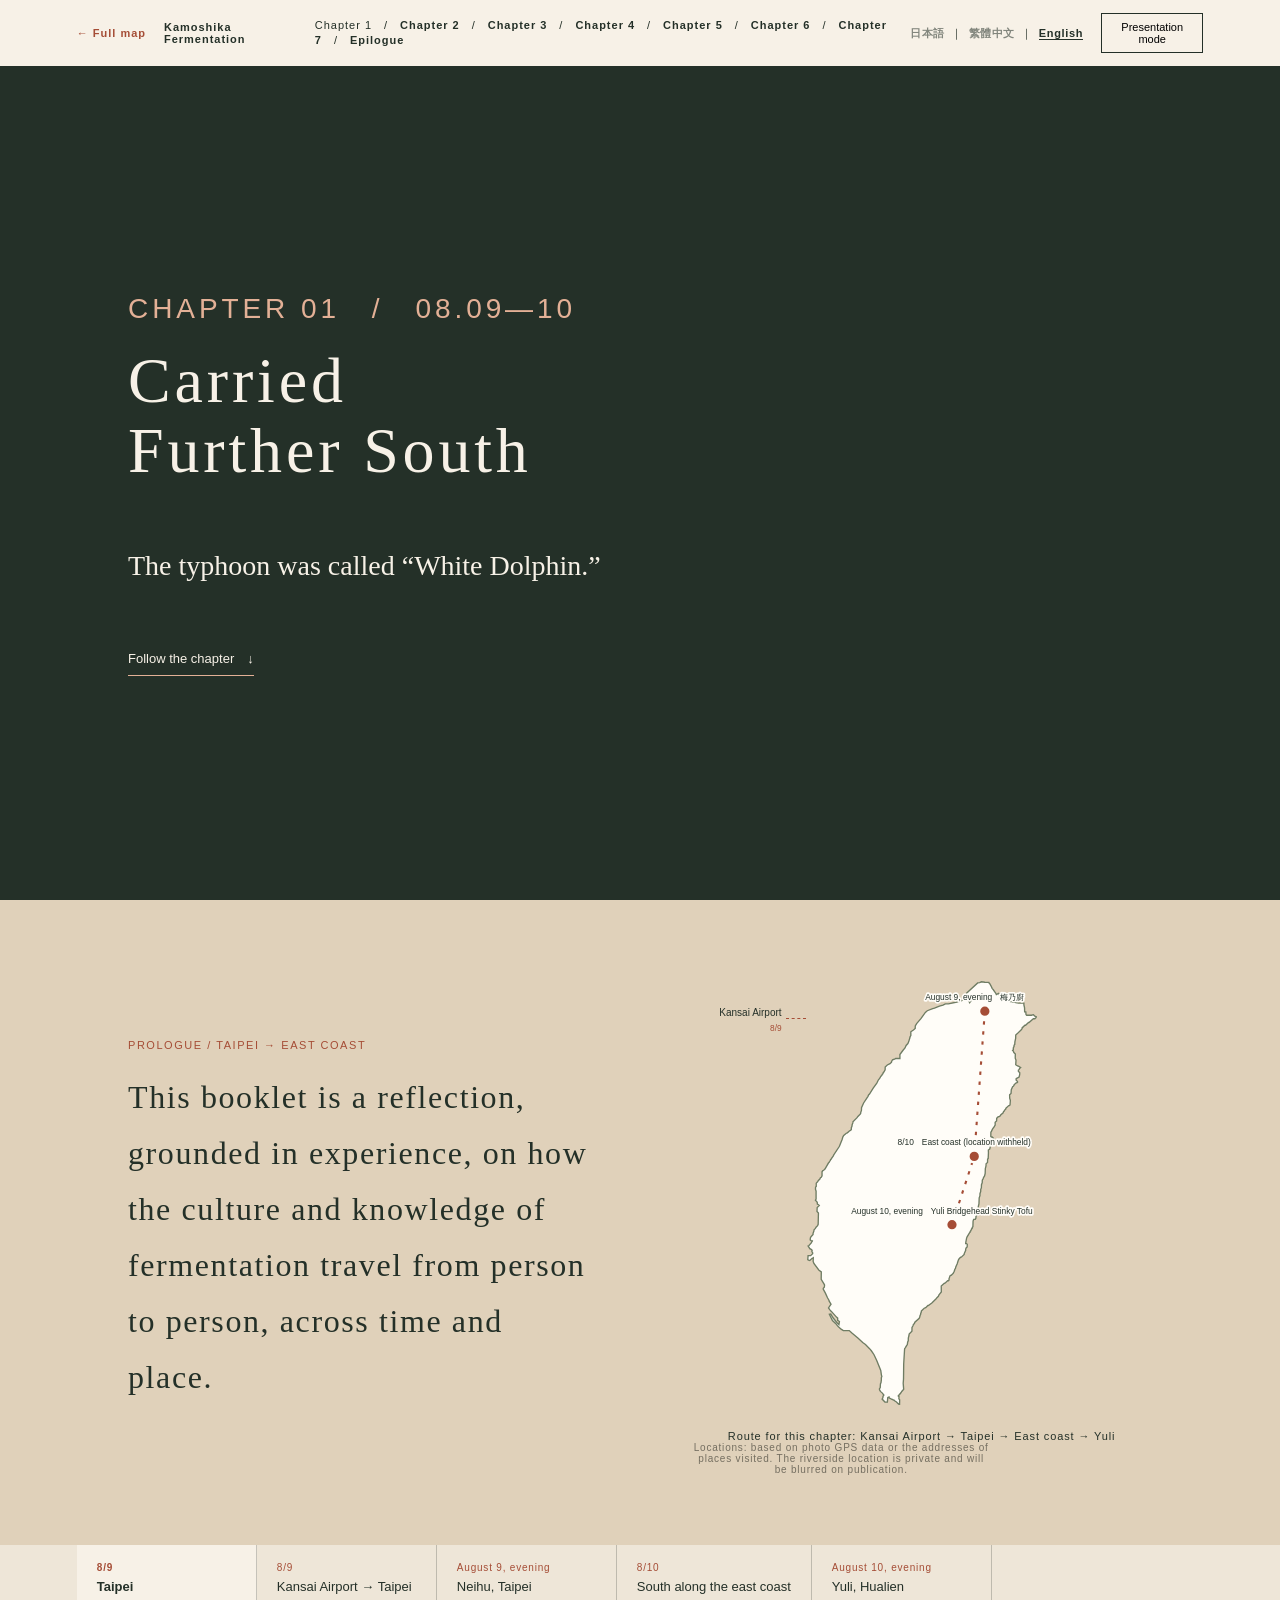
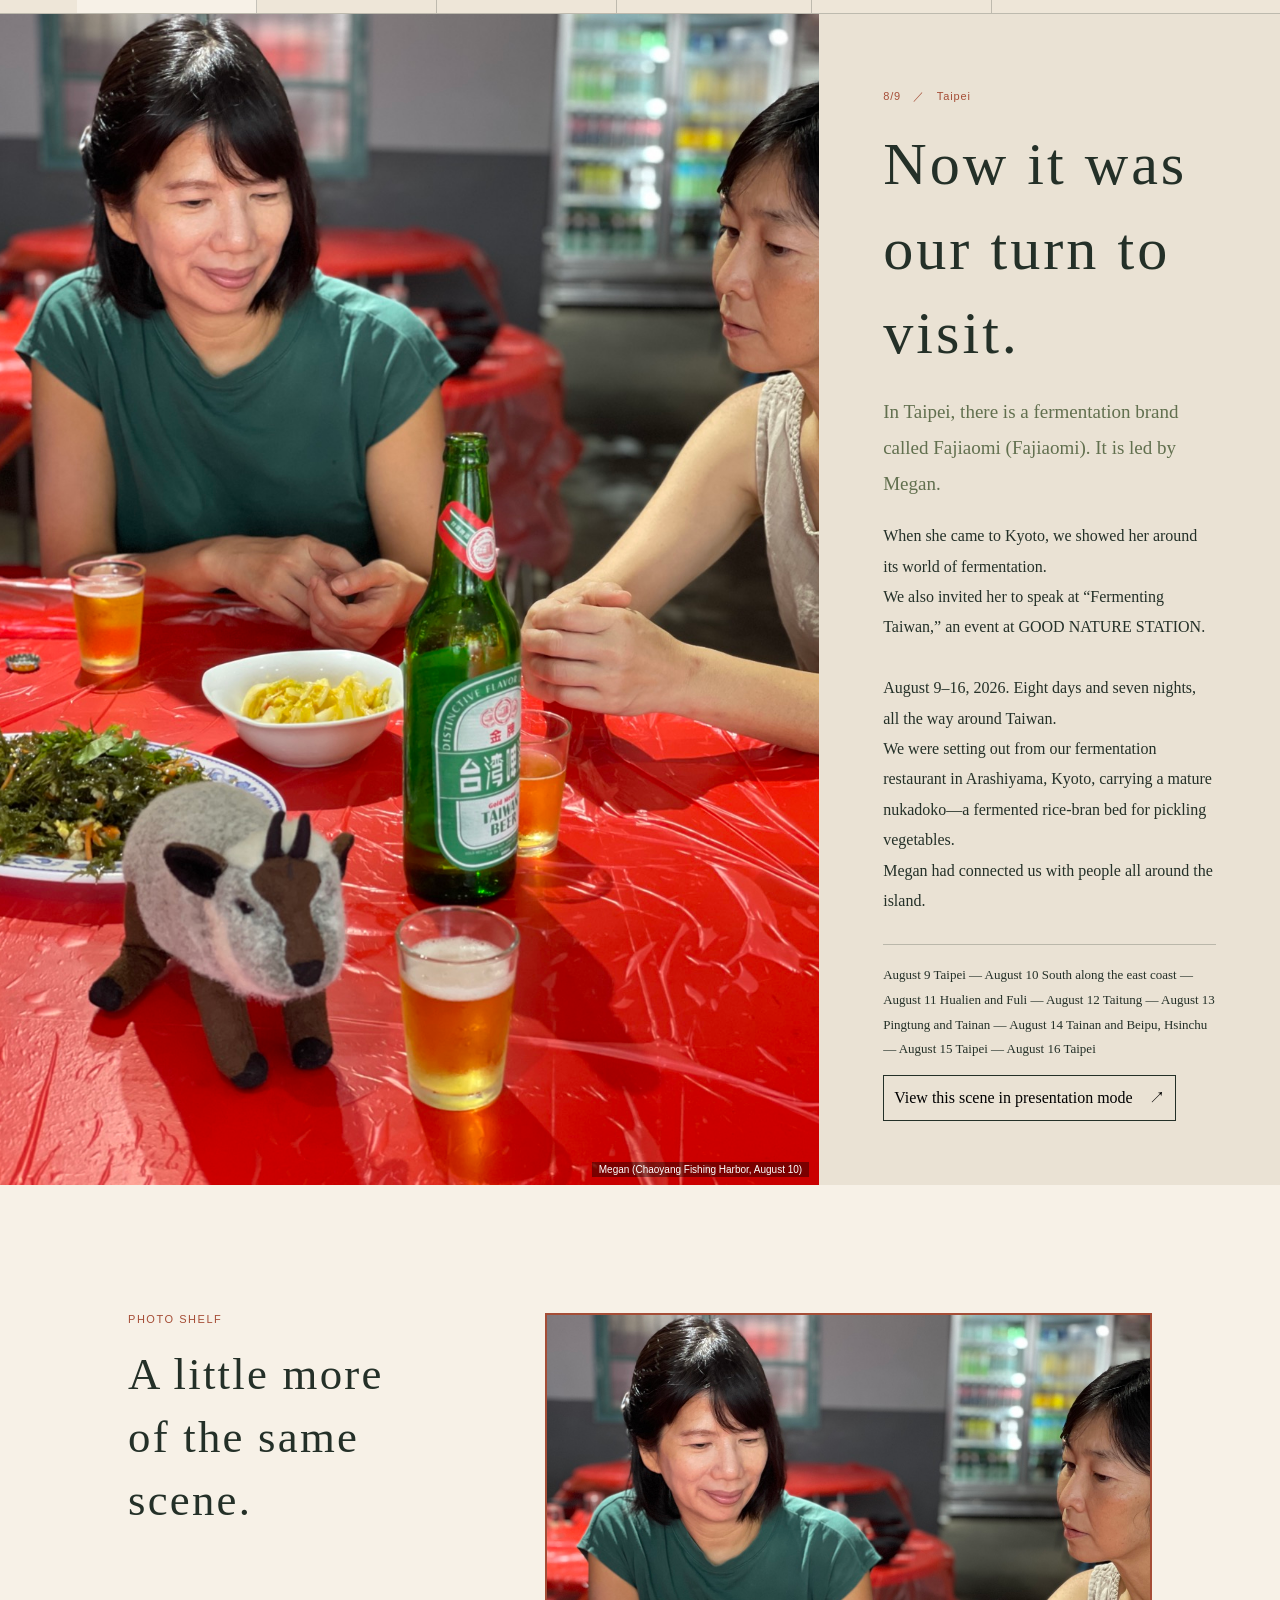
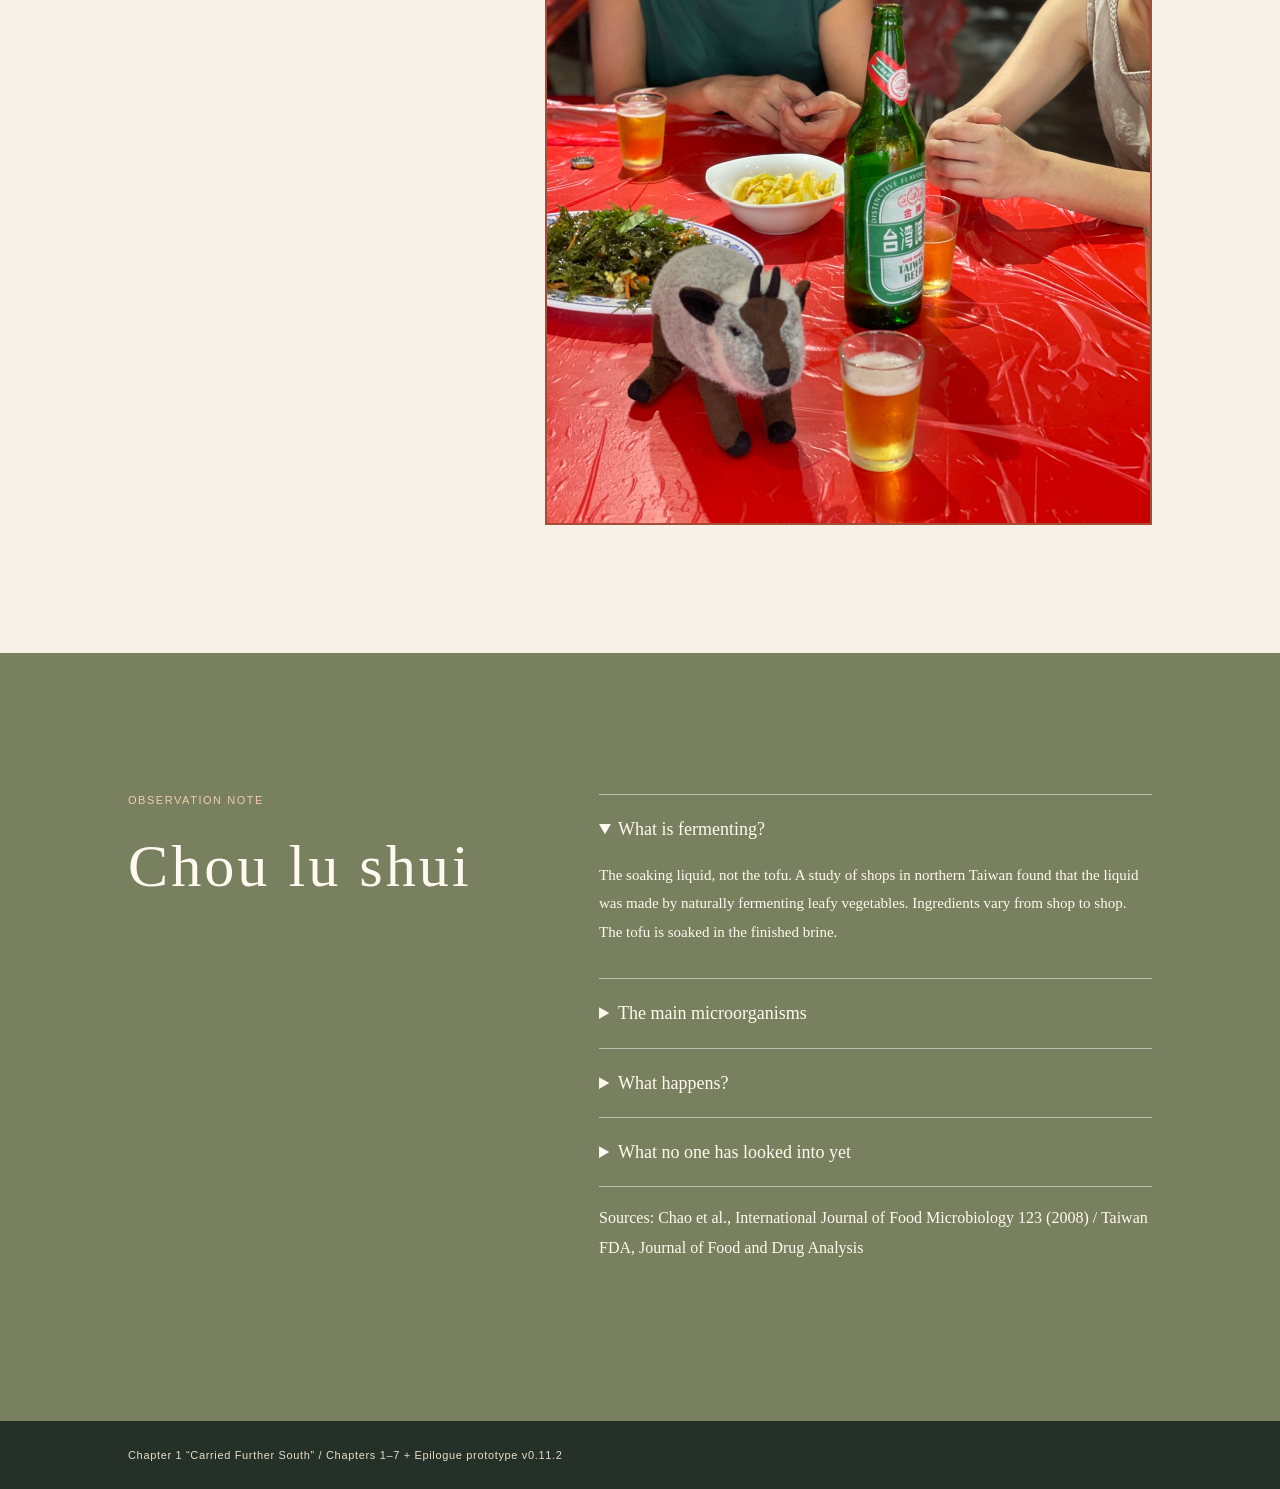
<file: index.html>
<!doctype html>
<html lang="ja">
<head>
  <meta charset="utf-8"><meta name="viewport" content="width=device-width,initial-scale=1">
  <title>第1章 南へ南へ運ばれていった｜台湾一周・発酵の旅</title>
  <link rel="stylesheet" href="styles.css"><style>.research-link[hidden]{display:none}.research-link{display:inline-block;margin-top:18px;padding-bottom:5px;border-bottom:1px solid #a54d36;color:#a54d36;font:12px "Hiragino Kaku Gothic ProN","Yu Gothic",sans-serif;letter-spacing:.05em;text-decoration:none}.note-anchor{display:block;position:relative;top:-20px}.route-map{min-height:365px}.map-canvas{position:relative;width:min(100%,252px);margin:0 auto}.map-canvas>img{display:block;width:100%;height:auto}.map-canvas>#route-overlay{position:absolute;inset:0;width:100%;height:100%;overflow:visible}.route-map .route-line{fill:none;stroke:#a54d36;stroke-width:2.5;stroke-dasharray:4 8}.route-map #route-points g{cursor:pointer}.route-map #route-points circle{fill:#a54d36;stroke:#fffdf8;stroke-width:3;transition:r .15s ease}.route-map #route-points g.active circle,.route-map #route-points g:focus circle{fill:#243028;r:10}.route-map #route-points text{fill:#243028;font:10px "Hiragino Kaku Gothic ProN","Yu Gothic",sans-serif;paint-order:stroke;stroke:#fffdf8;stroke-width:4;stroke-linejoin:round}.outside-start{position:absolute;top:8%;right:calc(100% + 14px);width:64px;color:#243028;font:10px/1.45 "Hiragino Kaku Gothic ProN","Yu Gothic",sans-serif;text-align:right}.outside-start:after{content:"";position:absolute;top:12px;left:calc(100% + 4px);width:20px;border-top:1px dashed #a54d36}.outside-start small{color:#a54d36}.route-map .route-caption{margin:14px 0 0;font-size:11px;letter-spacing:.08em;text-align:center}.route-source{margin:8px auto 0;max-width:300px;color:#756f61;font-size:10px;line-height:1.6;text-align:center}</style>
</head>
<body>
  <header class="header"><a href="journey-index.html">発酵食堂カモシカ</a><span>第1章　/　<a href="chapter-02.html">第2章</a>　/　<a href="chapter-03.html">第3章</a>　/　<a href="chapter-04.html">第4章</a>　/　<a href="chapter-05.html">第5章</a>　/　<a href="chapter-06.html">第6章</a>　/　<a href="chapter-07.html">第7章</a>　/　<a href="epilogue.html">終章</a></span><button id="present">発表モード</button></header>
  <main id="top">
    <section class="opening"><p class="eyebrow">CHAPTER 01　/　08.09—10</p><h1>南へ南へ<br>運ばれていった</h1><p>台風の名前は「白海豚」だった。</p><a href="#chapter">章をたどる　↓</a></section>
    <section class="chapter-intro" id="chapter"><div><p class="eyebrow">PROLOGUE / TAIPEI → EAST COAST</p><h2>この冊子は、発酵文化や知恵が、人から人へ、時間と場所を超えて渡っていく仕組みについての、体感的考察である。</h2></div><div class="route route-map" aria-label="第1章の旅程地図"><div class="map-canvas"><img src="images/taiwan-white-map.svg" alt="台湾本島の白地図"><svg id="route-overlay" viewBox="0 0 300 530" aria-hidden="true"><path class="route-line" id="route-line"></path><g id="route-points"></g></svg><span class="outside-start">関西空港<br><small>8/9</small></span></div><p class="route-caption">この章の旅程　関西空港 → 台北 → 東海岸 → 玉里</p><p class="route-source">地点：写真GPSまたは施設所在地に基づく。川辺は私的な位置情報として公開時にぼかす。</p></div></section>
    <nav class="moment-nav" id="moment-nav" aria-label="第1章の場面を選ぶ"></nav>
    <section class="moment" id="moment" aria-live="polite"><figure id="hero-photo"></figure><div class="moment-text"><p class="meta" id="meta"></p><h2 id="title"></h2><p class="lead" id="lead"></p><p id="text"></p><a class="research-link" id="research-link" href="#observation-note" hidden>臭豆腐の観察ノートをひらく　↓</a><p class="caption-note" id="caption-note"></p><button id="moment-present">この場面を発表モードで見る　↗</button></div></section>
    <section class="photo-shelf"><div><p class="eyebrow">PHOTO SHELF</p><h2>同じ場面を、<br>もう少し見る。</h2></div><div class="thumbnails" id="thumbnails" aria-label="写真を選ぶ"></div></section>
    <section class="note-section"><div class="note-heading"><p class="eyebrow">OBSERVATION NOTE</p><h2>臭滷水<br>発酵した漬け汁のこと</h2><p>旅の本文とは別に、事実と未解明なことを分けて残す。</p></div><div class="note-body"><details open><summary>何が発酵しているか</summary><p>臭豆腐用の「臭滷水」そのもの。研究には、葉野菜を自然発酵させた滷水や、複数の食材を含むモデル滷水がある。豆腐はこの発酵済み滷水に浸漬される。</p></details><details><summary>何が起きているか</summary><p>臭滷水には乳酸発酵だけでなく、タンパク質・含窒素化合物の分解が関わる。製法や微生物相は、原料・地域・製造所ごとに異なる。</p></details><details><summary>今回、わかっていないこと</summary><p>花蓮・玉里で食べた臭滷水そのものの微生物組成は測定していない。別地域の研究結果を、その店の菌としては扱わない。</p></details><details><summary>出典をひらく</summary><p>Chao et al., “Diversity of lactic acid bacteria in fermented brines used to make stinky tofu.” <em>International Journal of Food Microbiology</em> 123 (2008)。</p></details></div></section>
    <span id="observation-note" class="note-anchor" aria-hidden="true"></span>
  </main>
  <div class="presentation" id="presentation" hidden><button id="close-presentation">×　通常表示へ</button><button id="previous">←</button><figure id="presentation-photo"></figure><div><p id="presentation-meta"></p><h2 id="presentation-title"></h2><p id="presentation-text"></p></div><button id="next">→</button></div>
  <footer>第1章「南へ南へ運ばれていった」 / 第1—7章＋終章プロトタイプ v0.11.2</footer>
  <script src="chapter-data.js"></script><script src="gallery-extras.js"></script><script src="i18n/lang.js"></script><script src="script.js"></script><script src="v06-copy.js"></script>
</body>
</html>
</file>
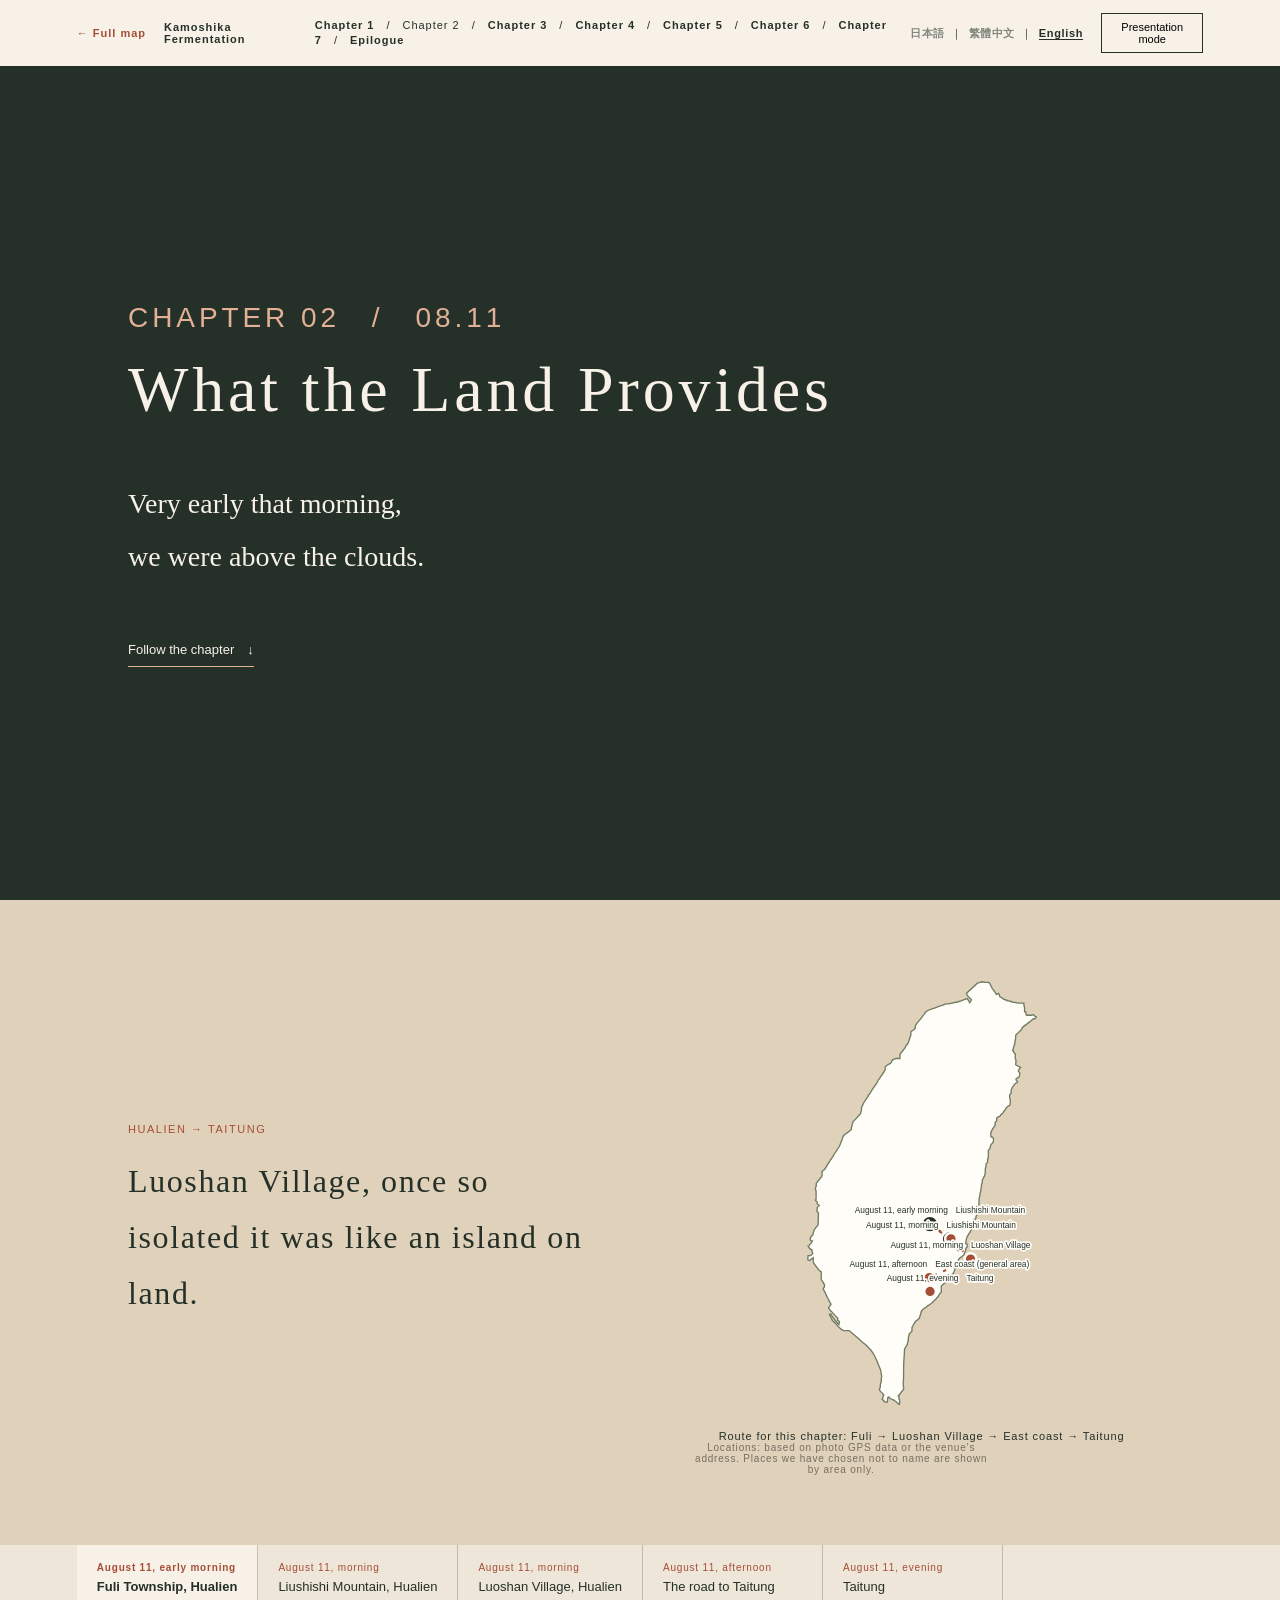
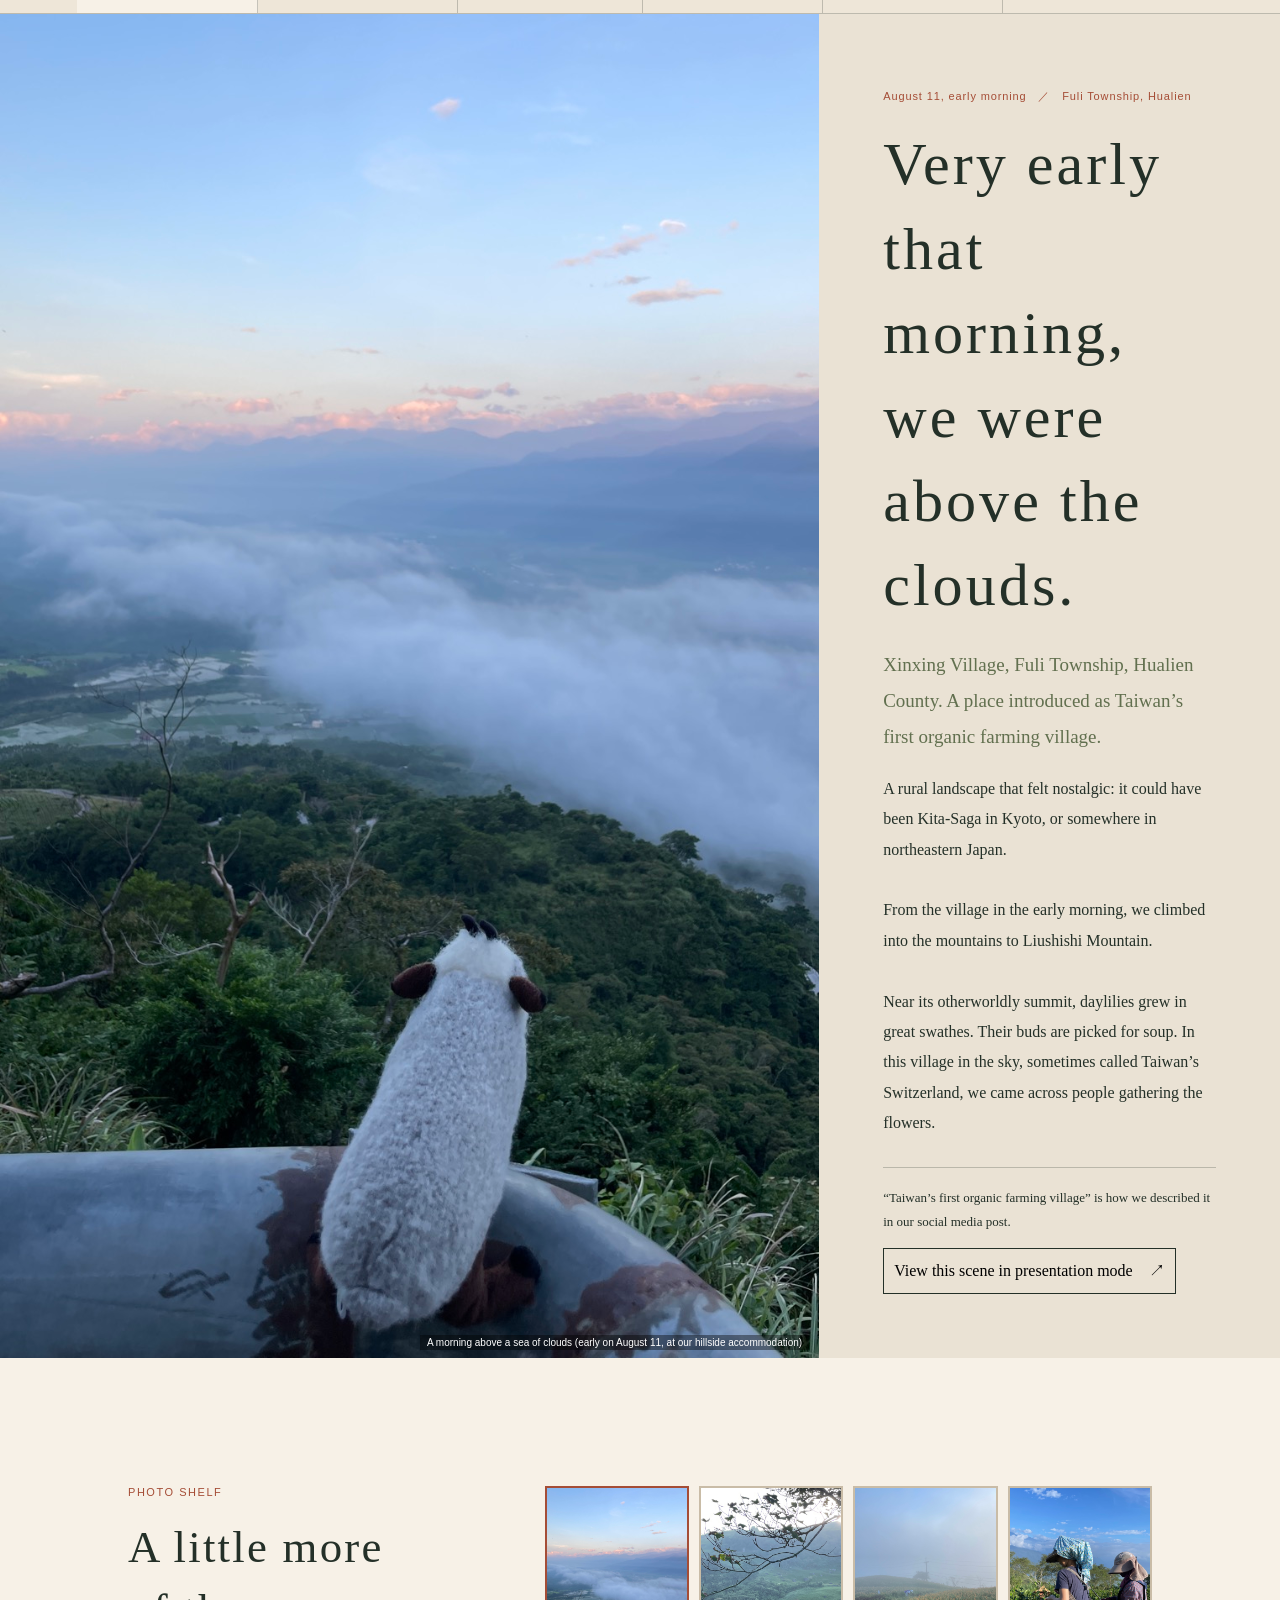
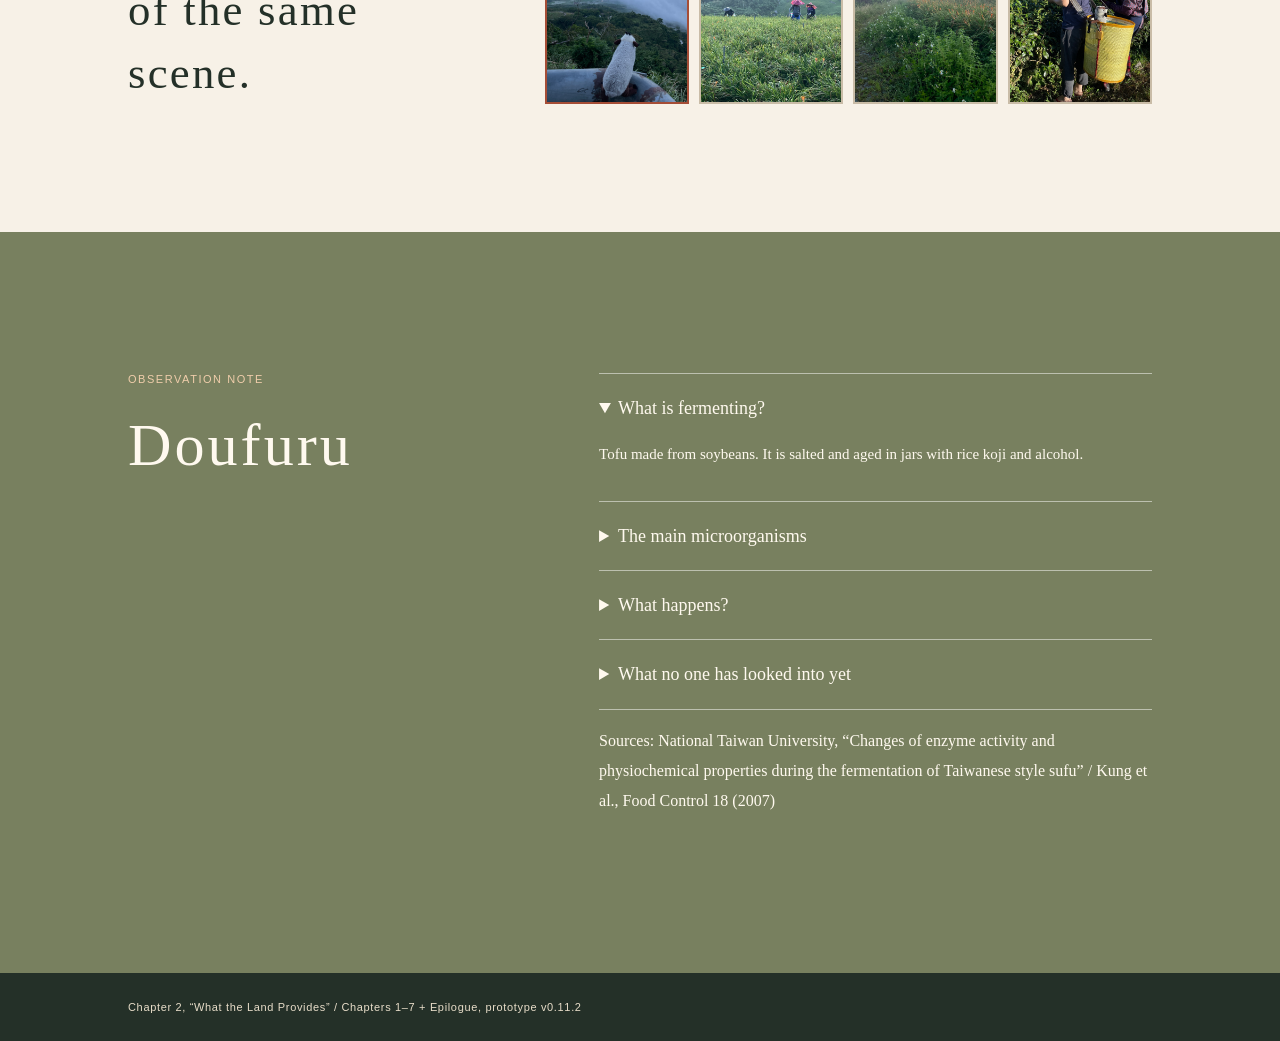
<file: chapter-02.html>
<!doctype html>
<html lang="ja">
<head>
  <meta charset="utf-8"><meta name="viewport" content="width=device-width,initial-scale=1">
  <title>第2章 土地にあるもので｜台湾一周・発酵の旅</title>
  <link rel="stylesheet" href="styles.css"><style>.research-link[hidden]{display:none}.research-link{display:inline-block;margin-top:18px;padding-bottom:5px;border-bottom:1px solid #a54d36;color:#a54d36;font:12px "Hiragino Kaku Gothic ProN","Yu Gothic",sans-serif;letter-spacing:.05em;text-decoration:none}.note-anchor{display:block;position:relative;top:-20px}.route-map{min-height:365px}.map-canvas{position:relative;width:min(100%,252px);margin:0 auto}.map-canvas>img{display:block;width:100%;height:auto}.map-canvas>#route-overlay{position:absolute;inset:0;width:100%;height:100%;overflow:visible}.route-map .route-line{fill:none;stroke:#a54d36;stroke-width:2.5;stroke-dasharray:4 8}.route-map #route-points g{cursor:pointer}.route-map #route-points circle{fill:#a54d36;stroke:#fffdf8;stroke-width:3;transition:r .15s ease}.route-map #route-points g.active circle,.route-map #route-points g:focus circle{fill:#243028;r:10}.route-map #route-points text{fill:#243028;font:10px "Hiragino Kaku Gothic ProN","Yu Gothic",sans-serif;paint-order:stroke;stroke:#fffdf8;stroke-width:4;stroke-linejoin:round}.outside-start{position:absolute;top:8%;right:calc(100% + 14px);width:64px;color:#243028;font:10px/1.45 "Hiragino Kaku Gothic ProN","Yu Gothic",sans-serif;text-align:right}.outside-start:after{content:"";position:absolute;top:12px;left:calc(100% + 4px);width:20px;border-top:1px dashed #a54d36}.outside-start small{color:#a54d36}.route-map .route-caption{margin:14px 0 0;font-size:11px;letter-spacing:.08em;text-align:center}.route-source{margin:8px auto 0;max-width:300px;color:#756f61;font-size:10px;line-height:1.6;text-align:center}</style>
</head>
<body>
  <header class="header"><a href="journey-index.html">発酵食堂カモシカ</a><span><a href="index.html">第1章</a>　/　第2章　/　<a href="chapter-03.html">第3章</a>　/　<a href="chapter-04.html">第4章</a>　/　<a href="chapter-05.html">第5章</a>　/　<a href="chapter-06.html">第6章</a>　/　<a href="chapter-07.html">第7章</a>　/　<a href="epilogue.html">終章</a></span><button id="present">発表モード</button></header>
  <main id="top">
    <section class="opening"><p class="eyebrow">CHAPTER 02　/　08.11</p><h1>土地にあるもので</h1><p>結構な早朝、<br>私たちは雲の上にいた。</p><a href="#chapter">章をたどる　↓</a></section>
    <section class="chapter-intro" id="chapter"><div><p class="eyebrow">HUALIEN → TAITUNG</p><h2>昔は陸の孤島だったという羅山村。</h2></div><div class="route route-map" aria-label="第2章の旅程地図"><div class="map-canvas"><img src="images/taiwan-white-map.svg" alt="台湾本島の白地図"><svg id="route-overlay" viewBox="0 0 300 530" aria-hidden="true"><path class="route-line" id="route-line"></path><g id="route-points"></g></svg></div><p class="route-caption">この章の旅程　富里 → 羅山村 → 東海岸 → 台東</p><p class="route-source">地点：写真GPSまたは施設所在地に基づく。非公開の訪問先は地域表示に留める。</p></div></section>
    <nav class="moment-nav" id="moment-nav" aria-label="第2章の場面を選ぶ"></nav>
    <section class="moment" id="moment" aria-live="polite"><figure id="hero-photo"></figure><div class="moment-text"><p class="meta" id="meta"></p><h2 id="title"></h2><p class="lead" id="lead"></p><p id="text"></p><a class="research-link" id="research-link" href="#observation-note" hidden>豆腐乳の観察ノートをひらく　↓</a><p class="caption-note" id="caption-note"></p><button id="moment-present">この場面を発表モードで見る　↗</button></div></section>
    <section class="photo-shelf"><div><p class="eyebrow">PHOTO SHELF</p><h2>同じ場面を、<br>もう少し見る。</h2></div><div class="thumbnails" id="thumbnails" aria-label="写真を選ぶ"></div></section>
    <section class="note-section"><div class="note-heading"><p class="eyebrow">OBSERVATION NOTE</p><h2>豆腐乳<br>豆腐が保存食になるまで</h2><p>旅の本文とは別に、事実と未解明なことを分けて残す。</p></div><div class="note-body"><details open><summary>何が発酵しているか</summary><p>大豆から作った豆腐。塩漬けにし、米麹や酒と一緒に瓶で熟成させる。今回の現地例は、泥火山の水で固めた豆腐から始まる。</p></details><details><summary>何が起きているか</summary><p>麹の酵素が、豆腐のたんぱく質・脂肪・でんぷんをほどいていく。研究では遊離アミノ酸が増え、熟成とともにアルコールやエステルの香りも増える。</p></details><details><summary>今回、わかっていないこと</summary><p>泥火山由来の凝固剤を使った豆腐乳が、通常の豆腐乳と微生物や代謝でどう異なるかは、今回確認できていない。</p></details><details><summary>出典をひらく</summary><p>National Taiwan University, “Changes of enzyme activity and physiochemical properties during the fermentation of Taiwanese style sufu”／Kung et al., <em>Food Control</em> 18 (2007)。</p></details></div></section>
    <span id="observation-note" class="note-anchor" aria-hidden="true"></span>
  </main>
  <div class="presentation" id="presentation" hidden><button id="close-presentation">×　通常表示へ</button><button id="previous">←</button><figure id="presentation-photo"></figure><div><p id="presentation-meta"></p><h2 id="presentation-title"></h2><p id="presentation-text"></p></div><button id="next">→</button></div>
  <footer>第2章「土地にあるもので」 / 第1—7章＋終章プロトタイプ v0.11.2</footer>
  <script src="chapter-02-data.js"></script><script src="gallery-extras.js"></script><script src="i18n/lang.js"></script><script src="script.js"></script><script src="v06-copy.js"></script>
</body>
</html>
</file>
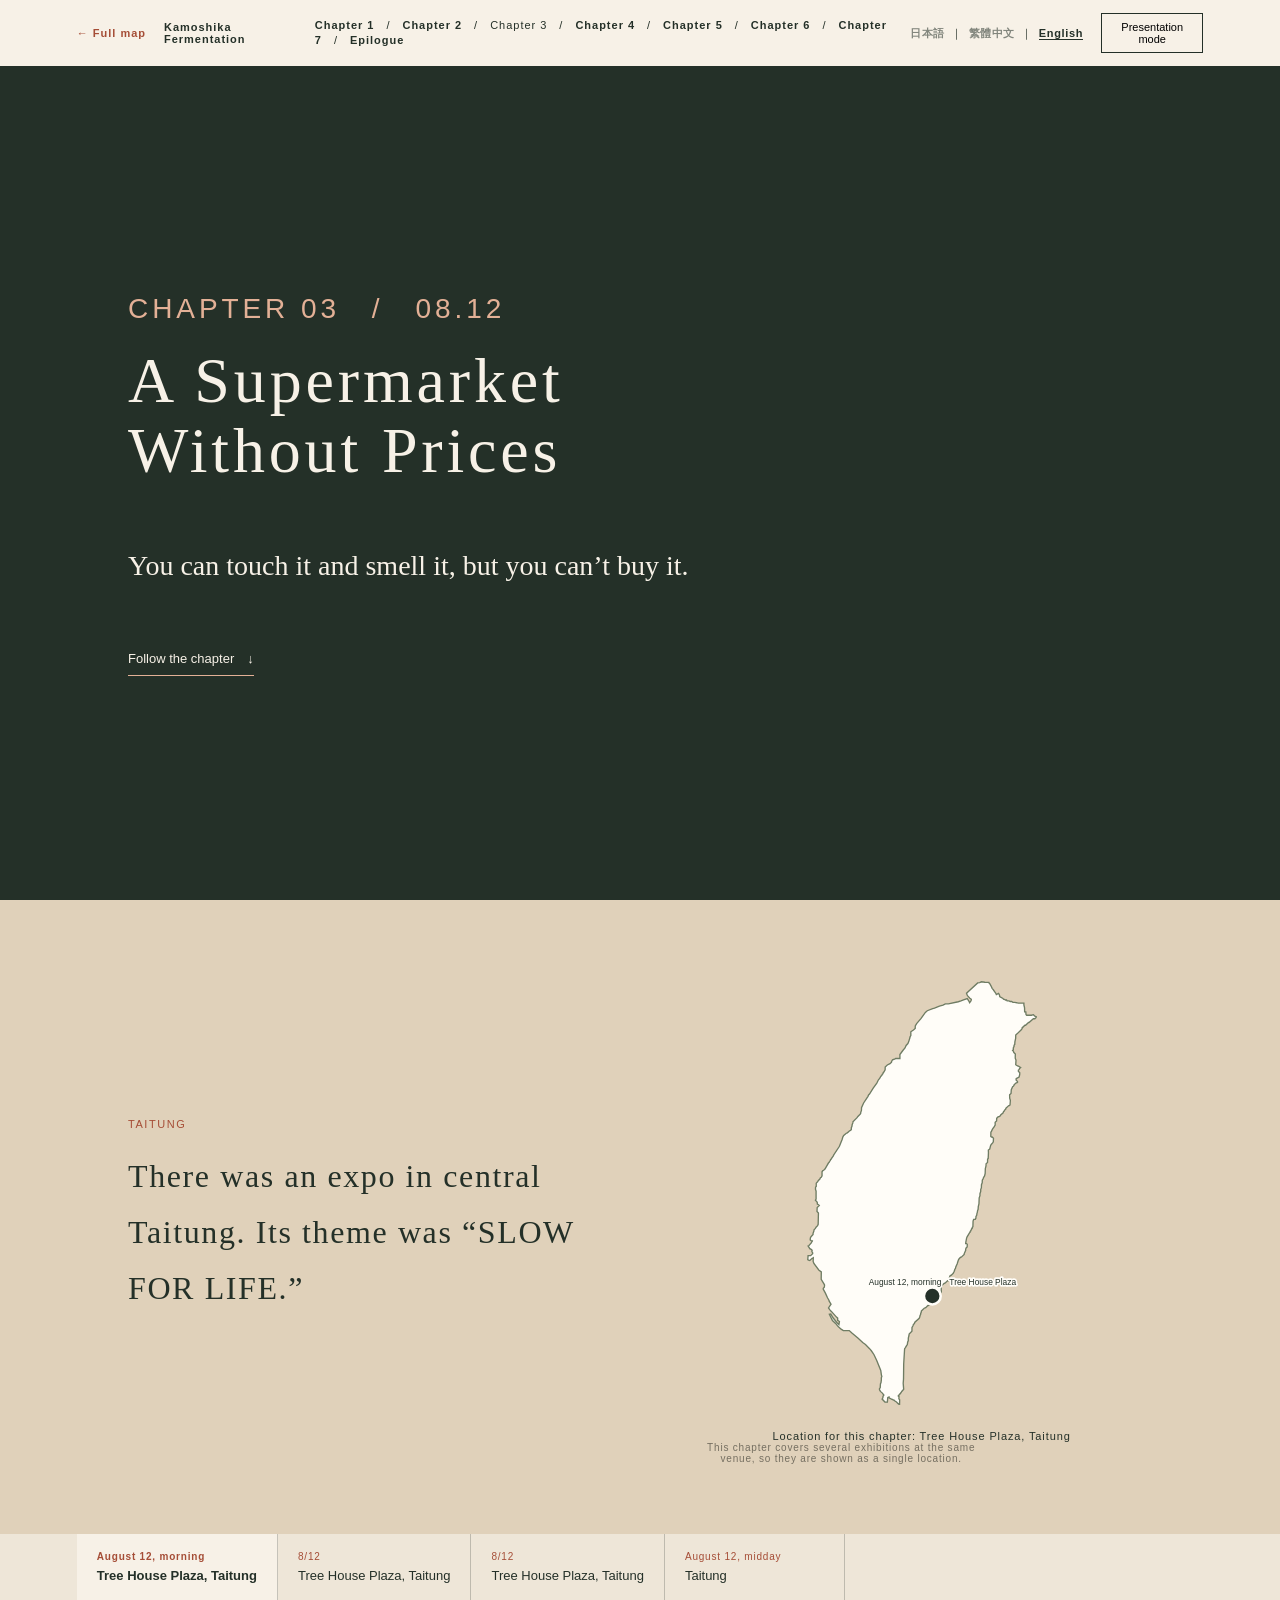
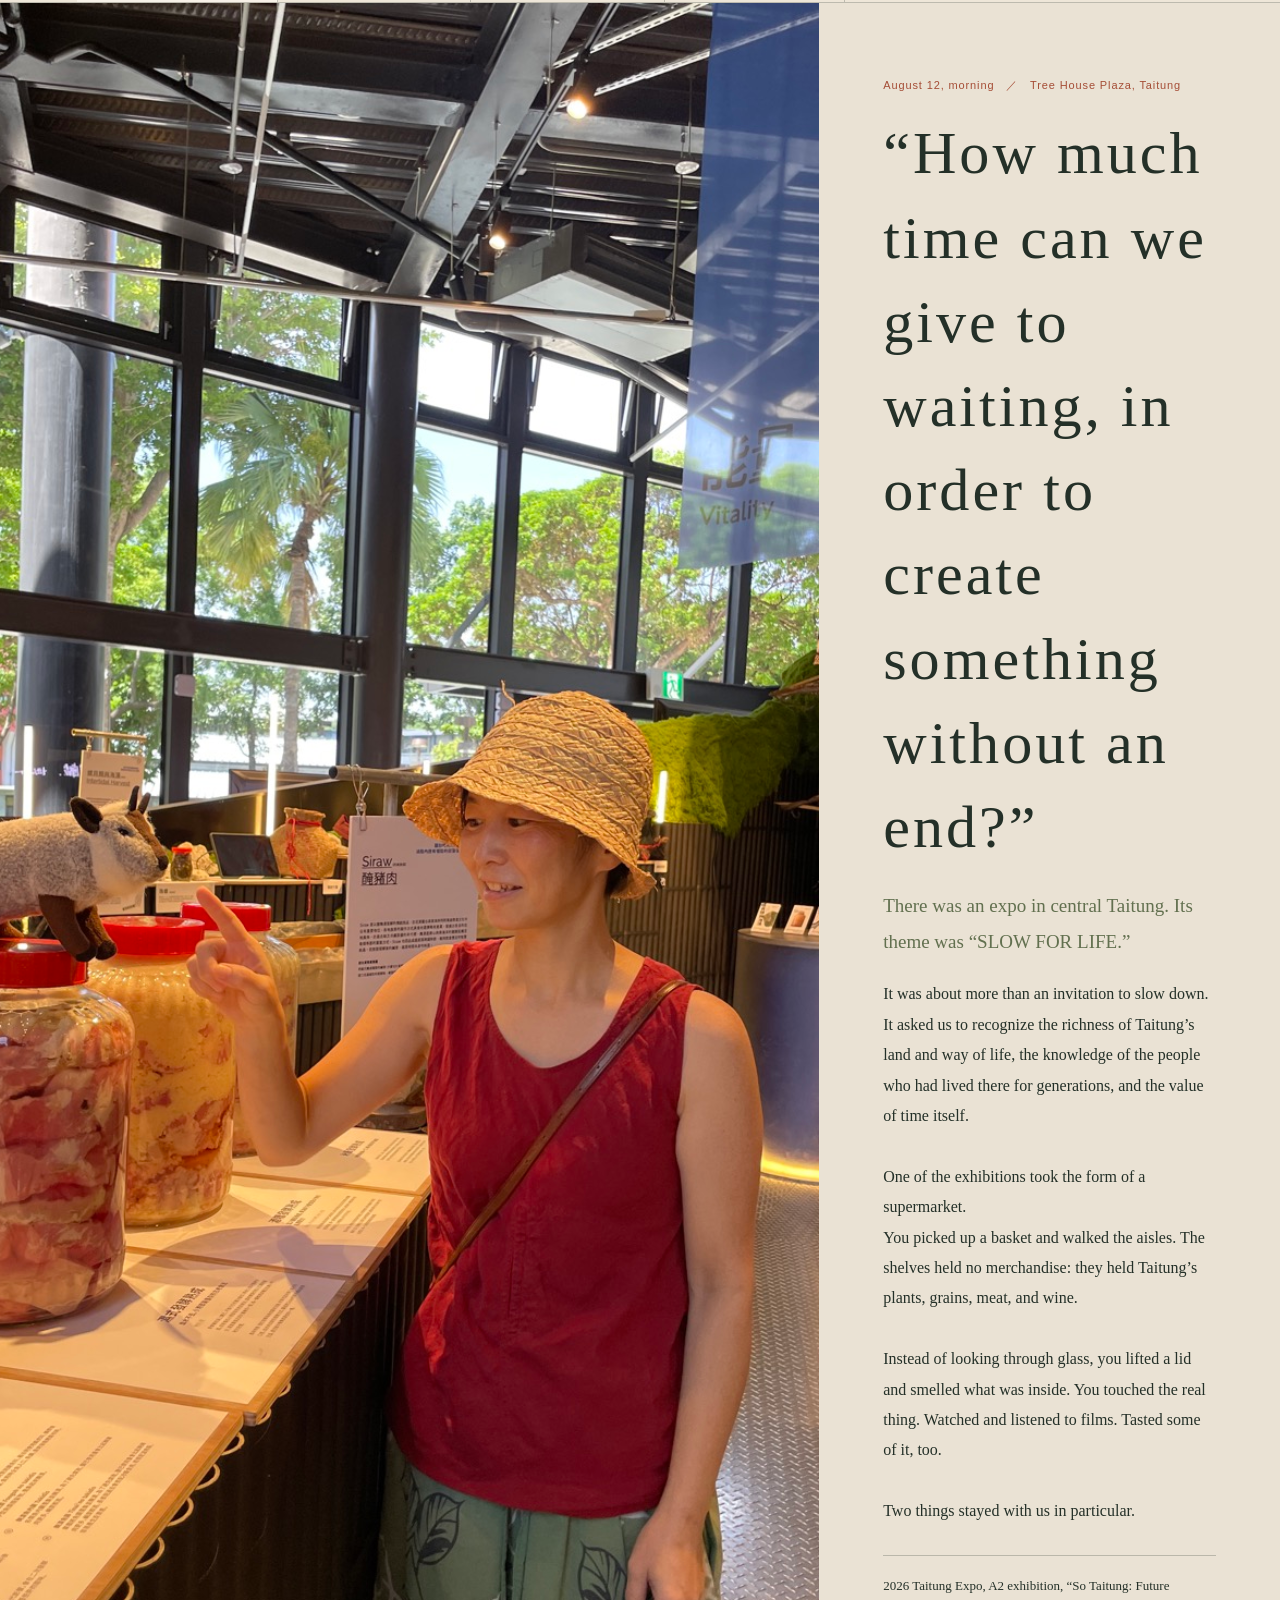
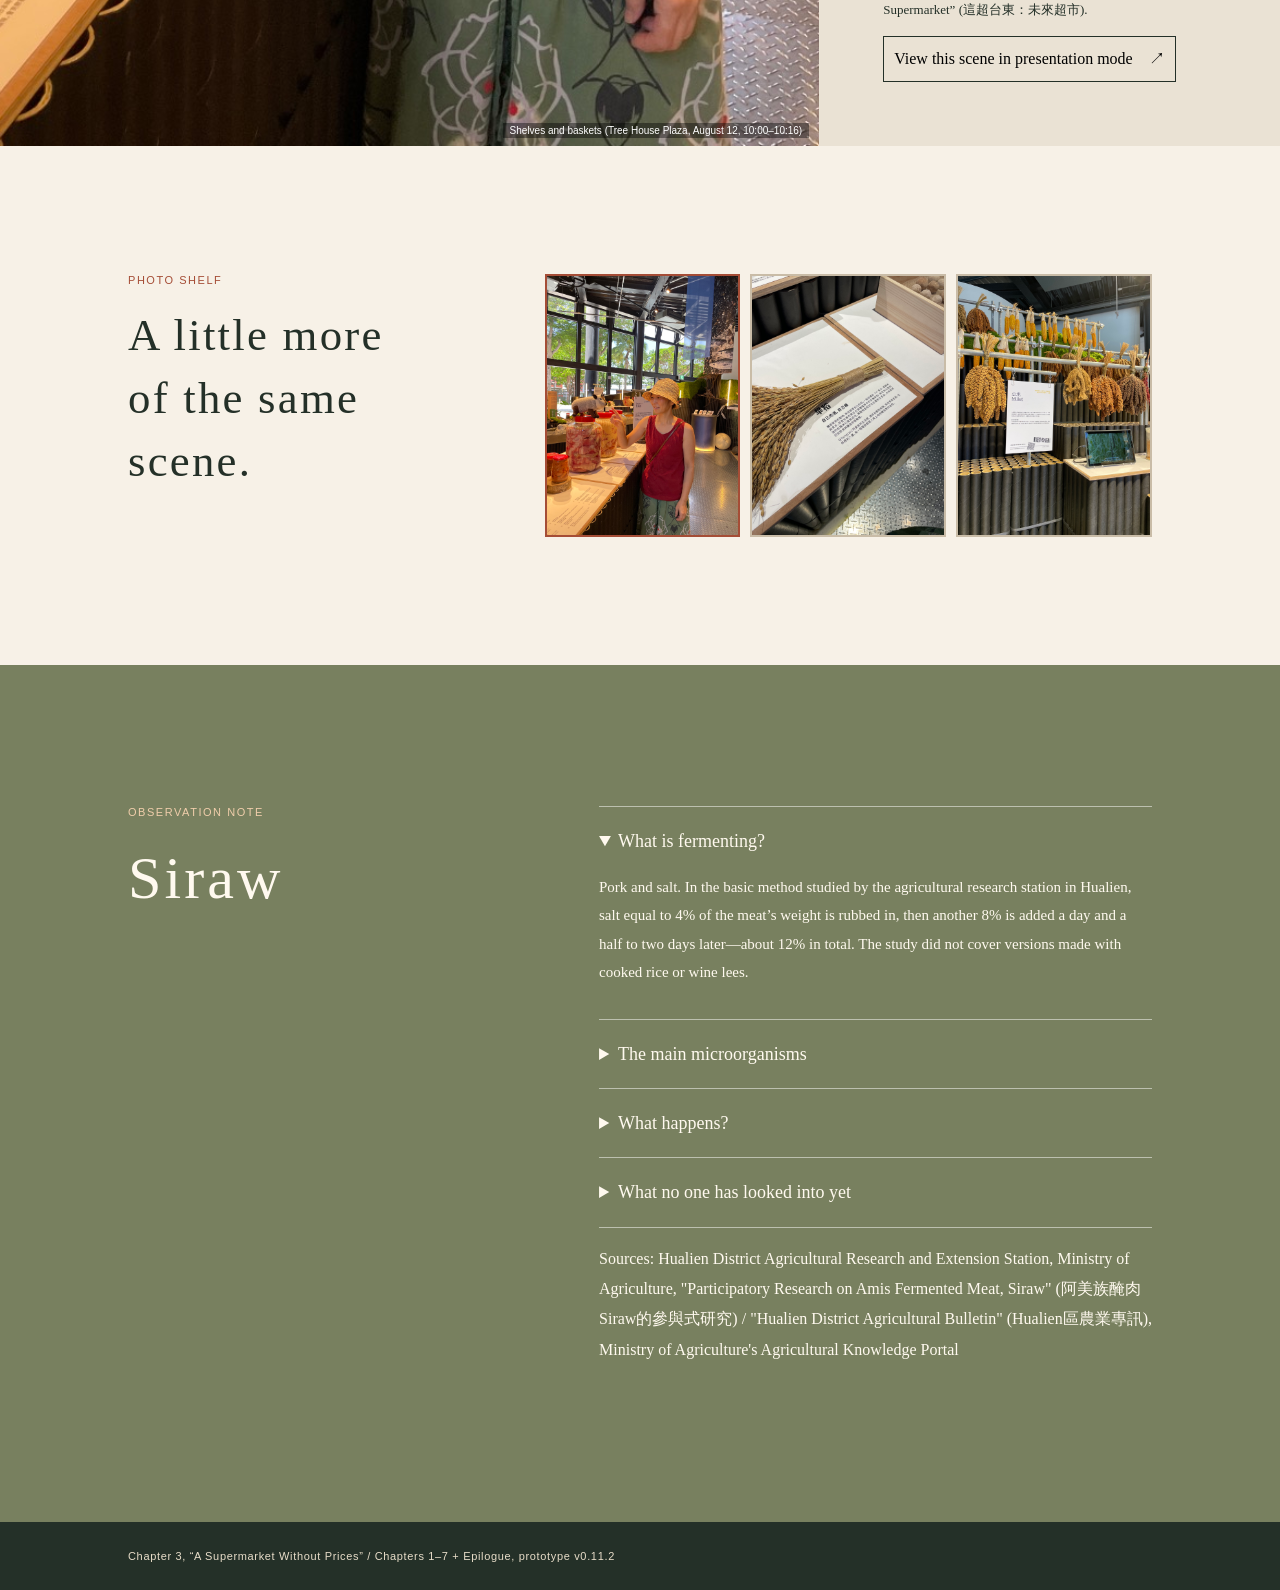
<file: chapter-03.html>
<!doctype html>
<html lang="ja">
<head>
  <meta charset="utf-8"><meta name="viewport" content="width=device-width,initial-scale=1">
  <title>第3章 値段のないスーパー｜台湾一周・発酵の旅</title>
  <link rel="stylesheet" href="styles.css"><style>.research-link[hidden]{display:none}.research-link{display:inline-block;margin-top:18px;padding-bottom:5px;border-bottom:1px solid #a54d36;color:#a54d36;font:12px "Hiragino Kaku Gothic ProN","Yu Gothic",sans-serif;letter-spacing:.05em;text-decoration:none}.note-anchor{display:block;position:relative;top:-20px}.route-map{min-height:365px}.map-canvas{position:relative;width:min(100%,252px);margin:0 auto}.map-canvas>img{display:block;width:100%;height:auto}.map-canvas>#route-overlay{position:absolute;inset:0;width:100%;height:100%;overflow:visible}.route-map .route-line{fill:none;stroke:#a54d36;stroke-width:2.5;stroke-dasharray:4 8}.route-map #route-points g{cursor:pointer}.route-map #route-points circle{fill:#a54d36;stroke:#fffdf8;stroke-width:3;transition:r .15s ease}.route-map #route-points g.active circle,.route-map #route-points g:focus circle{fill:#243028;r:10}.route-map #route-points text{fill:#243028;font:10px "Hiragino Kaku Gothic ProN","Yu Gothic",sans-serif;paint-order:stroke;stroke:#fffdf8;stroke-width:4;stroke-linejoin:round}.outside-start{position:absolute;top:8%;right:calc(100% + 14px);width:64px;color:#243028;font:10px/1.45 "Hiragino Kaku Gothic ProN","Yu Gothic",sans-serif;text-align:right}.outside-start:after{content:"";position:absolute;top:12px;left:calc(100% + 4px);width:20px;border-top:1px dashed #a54d36}.outside-start small{color:#a54d36}.route-map .route-caption{margin:14px 0 0;font-size:11px;letter-spacing:.08em;text-align:center}.route-source{margin:8px auto 0;max-width:300px;color:#756f61;font-size:10px;line-height:1.6;text-align:center}</style>
</head>
<body>
  <header class="header"><a href="journey-index.html">発酵食堂カモシカ</a><span><a href="index.html">第1章</a>　/　<a href="chapter-02.html">第2章</a>　/　第3章　/　<a href="chapter-04.html">第4章</a>　/　<a href="chapter-05.html">第5章</a>　/　<a href="chapter-06.html">第6章</a>　/　<a href="chapter-07.html">第7章</a>　/　<a href="epilogue.html">終章</a></span><button id="present">発表モード</button></header>
  <main id="top">
    <section class="opening"><p class="eyebrow">CHAPTER 03　/　08.12</p><h1>値段のない<br>スーパー</h1><p>触れて嗅げるけど、買えない。</p><a href="#chapter">章をたどる　↓</a></section>
    <section class="chapter-intro" id="chapter"><div><p class="eyebrow">TAITUNG</p><h2>台東の街中で、博覧会をやっていた。コンセプトは「SLOW FOR LIFE」。</h2></div><div class="route route-map" aria-label="第3章の旅程地図"><div class="map-canvas"><img src="images/taiwan-white-map.svg" alt="台湾本島の白地図"><svg id="route-overlay" viewBox="0 0 300 530" aria-hidden="true"><path class="route-line" id="route-line"></path><g id="route-points"></g></svg></div><p class="route-caption">この章の場所　台東・樹屋廣場</p><p class="route-source">同じ会場の複数の展示を訪ねた章のため、地点は一つにまとめて表示。</p></div></section>
    <nav class="moment-nav" id="moment-nav" aria-label="第3章の場面を選ぶ"></nav>
    <section class="moment" id="moment" aria-live="polite"><figure id="hero-photo"></figure><div class="moment-text"><p class="meta" id="meta"></p><h2 id="title"></h2><p class="lead" id="lead"></p><p id="text"></p><a class="research-link" id="research-link" href="#observation-note" hidden>Sirawの観察ノートをひらく　↓</a><p class="caption-note" id="caption-note"></p><button id="moment-present">この場面を発表モードで見る　↗</button></div></section>
    <section class="photo-shelf"><div><p class="eyebrow">PHOTO SHELF</p><h2>同じ場面を、<br>もう少し見る。</h2></div><div class="thumbnails" id="thumbnails" aria-label="写真を選ぶ"></div></section>
    <section class="note-section"><div class="note-heading"><p class="eyebrow">OBSERVATION NOTE</p><h2>Siraw<br>塩と時間でつくる肉の保存食</h2><p>旅の本文とは別に、事実と未解明なことを分けて残す。</p></div><div class="note-body"><details open><summary>何が発酵しているか</summary><p>豚肉と塩。花蓮の農業改良場が調べた基本型では、肉の重さの4%の塩をまぶし、一日半から二日後にさらに8%。米飯や酒粕を加える型は、この研究では扱われていない。</p></details><details><summary>主な微生物と、起きていること</summary><p>乳酸菌。農業改良場はSirawそのものを測り、乳酸菌の発酵であることを確かめている。塩が適量だと乳酸菌が増え、酸ができて、ほかの菌が抑えられる。ただし、公開資料から属名までは確認できない。</p></details><details><summary>まだ誰も見に行っていないこと</summary><p>塩だけ、肉汁を残す、ご飯を加える、酒粕を加える。四つの作り分けで、菌や味がどう変わるのか。比較した研究は、今回確認できていない。</p></details><details><summary>出典をひらく</summary><p>農業部花蓮區農業改良場「阿美族醃肉Siraw的參與式研究」／農業部・農業知識入口網「花蓮區農業專訊」。</p></details></div></section>
    <span id="observation-note" class="note-anchor" aria-hidden="true"></span>
  </main>
  <div class="presentation" id="presentation" hidden><button id="close-presentation">×　通常表示へ</button><button id="previous">←</button><figure id="presentation-photo"></figure><div><p id="presentation-meta"></p><h2 id="presentation-title"></h2><p id="presentation-text"></p></div><button id="next">→</button></div>
  <footer>第3章「値段のないスーパー」 / 第1—7章＋終章プロトタイプ v0.11.2</footer>
  <script src="chapter-03-data.js"></script><script src="gallery-extras.js"></script><script src="i18n/lang.js"></script><script src="script.js"></script><script src="v06-copy.js"></script>
</body>
</html>
</file>
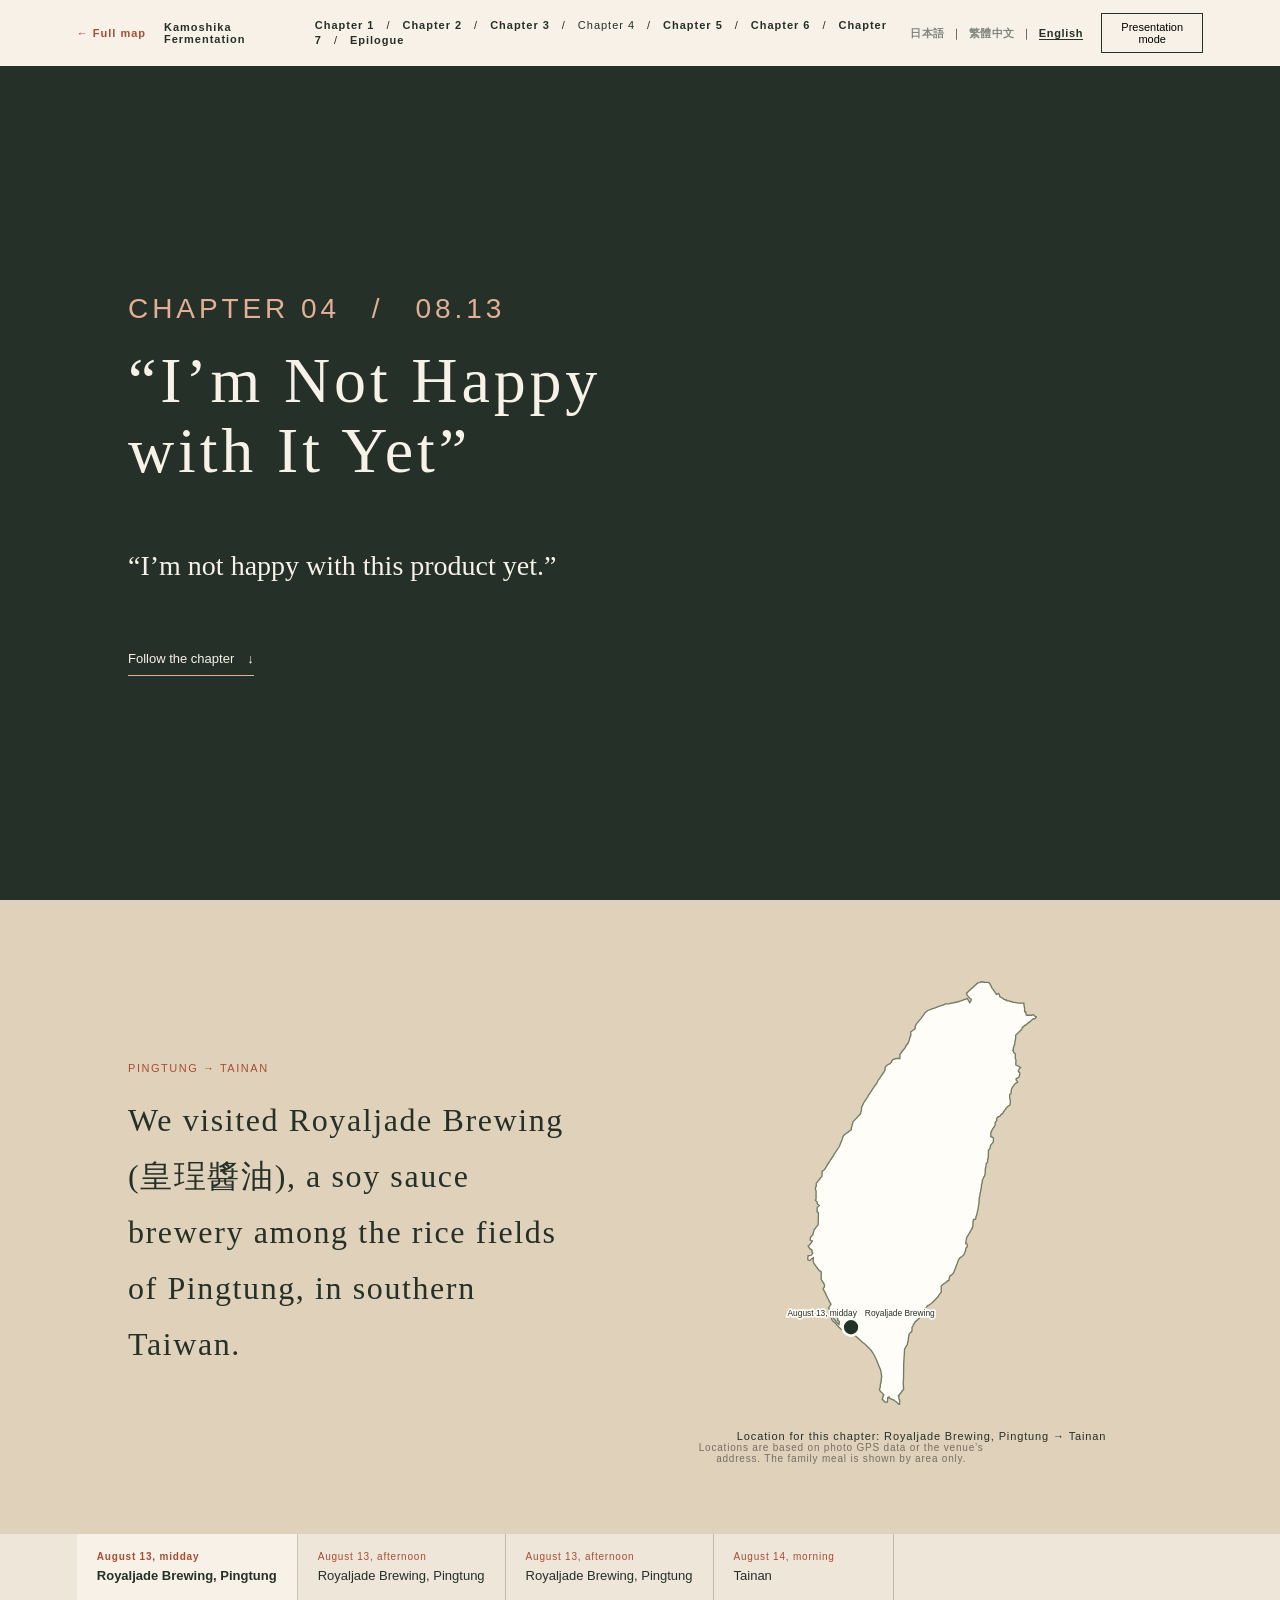
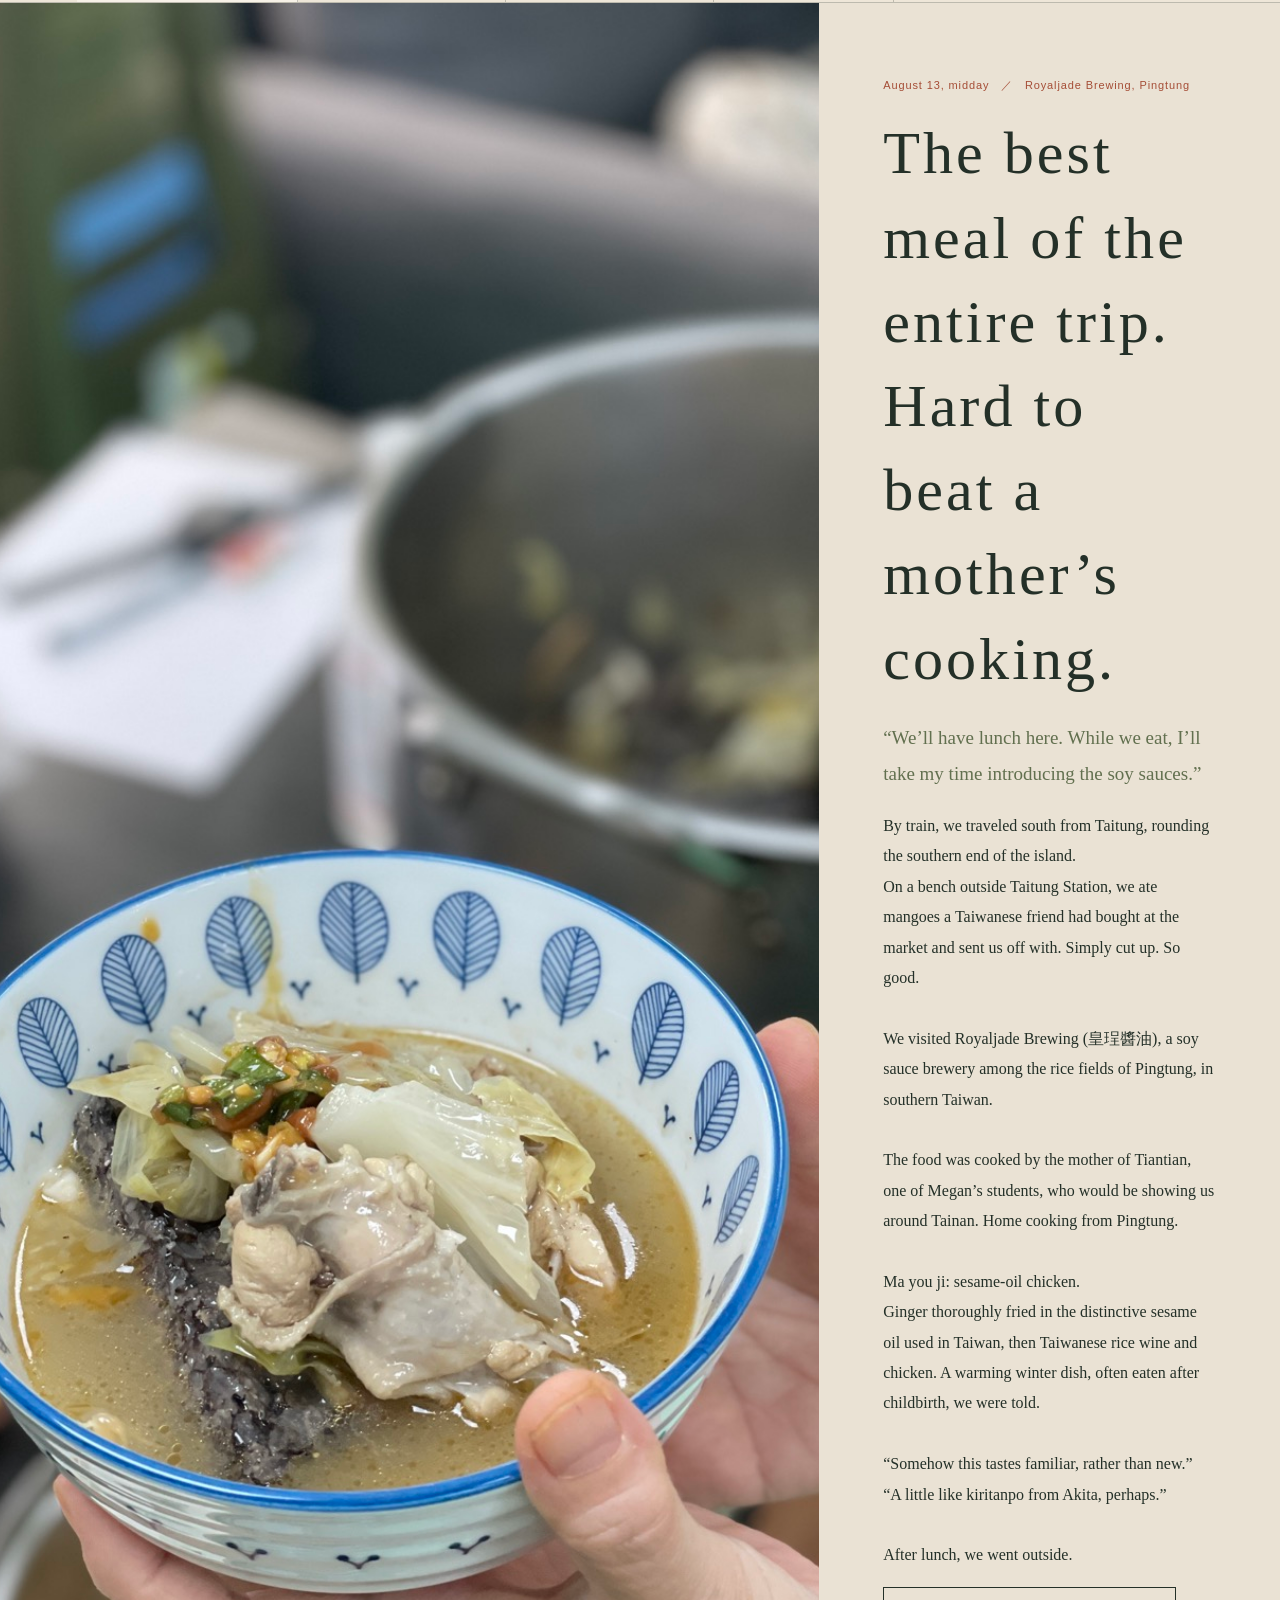
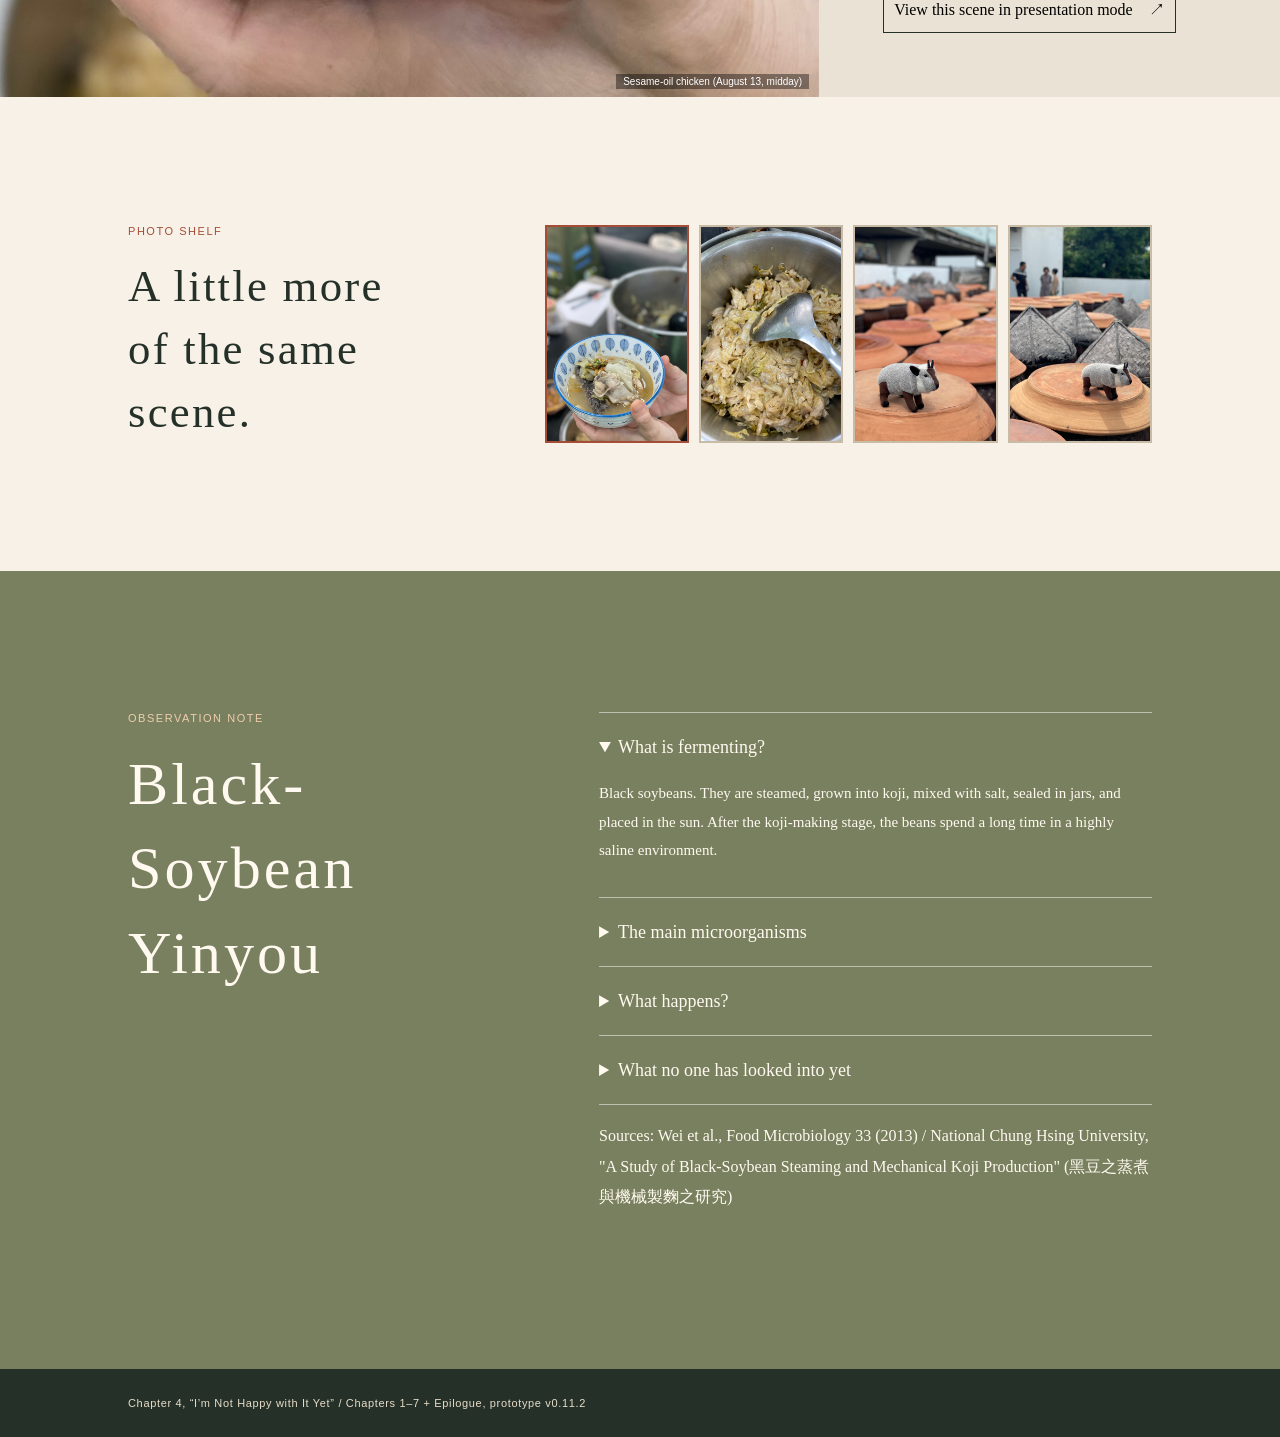
<file: chapter-04.html>
<!doctype html>
<html lang="ja">
<head>
  <meta charset="utf-8"><meta name="viewport" content="width=device-width,initial-scale=1">
  <title>第4章 まだ気に入っていません｜台湾一周・発酵の旅</title>
  <link rel="stylesheet" href="styles.css"><style>.research-link[hidden]{display:none}.research-link{display:inline-block;margin-top:18px;padding-bottom:5px;border-bottom:1px solid #a54d36;color:#a54d36;font:12px "Hiragino Kaku Gothic ProN","Yu Gothic",sans-serif;letter-spacing:.05em;text-decoration:none}.note-anchor{display:block;position:relative;top:-20px}.route-map{min-height:365px}.map-canvas{position:relative;width:min(100%,252px);margin:0 auto}.map-canvas>img{display:block;width:100%;height:auto}.map-canvas>#route-overlay{position:absolute;inset:0;width:100%;height:100%;overflow:visible}.route-map .route-line{fill:none;stroke:#a54d36;stroke-width:2.5;stroke-dasharray:4 8}.route-map #route-points g{cursor:pointer}.route-map #route-points circle{fill:#a54d36;stroke:#fffdf8;stroke-width:3;transition:r .15s ease}.route-map #route-points g.active circle,.route-map #route-points g:focus circle{fill:#243028;r:10}.route-map #route-points text{fill:#243028;font:10px "Hiragino Kaku Gothic ProN","Yu Gothic",sans-serif;paint-order:stroke;stroke:#fffdf8;stroke-width:4;stroke-linejoin:round}.outside-start{position:absolute;top:8%;right:calc(100% + 14px);width:64px;color:#243028;font:10px/1.45 "Hiragino Kaku Gothic ProN","Yu Gothic",sans-serif;text-align:right}.outside-start:after{content:"";position:absolute;top:12px;left:calc(100% + 4px);width:20px;border-top:1px dashed #a54d36}.outside-start small{color:#a54d36}.route-map .route-caption{margin:14px 0 0;font-size:11px;letter-spacing:.08em;text-align:center}.route-source{margin:8px auto 0;max-width:300px;color:#756f61;font-size:10px;line-height:1.6;text-align:center}</style>
</head>
<body>
  <header class="header"><a href="journey-index.html">発酵食堂カモシカ</a><span><a href="index.html">第1章</a>　/　<a href="chapter-02.html">第2章</a>　/　<a href="chapter-03.html">第3章</a>　/　第4章　/　<a href="chapter-05.html">第5章</a>　/　<a href="chapter-06.html">第6章</a>　/　<a href="chapter-07.html">第7章</a>　/　<a href="epilogue.html">終章</a></span><button id="present">発表モード</button></header>
  <main id="top">
    <section class="opening"><p class="eyebrow">CHAPTER 04　/　08.13</p><h1>まだ気に<br>入っていません</h1><p>「この製品は、まだ私は気に入っていません」</p><a href="#chapter">章をたどる　↓</a></section>
    <section class="chapter-intro" id="chapter"><div><p class="eyebrow">PINGTUNG → TAINAN</p><h2>台湾の南、屏東の田んぼのなかにある醤油蔵、皇珵醬油を訪ねました。</h2></div><div class="route route-map" aria-label="第4章の旅程地図"><div class="map-canvas"><img src="images/taiwan-white-map.svg" alt="台湾本島の白地図"><svg id="route-overlay" viewBox="0 0 300 530" aria-hidden="true"><path class="route-line" id="route-line"></path><g id="route-points"></g></svg></div><p class="route-caption">この章の場所　屏東・皇珵醬油 → 台南</p><p class="route-source">地点は写真GPSまたは施設所在地に基づく。家庭の食卓は地域表示に留める。</p></div></section>
    <nav class="moment-nav" id="moment-nav" aria-label="第4章の場面を選ぶ"></nav>
    <section class="moment" id="moment" aria-live="polite"><figure id="hero-photo"></figure><div class="moment-text"><p class="meta" id="meta"></p><h2 id="title"></h2><p class="lead" id="lead"></p><p id="text"></p><a class="research-link" id="research-link" href="#observation-note" hidden>黒豆蔭油の観察ノートをひらく　↓</a><p class="caption-note" id="caption-note"></p><button id="moment-present">この場面を発表モードで見る　↗</button></div></section>
    <section class="photo-shelf"><div><p class="eyebrow">PHOTO SHELF</p><h2>同じ場面を、<br>もう少し見る。</h2></div><div class="thumbnails" id="thumbnails" aria-label="写真を選ぶ"></div></section>
    <section class="note-section"><div class="note-heading"><p class="eyebrow">OBSERVATION NOTE</p><h2>Siraw<br>塩と時間でつくる肉の保存食</h2><p>旅の本文とは別に、事実と未解明なことを分けて残す。</p></div><div class="note-body"><details open><summary>何が発酵しているか</summary><p>豚肉と塩。花蓮の農業改良場が調べた基本型では、肉の重さの4%の塩をまぶし、一日半から二日後にさらに8%。米飯や酒粕を加える型は、この研究では扱われていない。</p></details><details><summary>主な微生物と、起きていること</summary><p>乳酸菌。農業改良場はSirawそのものを測り、乳酸菌の発酵であることを確かめている。塩が適量だと乳酸菌が増え、酸ができて、ほかの菌が抑えられる。ただし、公開資料から属名までは確認できない。</p></details><details><summary>まだ誰も見に行っていないこと</summary><p>塩だけ、肉汁を残す、ご飯を加える、酒粕を加える。四つの作り分けで、菌や味がどう変わるのか。比較した研究は、今回確認できていない。</p></details><details><summary>出典をひらく</summary><p>農業部花蓮區農業改良場「阿美族醃肉Siraw的參與式研究」／農業部・農業知識入口網「花蓮區農業專訊」。</p></details></div></section>
    <span id="observation-note" class="note-anchor" aria-hidden="true"></span>
  </main>
  <div class="presentation" id="presentation" hidden><button id="close-presentation">×　通常表示へ</button><button id="previous">←</button><figure id="presentation-photo"></figure><div><p id="presentation-meta"></p><h2 id="presentation-title"></h2><p id="presentation-text"></p></div><button id="next">→</button></div>
  <footer>第4章「まだ気に入っていません」 / 第1—7章＋終章プロトタイプ v0.11.2</footer>
  <script src="chapter-04-data.js"></script><script src="gallery-extras.js"></script><script src="i18n/lang.js"></script><script src="script.js"></script><script src="v06-copy.js"></script>
</body>
</html>
</file>
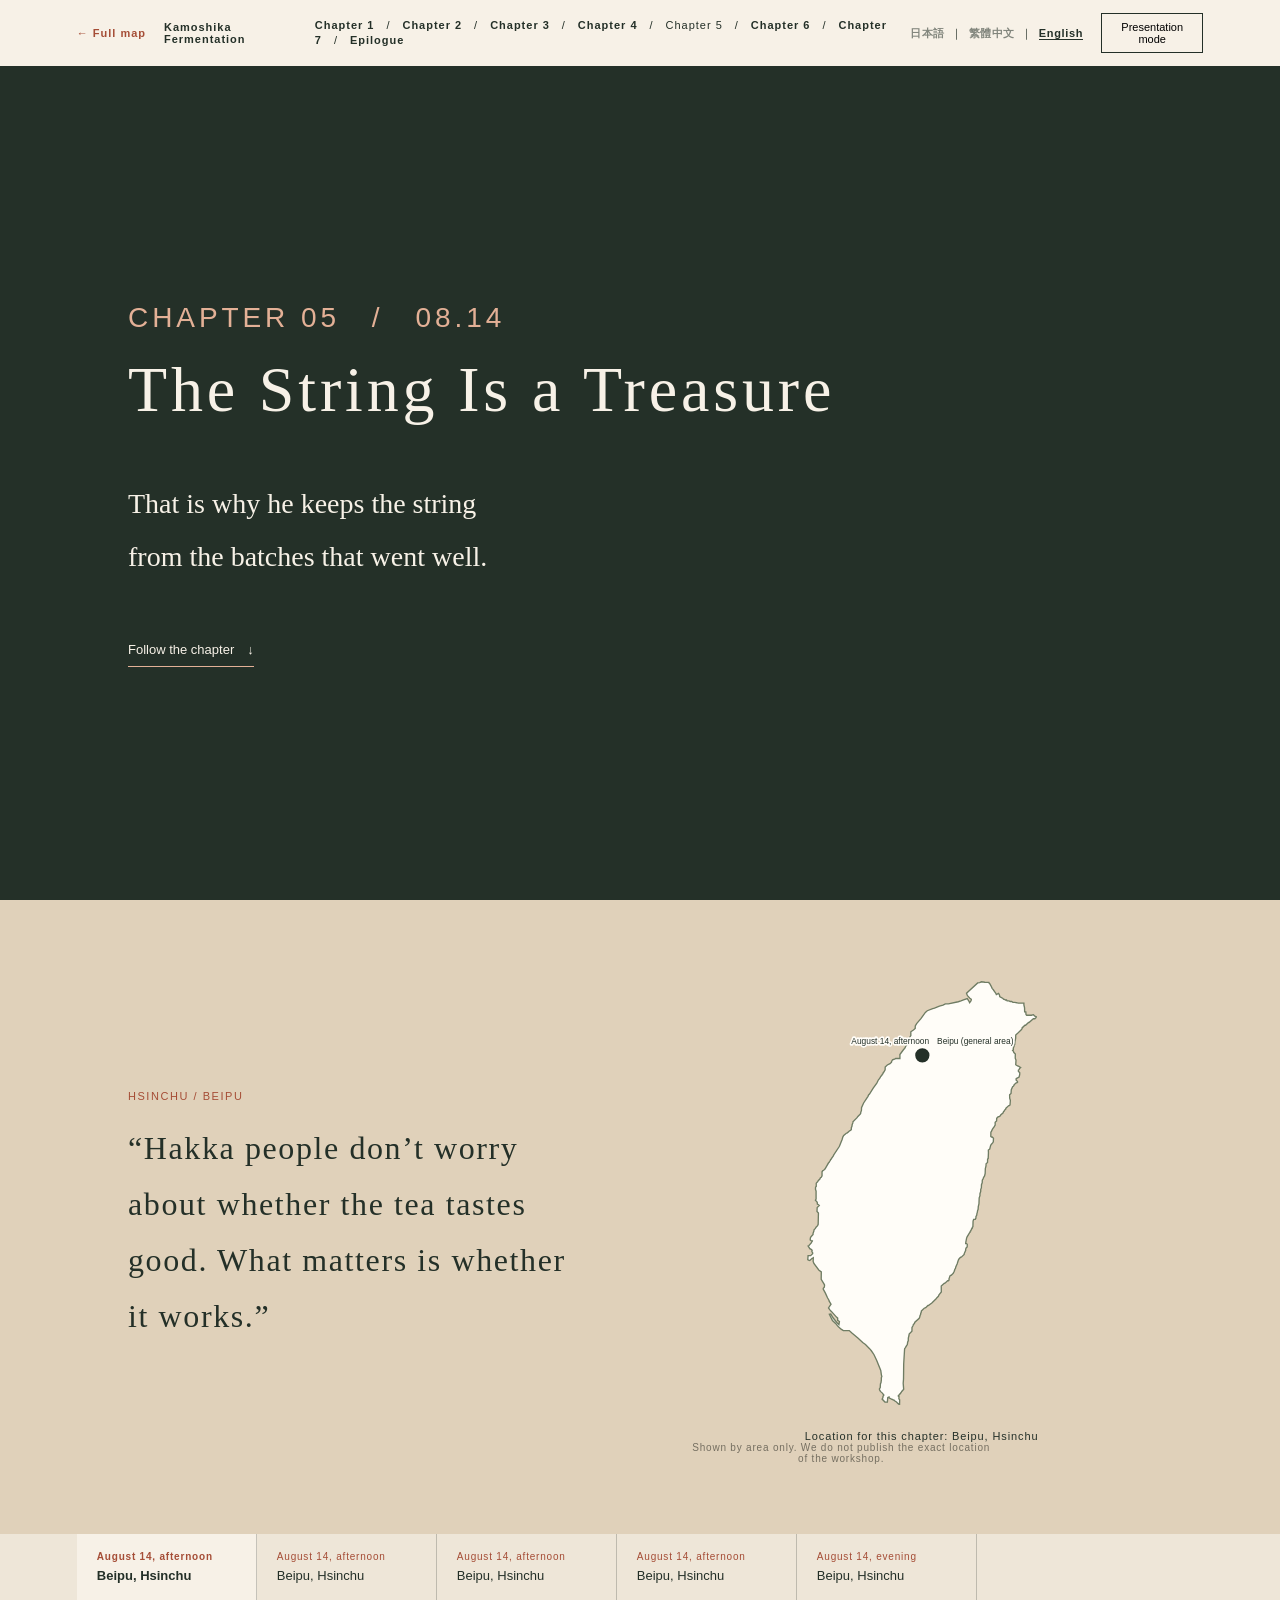
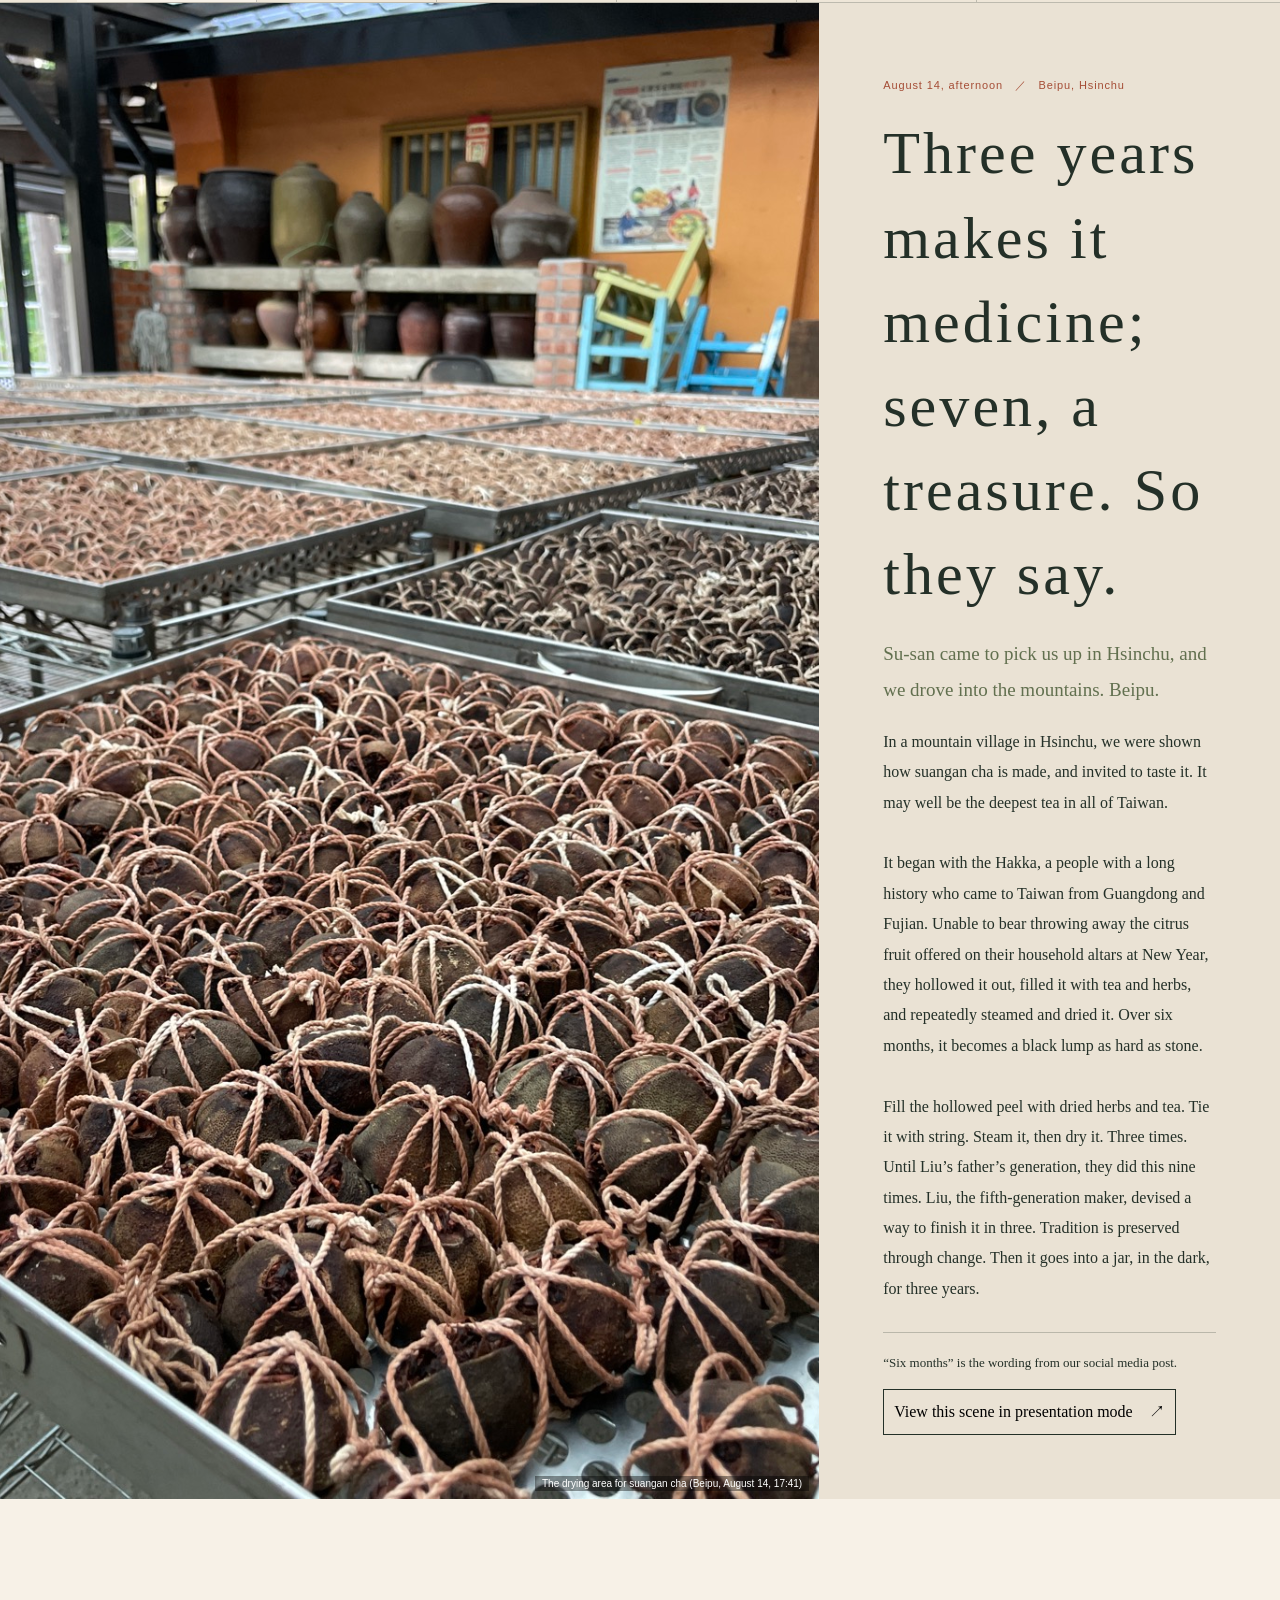
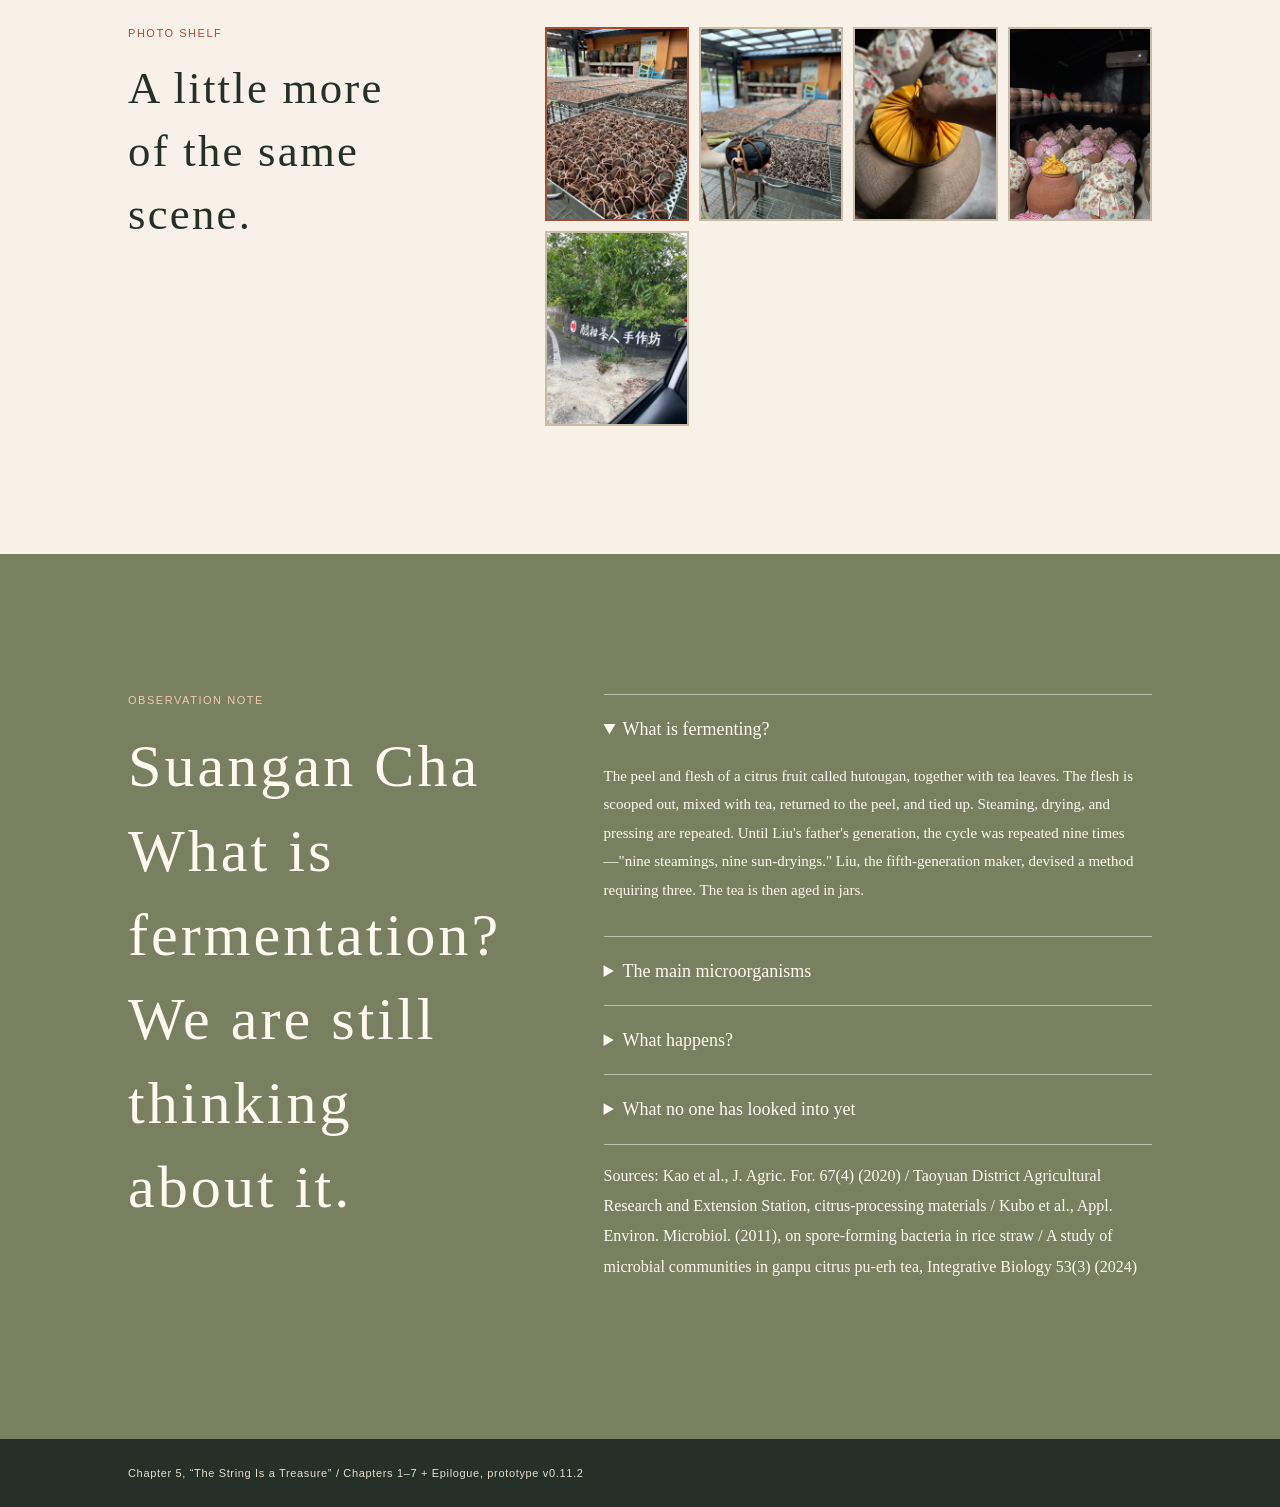
<file: chapter-05.html>
<!doctype html>
<html lang="ja">
<head>
  <meta charset="utf-8"><meta name="viewport" content="width=device-width,initial-scale=1">
  <title>第5章 紐は宝物｜台湾一周・発酵の旅</title>
  <link rel="stylesheet" href="styles.css"><style>.research-link[hidden]{display:none}.research-link{display:inline-block;margin-top:18px;padding-bottom:5px;border-bottom:1px solid #a54d36;color:#a54d36;font:12px "Hiragino Kaku Gothic ProN","Yu Gothic",sans-serif;letter-spacing:.05em;text-decoration:none}.note-anchor{display:block;position:relative;top:-20px}.route-map{min-height:365px}.map-canvas{position:relative;width:min(100%,252px);margin:0 auto}.map-canvas>img{display:block;width:100%;height:auto}.map-canvas>#route-overlay{position:absolute;inset:0;width:100%;height:100%;overflow:visible}.route-map .route-line{fill:none;stroke:#a54d36;stroke-width:2.5;stroke-dasharray:4 8}.route-map #route-points g{cursor:pointer}.route-map #route-points circle{fill:#a54d36;stroke:#fffdf8;stroke-width:3;transition:r .15s ease}.route-map #route-points g.active circle,.route-map #route-points g:focus circle{fill:#243028;r:10}.route-map #route-points text{fill:#243028;font:10px "Hiragino Kaku Gothic ProN","Yu Gothic",sans-serif;paint-order:stroke;stroke:#fffdf8;stroke-width:4;stroke-linejoin:round}.outside-start{position:absolute;top:8%;right:calc(100% + 14px);width:64px;color:#243028;font:10px/1.45 "Hiragino Kaku Gothic ProN","Yu Gothic",sans-serif;text-align:right}.outside-start:after{content:"";position:absolute;top:12px;left:calc(100% + 4px);width:20px;border-top:1px dashed #a54d36}.outside-start small{color:#a54d36}.route-map .route-caption{margin:14px 0 0;font-size:11px;letter-spacing:.08em;text-align:center}.route-source{margin:8px auto 0;max-width:300px;color:#756f61;font-size:10px;line-height:1.6;text-align:center}</style>
</head>
<body>
  <header class="header"><a href="journey-index.html">発酵食堂カモシカ</a><span><a href="index.html">第1章</a>　/　<a href="chapter-02.html">第2章</a>　/　<a href="chapter-03.html">第3章</a>　/　<a href="chapter-04.html">第4章</a>　/　第5章　/　<a href="chapter-06.html">第6章</a>　/　<a href="chapter-07.html">第7章</a>　/　<a href="epilogue.html">終章</a></span><button id="present">発表モード</button></header>
  <main id="top">
    <section class="opening"><p class="eyebrow">CHAPTER 05　/　08.14</p><h1>紐は宝物</h1><p>だから、うまくいっていた時の紐を、<br>捨てない。</p><a href="#chapter">章をたどる　↓</a></section>
    <section class="chapter-intro" id="chapter"><div><p class="eyebrow">HSINCHU / BEIPU</p><h2>「客家の人は、茶が美味しいかどうかを気にしない。効くかどうかが問題なんです」</h2></div><div class="route route-map" aria-label="第5章の旅程地図"><div class="map-canvas"><img src="images/taiwan-white-map.svg" alt="台湾本島の白地図"><svg id="route-overlay" viewBox="0 0 300 530" aria-hidden="true"><path class="route-line" id="route-line"></path><g id="route-points"></g></svg></div><p class="route-caption">この章の場所　新竹・北埔</p><p class="route-source">地点は地域表示に留める。作業場の正確な位置は公開しない。</p></div></section>
    <nav class="moment-nav" id="moment-nav" aria-label="第5章の場面を選ぶ"></nav>
    <section class="moment" id="moment" aria-live="polite"><figure id="hero-photo"></figure><div class="moment-text"><p class="meta" id="meta"></p><h2 id="title"></h2><p class="lead" id="lead"></p><p id="text"></p><a class="research-link" id="research-link" href="#observation-note" hidden>酸柑茶の観察ノートをひらく　↓</a><p class="caption-note" id="caption-note"></p><button id="moment-present">この場面を発表モードで見る　↗</button></div></section>
    <section class="photo-shelf"><div><p class="eyebrow">PHOTO SHELF</p><h2>同じ場面を、<br>もう少し見る。</h2></div><div class="thumbnails" id="thumbnails" aria-label="写真を選ぶ"></div></section>
    <section class="note-section"><div class="note-heading"><p class="eyebrow">OBSERVATION NOTE</p><h2>Siraw<br>塩と時間でつくる肉の保存食</h2><p>旅の本文とは別に、事実と未解明なことを分けて残す。</p></div><div class="note-body"><details open><summary>何が発酵しているか</summary><p>豚肉と塩。花蓮の農業改良場が調べた基本型では、肉の重さの4%の塩をまぶし、一日半から二日後にさらに8%。米飯や酒粕を加える型は、この研究では扱われていない。</p></details><details><summary>主な微生物と、起きていること</summary><p>乳酸菌。農業改良場はSirawそのものを測り、乳酸菌の発酵であることを確かめている。塩が適量だと乳酸菌が増え、酸ができて、ほかの菌が抑えられる。ただし、公開資料から属名までは確認できない。</p></details><details><summary>まだ誰も見に行っていないこと</summary><p>塩だけ、肉汁を残す、ご飯を加える、酒粕を加える。四つの作り分けで、菌や味がどう変わるのか。比較した研究は、今回確認できていない。</p></details><details><summary>出典をひらく</summary><p>農業部花蓮區農業改良場「阿美族醃肉Siraw的參與式研究」／農業部・農業知識入口網「花蓮區農業專訊」。</p></details></div></section>
    <span id="observation-note" class="note-anchor" aria-hidden="true"></span>
  </main>
  <div class="presentation" id="presentation" hidden><button id="close-presentation">×　通常表示へ</button><button id="previous">←</button><figure id="presentation-photo"></figure><div><p id="presentation-meta"></p><h2 id="presentation-title"></h2><p id="presentation-text"></p></div><button id="next">→</button></div>
  <footer>第5章「紐は宝物」 / 第1—7章＋終章プロトタイプ v0.11.2</footer>
  <script src="chapter-05-data.js"></script><script src="gallery-extras.js"></script><script src="i18n/lang.js"></script><script src="script.js"></script><script src="v06-copy.js"></script>
</body>
</html>
</file>
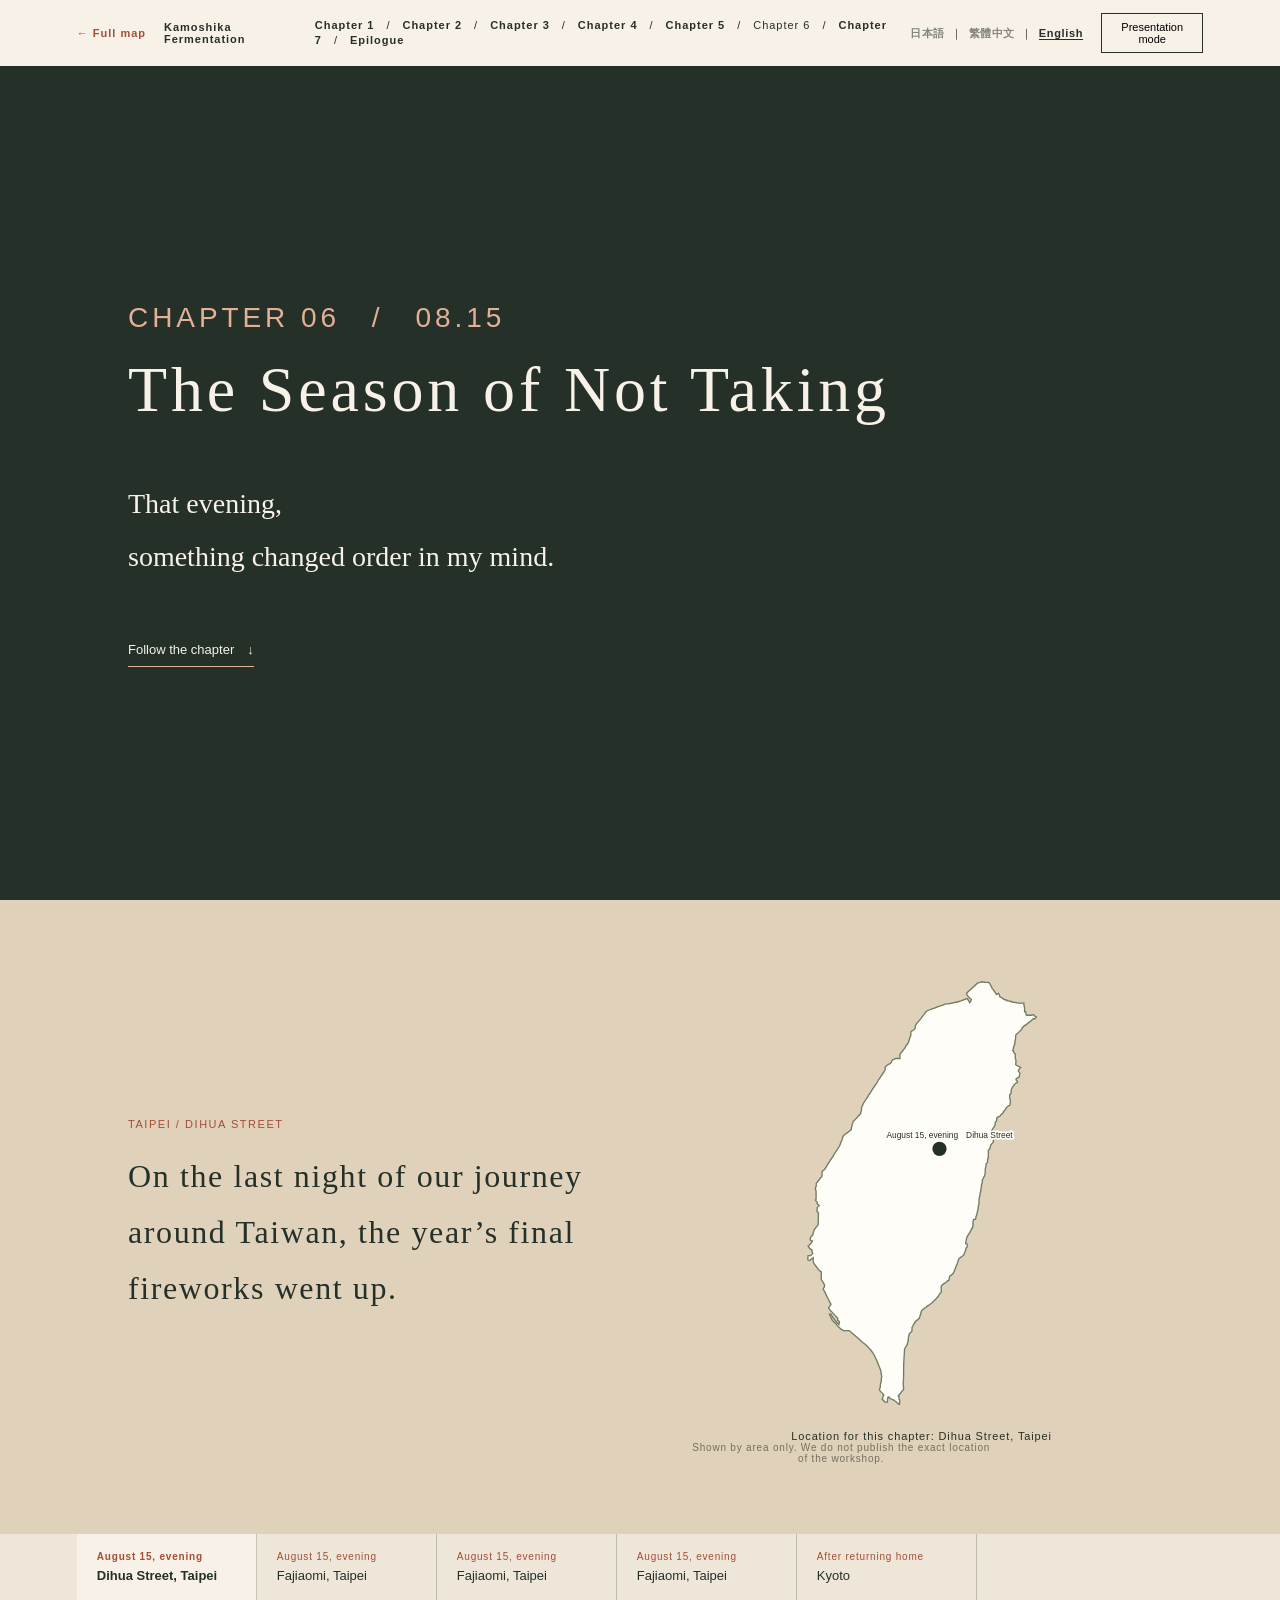
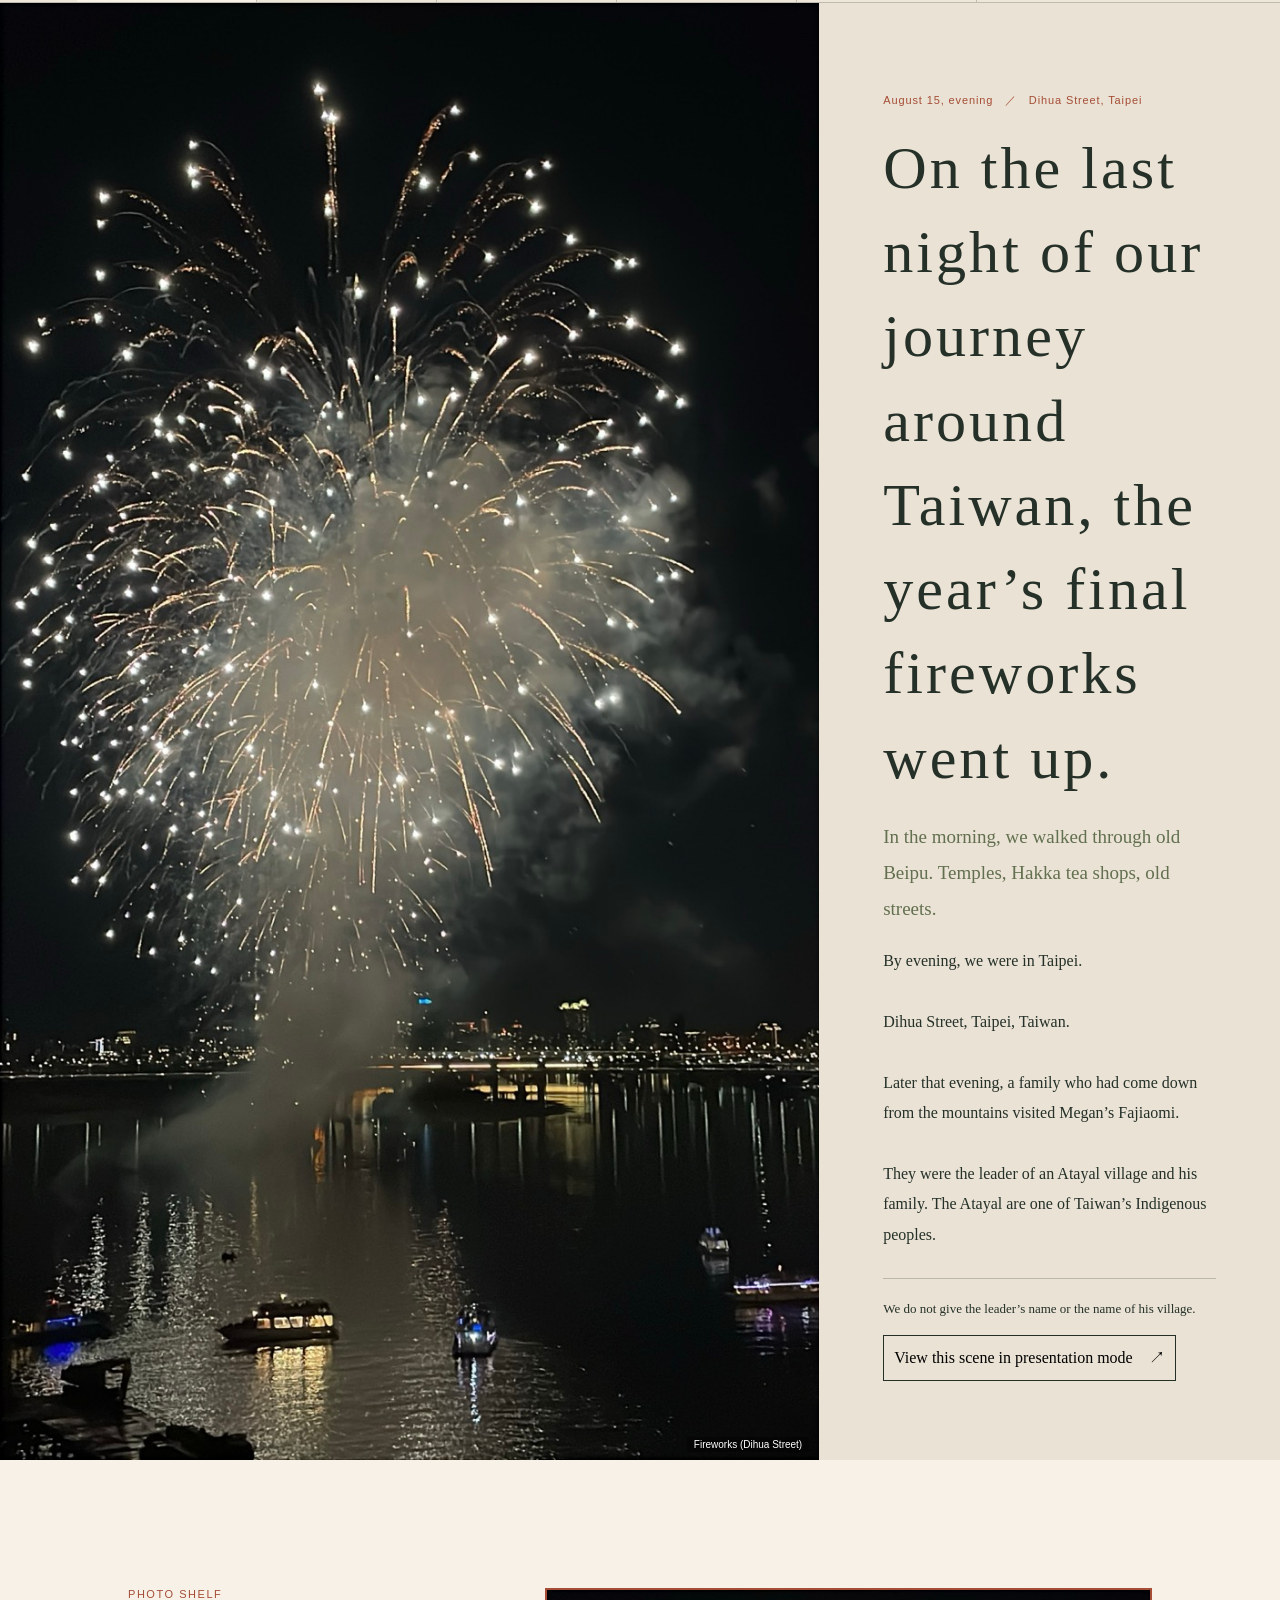
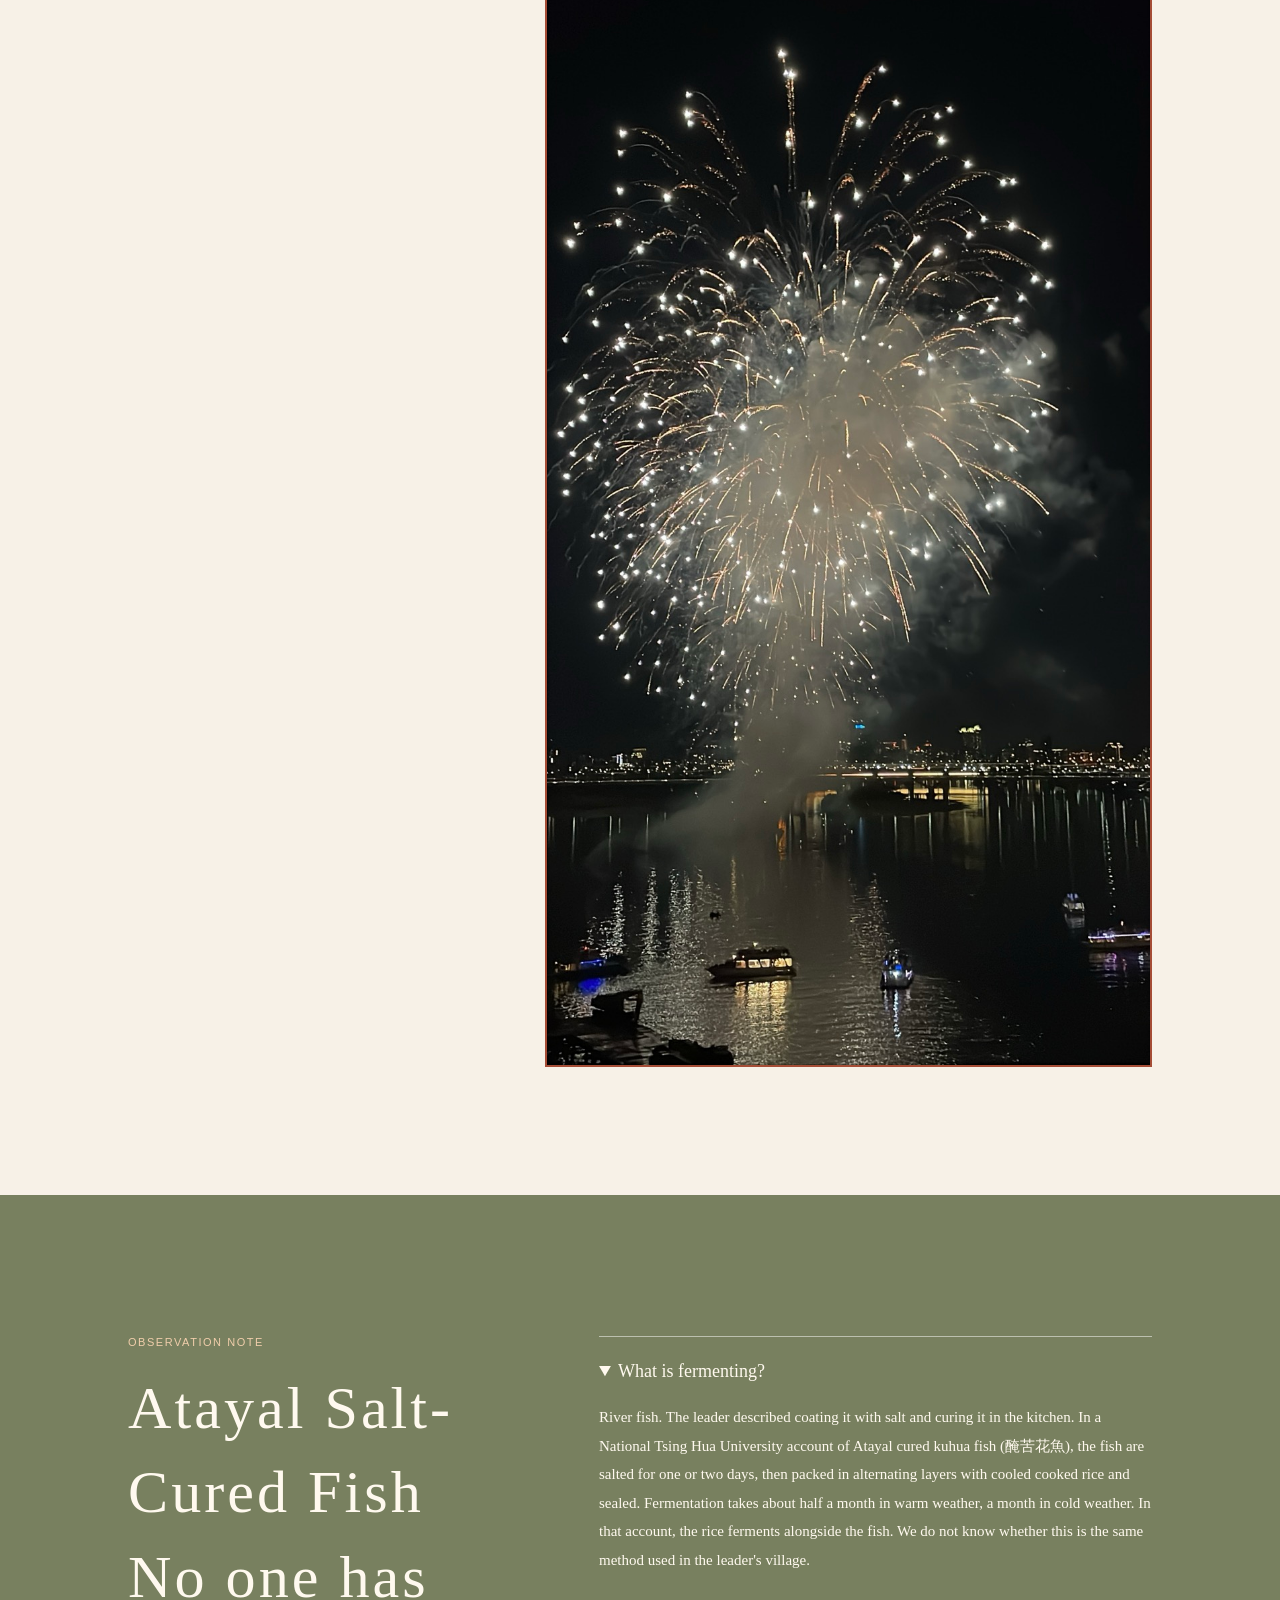
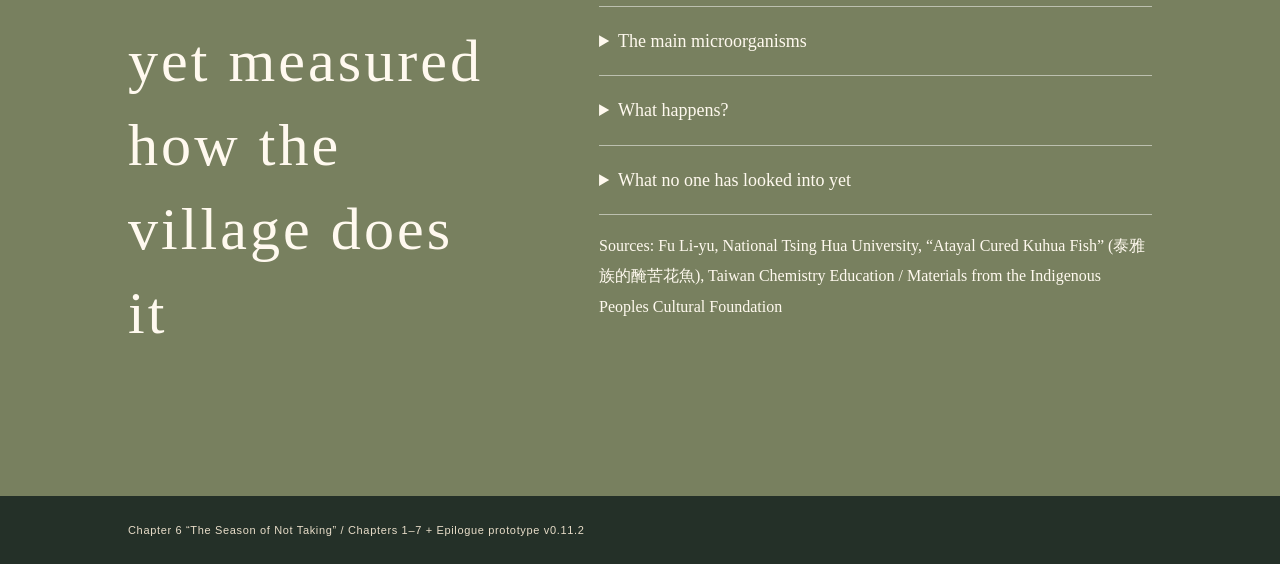
<file: chapter-06.html>
<!doctype html>
<html lang="ja">
<head>
  <meta charset="utf-8"><meta name="viewport" content="width=device-width,initial-scale=1">
  <title>第6章 獲らない季節｜台湾一周・発酵の旅</title>
  <link rel="stylesheet" href="styles.css"><style>.research-link[hidden]{display:none}.research-link{display:inline-block;margin-top:18px;padding-bottom:5px;border-bottom:1px solid #a54d36;color:#a54d36;font:12px "Hiragino Kaku Gothic ProN","Yu Gothic",sans-serif;letter-spacing:.05em;text-decoration:none}.note-anchor{display:block;position:relative;top:-20px}.route-map{min-height:365px}.map-canvas{position:relative;width:min(100%,252px);margin:0 auto}.map-canvas>img{display:block;width:100%;height:auto}.map-canvas>#route-overlay{position:absolute;inset:0;width:100%;height:100%;overflow:visible}.route-map .route-line{fill:none;stroke:#a54d36;stroke-width:2.5;stroke-dasharray:4 8}.route-map #route-points g{cursor:pointer}.route-map #route-points circle{fill:#a54d36;stroke:#fffdf8;stroke-width:3;transition:r .15s ease}.route-map #route-points g.active circle,.route-map #route-points g:focus circle{fill:#243028;r:10}.route-map #route-points text{fill:#243028;font:10px "Hiragino Kaku Gothic ProN","Yu Gothic",sans-serif;paint-order:stroke;stroke:#fffdf8;stroke-width:4;stroke-linejoin:round}.outside-start{position:absolute;top:8%;right:calc(100% + 14px);width:64px;color:#243028;font:10px/1.45 "Hiragino Kaku Gothic ProN","Yu Gothic",sans-serif;text-align:right}.outside-start:after{content:"";position:absolute;top:12px;left:calc(100% + 4px);width:20px;border-top:1px dashed #a54d36}.outside-start small{color:#a54d36}.route-map .route-caption{margin:14px 0 0;font-size:11px;letter-spacing:.08em;text-align:center}.route-source{margin:8px auto 0;max-width:300px;color:#756f61;font-size:10px;line-height:1.6;text-align:center}</style>
</head>
<body>
  <header class="header"><a href="journey-index.html">発酵食堂カモシカ</a><span><a href="index.html">第1章</a>　/　<a href="chapter-02.html">第2章</a>　/　<a href="chapter-03.html">第3章</a>　/　<a href="chapter-04.html">第4章</a>　/　<a href="chapter-05.html">第5章</a>　/　第6章　/　<a href="chapter-07.html">第7章</a>　/　<a href="epilogue.html">終章</a></span><button id="present">発表モード</button></header>
  <main id="top">
    <section class="opening"><p class="eyebrow">CHAPTER 06　/　08.15</p><h1>獲らない季節</h1><p>あの晩、<br>順番がひとつ入れ替わりました。</p><a href="#chapter">章をたどる　↓</a></section>
    <section class="chapter-intro" id="chapter"><div><p class="eyebrow">TAIPEI / DIHUA STREET</p><h2>台湾一周の最後の夜に、今年最後の花火が上がりました。</h2></div><div class="route route-map" aria-label="第6章の旅程地図"><div class="map-canvas"><img src="images/taiwan-white-map.svg" alt="台湾本島の白地図"><svg id="route-overlay" viewBox="0 0 300 530" aria-hidden="true"><path class="route-line" id="route-line"></path><g id="route-points"></g></svg></div><p class="route-caption">この章の場所　台北・迪化街</p><p class="route-source">地点は地域表示に留める。作業場の正確な位置は公開しない。</p></div></section>
    <nav class="moment-nav" id="moment-nav" aria-label="第6章の場面を選ぶ"></nav>
    <section class="moment" id="moment" aria-live="polite"><figure id="hero-photo"></figure><div class="moment-text"><p class="meta" id="meta"></p><h2 id="title"></h2><p class="lead" id="lead"></p><p id="text"></p><a class="research-link" id="research-link" href="#observation-note" hidden>魚の塩漬けの観察ノートをひらく　↓</a><p class="caption-note" id="caption-note"></p><button id="moment-present">この場面を発表モードで見る　↗</button></div></section>
    <section class="photo-shelf"><div><p class="eyebrow">PHOTO SHELF</p></div><div class="thumbnails" id="thumbnails" aria-label="写真を選ぶ"></div></section>
    <section class="note-section"></section><span id="observation-note" class="note-anchor" aria-hidden="true"></span>
  </main>
  <div class="presentation" id="presentation" hidden><button id="close-presentation">×　通常表示へ</button><button id="previous">←</button><figure id="presentation-photo"></figure><div><p id="presentation-meta"></p><h2 id="presentation-title"></h2><p id="presentation-text"></p></div><button id="next">→</button></div>
  <footer>第6章「獲らない季節」 / 第1—7章＋終章プロトタイプ v0.11.2</footer>
  <script src="chapter-06-data.js"></script><script src="gallery-extras.js"></script><script src="i18n/lang.js"></script><script src="script.js"></script><script src="v07-copy.js"></script>
</body>
</html>
</file>
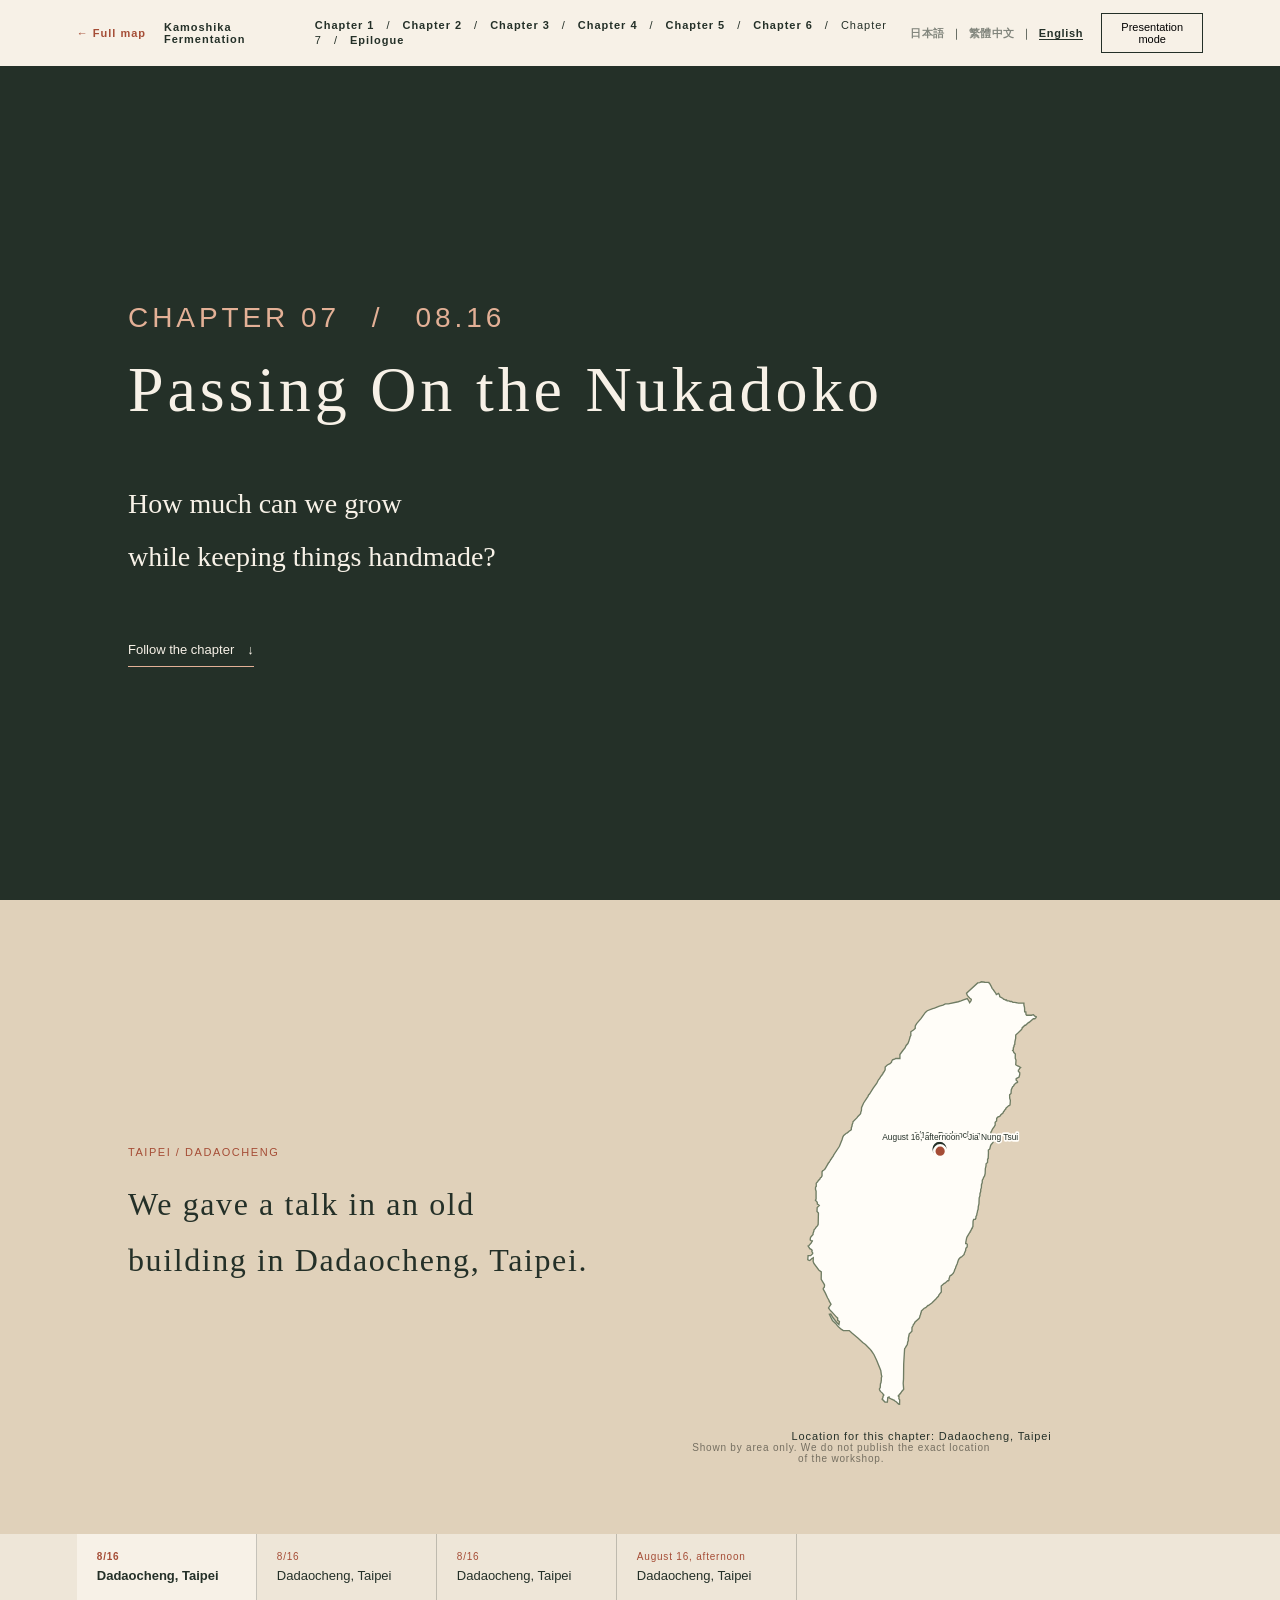
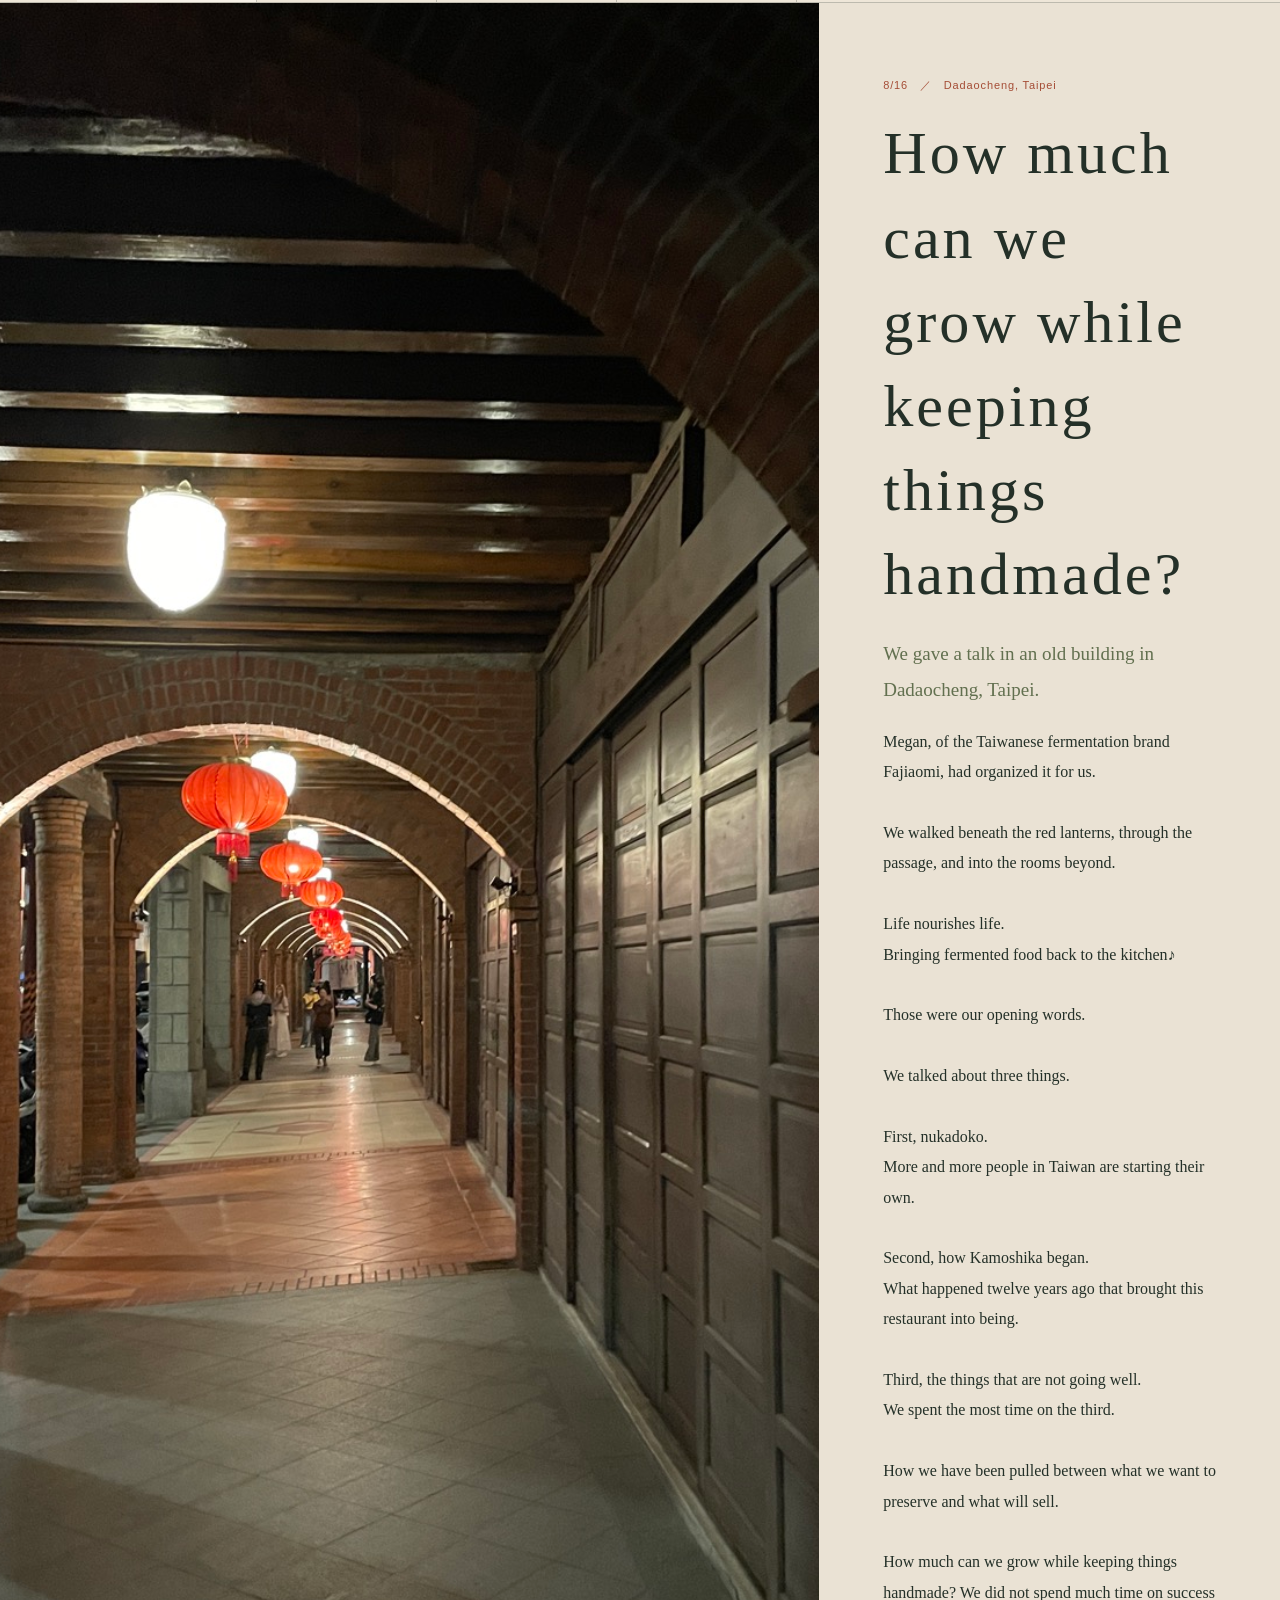
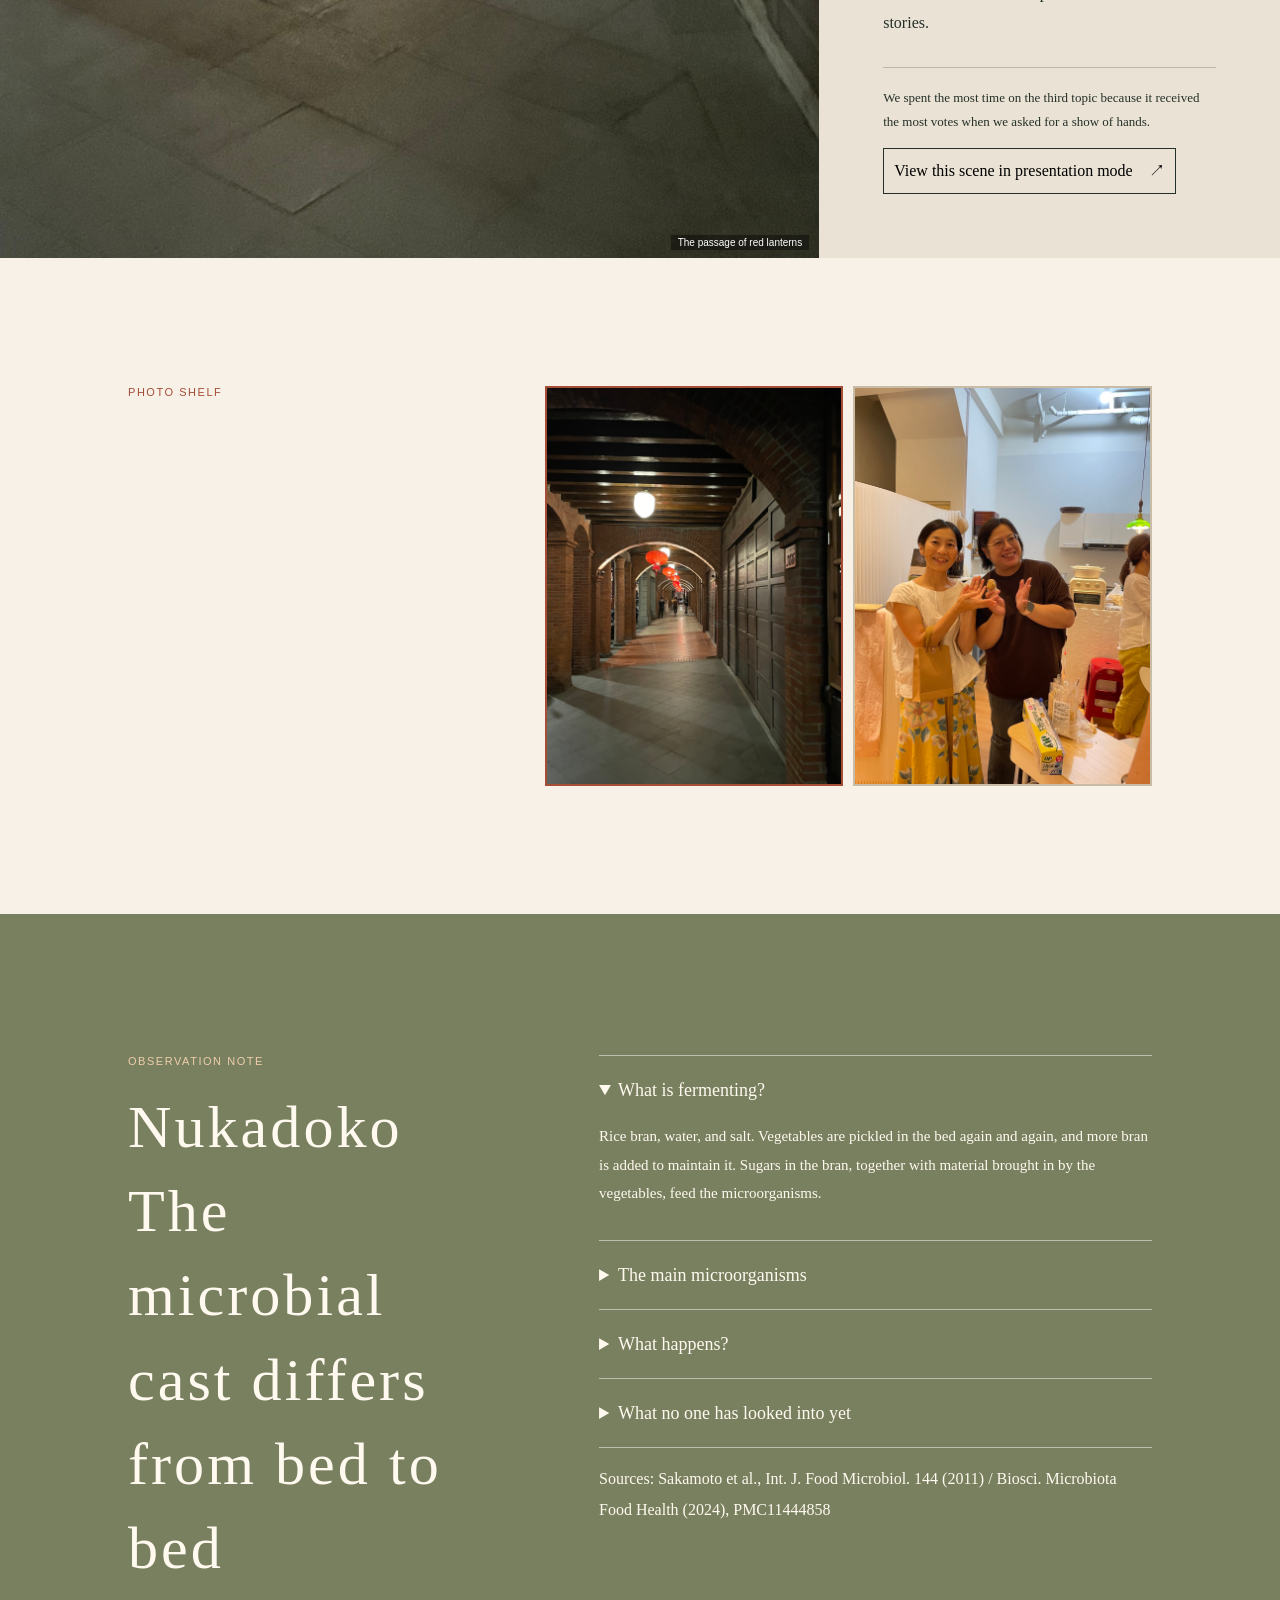
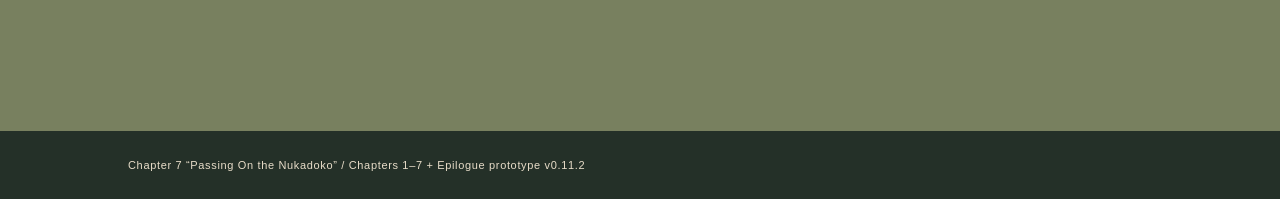
<file: chapter-07.html>
<!doctype html>
<html lang="ja">
<head>
  <meta charset="utf-8"><meta name="viewport" content="width=device-width,initial-scale=1">
  <title>第7章 ぬか床を渡す｜台湾一周・発酵の旅</title>
  <link rel="stylesheet" href="styles.css"><style>.research-link[hidden]{display:none}.research-link{display:inline-block;margin-top:18px;padding-bottom:5px;border-bottom:1px solid #a54d36;color:#a54d36;font:12px "Hiragino Kaku Gothic ProN","Yu Gothic",sans-serif;letter-spacing:.05em;text-decoration:none}.note-anchor{display:block;position:relative;top:-20px}.route-map{min-height:365px}.map-canvas{position:relative;width:min(100%,252px);margin:0 auto}.map-canvas>img{display:block;width:100%;height:auto}.map-canvas>#route-overlay{position:absolute;inset:0;width:100%;height:100%;overflow:visible}.route-map .route-line{fill:none;stroke:#a54d36;stroke-width:2.5;stroke-dasharray:4 8}.route-map #route-points g{cursor:pointer}.route-map #route-points circle{fill:#a54d36;stroke:#fffdf8;stroke-width:3;transition:r .15s ease}.route-map #route-points g.active circle,.route-map #route-points g:focus circle{fill:#243028;r:10}.route-map #route-points text{fill:#243028;font:10px "Hiragino Kaku Gothic ProN","Yu Gothic",sans-serif;paint-order:stroke;stroke:#fffdf8;stroke-width:4;stroke-linejoin:round}.outside-start{position:absolute;top:8%;right:calc(100% + 14px);width:64px;color:#243028;font:10px/1.45 "Hiragino Kaku Gothic ProN","Yu Gothic",sans-serif;text-align:right}.outside-start:after{content:"";position:absolute;top:12px;left:calc(100% + 4px);width:20px;border-top:1px dashed #a54d36}.outside-start small{color:#a54d36}.route-map .route-caption{margin:14px 0 0;font-size:11px;letter-spacing:.08em;text-align:center}.route-source{margin:8px auto 0;max-width:300px;color:#756f61;font-size:10px;line-height:1.6;text-align:center}</style>
</head>
<body>
  <header class="header"><a href="journey-index.html">発酵食堂カモシカ</a><span><a href="index.html">第1章</a>　/　<a href="chapter-02.html">第2章</a>　/　<a href="chapter-03.html">第3章</a>　/　<a href="chapter-04.html">第4章</a>　/　<a href="chapter-05.html">第5章</a>　/　<a href="chapter-06.html">第6章</a>　/　第7章　/　<a href="epilogue.html">終章</a></span><button id="present">発表モード</button></header>
  <main id="top">
    <section class="opening"><p class="eyebrow">CHAPTER 07　/　08.16</p><h1>ぬか床を渡す</h1><p>手作りを手放さないまま、<br>どこまで大きくできるのか。</p><a href="#chapter">章をたどる　↓</a></section>
    <section class="chapter-intro" id="chapter"><div><p class="eyebrow">TAIPEI / DADAOCHENG</p><h2>台北・大稻埕の古い建物で講演をしました。</h2></div><div class="route route-map" aria-label="第7章の旅程地図"><div class="map-canvas"><img src="images/taiwan-white-map.svg" alt="台湾本島の白地図"><svg id="route-overlay" viewBox="0 0 300 530" aria-hidden="true"><path class="route-line" id="route-line"></path><g id="route-points"></g></svg></div><p class="route-caption">この章の場所　台北・大稻埕</p><p class="route-source">地点は地域表示に留める。作業場の正確な位置は公開しない。</p></div></section>
    <nav class="moment-nav" id="moment-nav" aria-label="第7章の場面を選ぶ"></nav>
    <section class="moment" id="moment" aria-live="polite"><figure id="hero-photo"></figure><div class="moment-text"><p class="meta" id="meta"></p><h2 id="title"></h2><p class="lead" id="lead"></p><p id="text"></p><a class="research-link" id="research-link" href="#observation-note" hidden>ぬか床の観察ノートをひらく　↓</a><p class="caption-note" id="caption-note"></p><button id="moment-present">この場面を発表モードで見る　↗</button></div></section>
    <section class="photo-shelf"><div><p class="eyebrow">PHOTO SHELF</p></div><div class="thumbnails" id="thumbnails" aria-label="写真を選ぶ"></div></section>
    <section class="note-section"></section><span id="observation-note" class="note-anchor" aria-hidden="true"></span>
  </main>
  <div class="presentation" id="presentation" hidden><button id="close-presentation">×　通常表示へ</button><button id="previous">←</button><figure id="presentation-photo"></figure><div><p id="presentation-meta"></p><h2 id="presentation-title"></h2><p id="presentation-text"></p></div><button id="next">→</button></div>
  <footer>第7章「ぬか床を渡す」 / 第1—7章＋終章プロトタイプ v0.11.2</footer>
  <script src="chapter-07-data.js"></script><script src="gallery-extras.js"></script><script src="i18n/lang.js"></script><script src="script.js"></script><script src="v07-copy.js"></script>
</body>
</html>
</file>
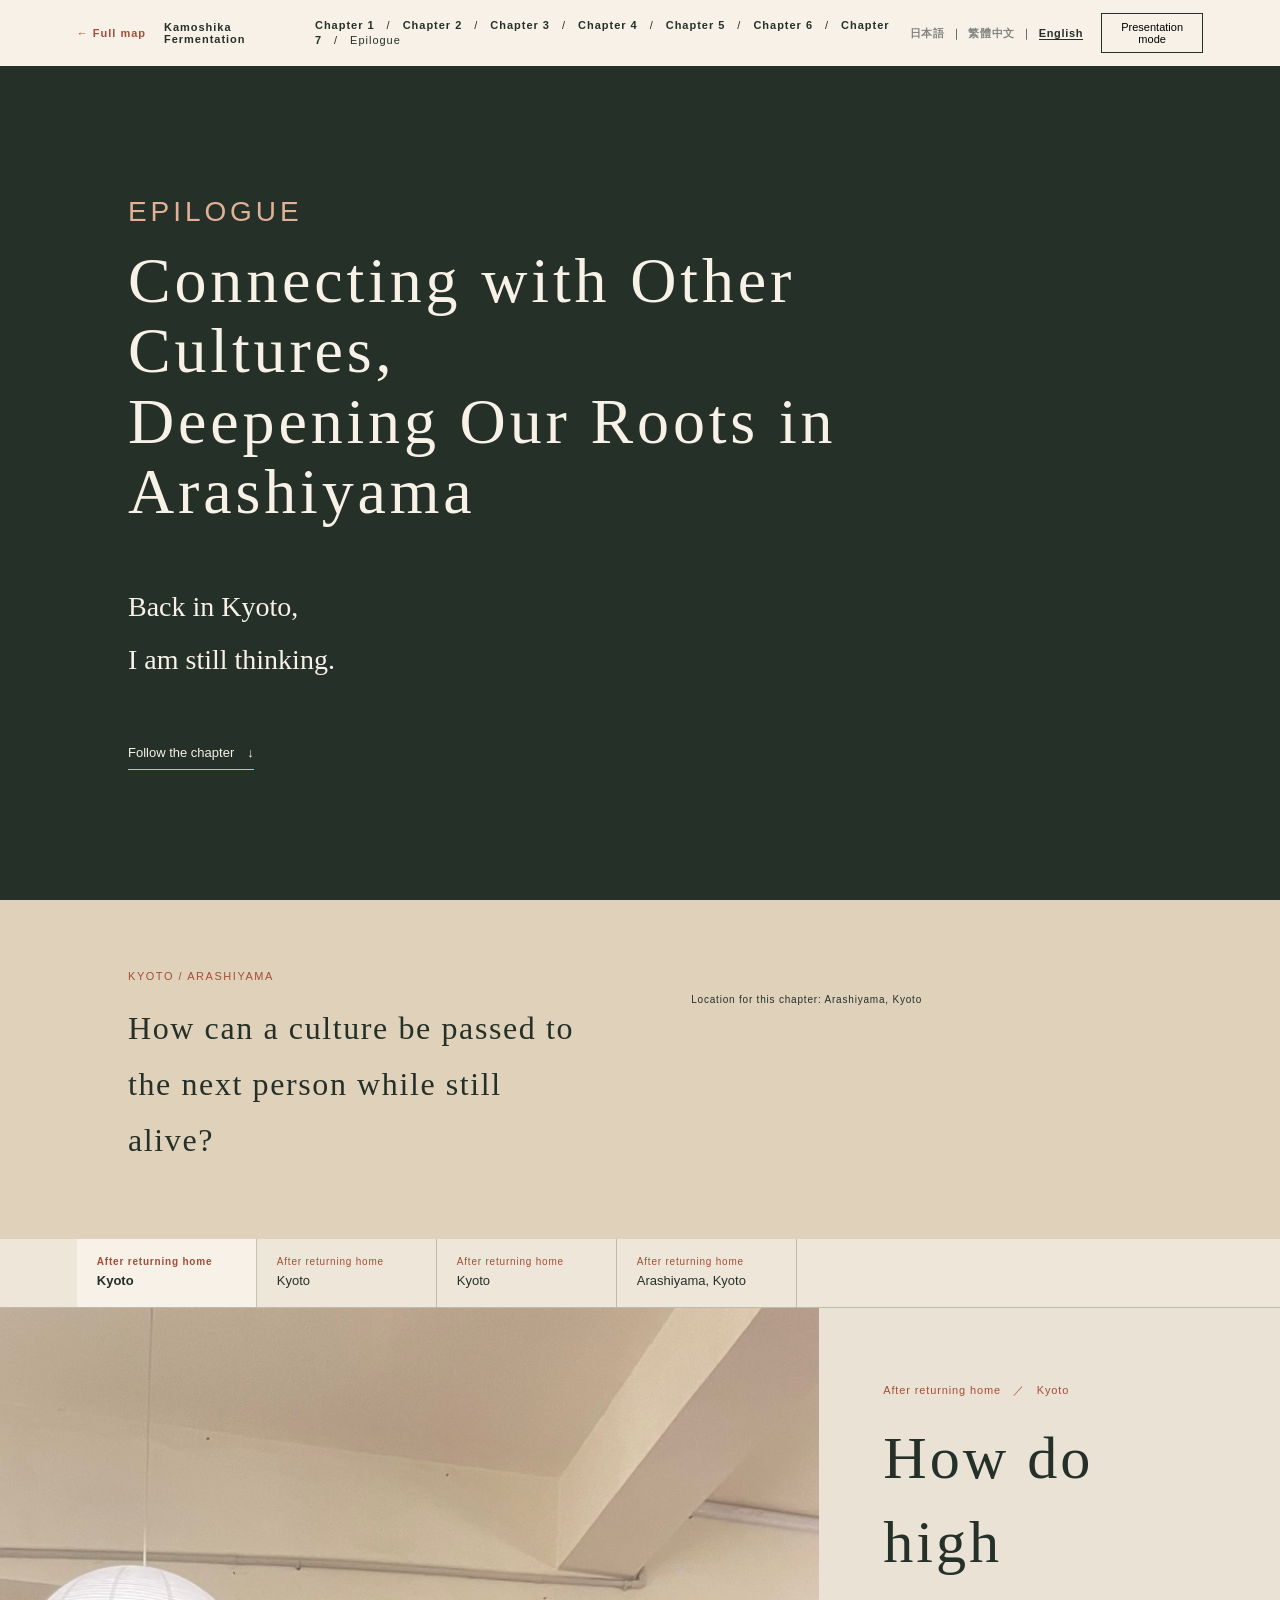
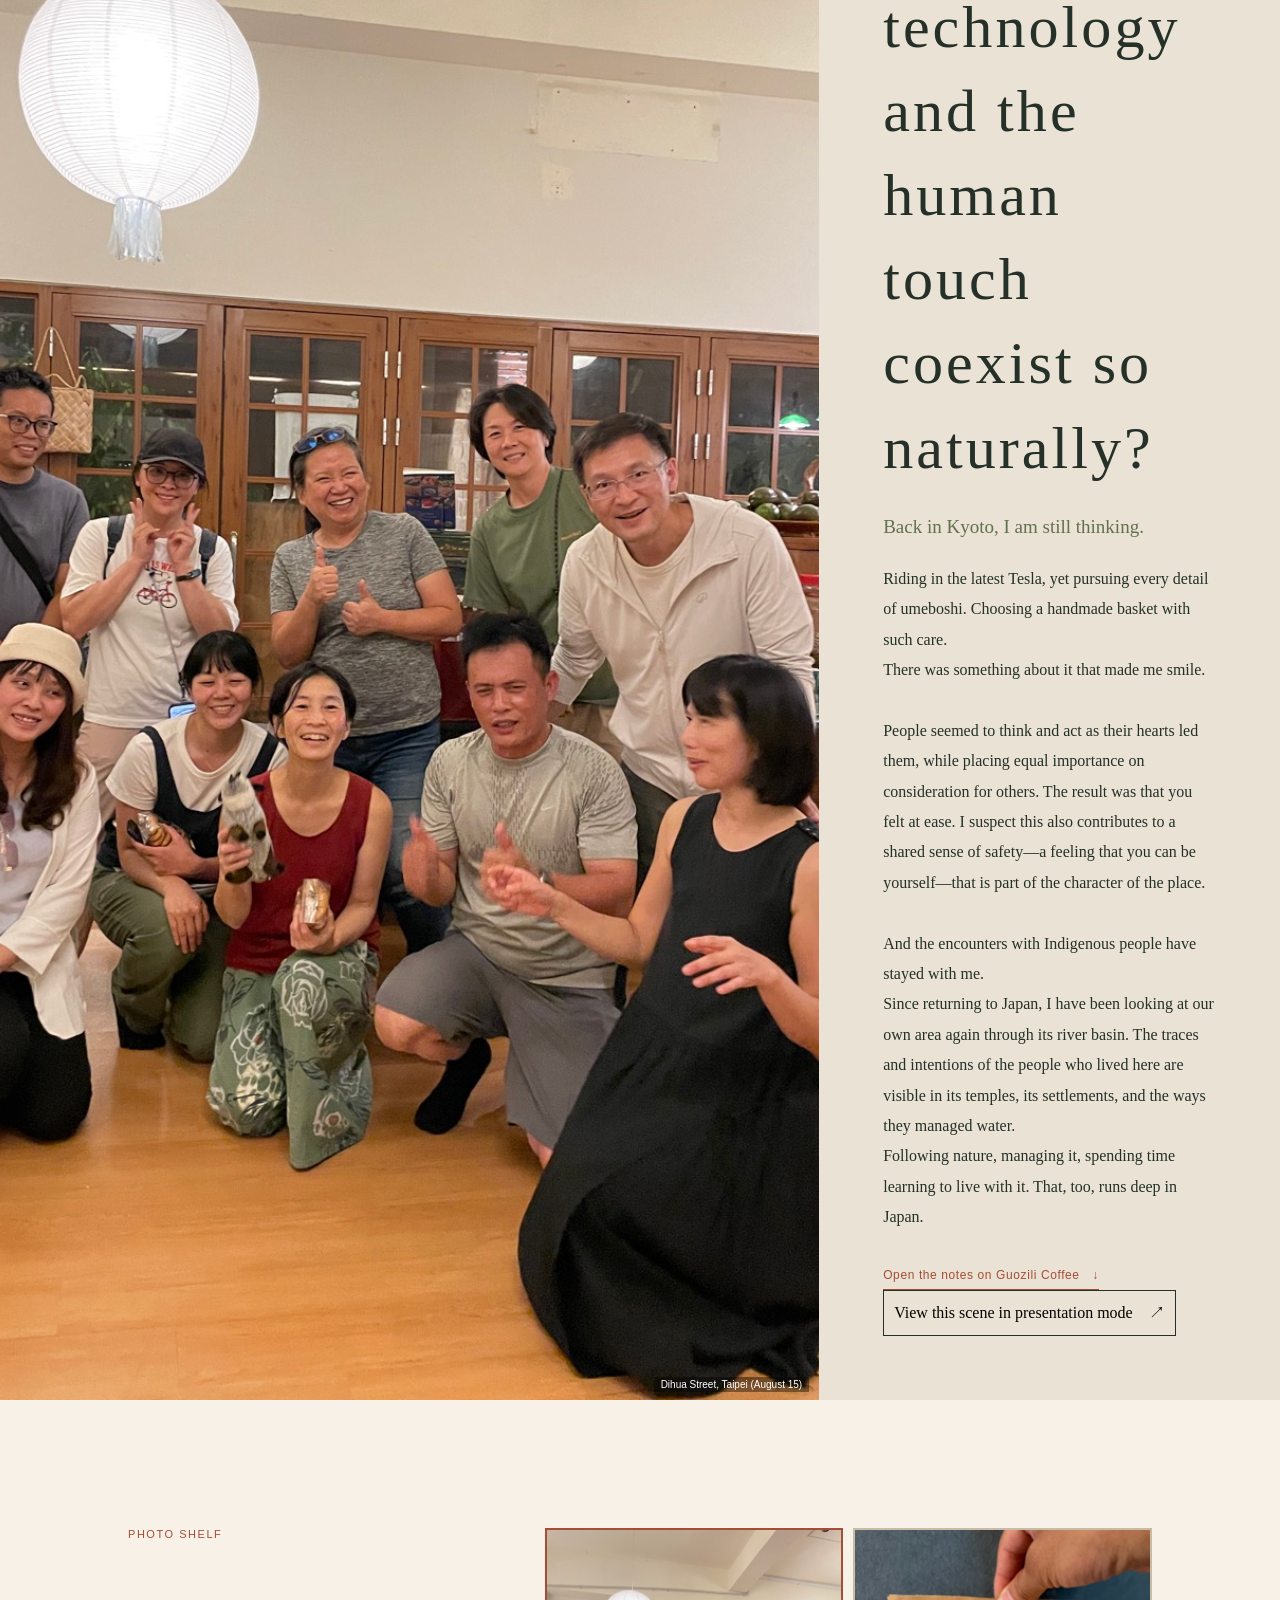
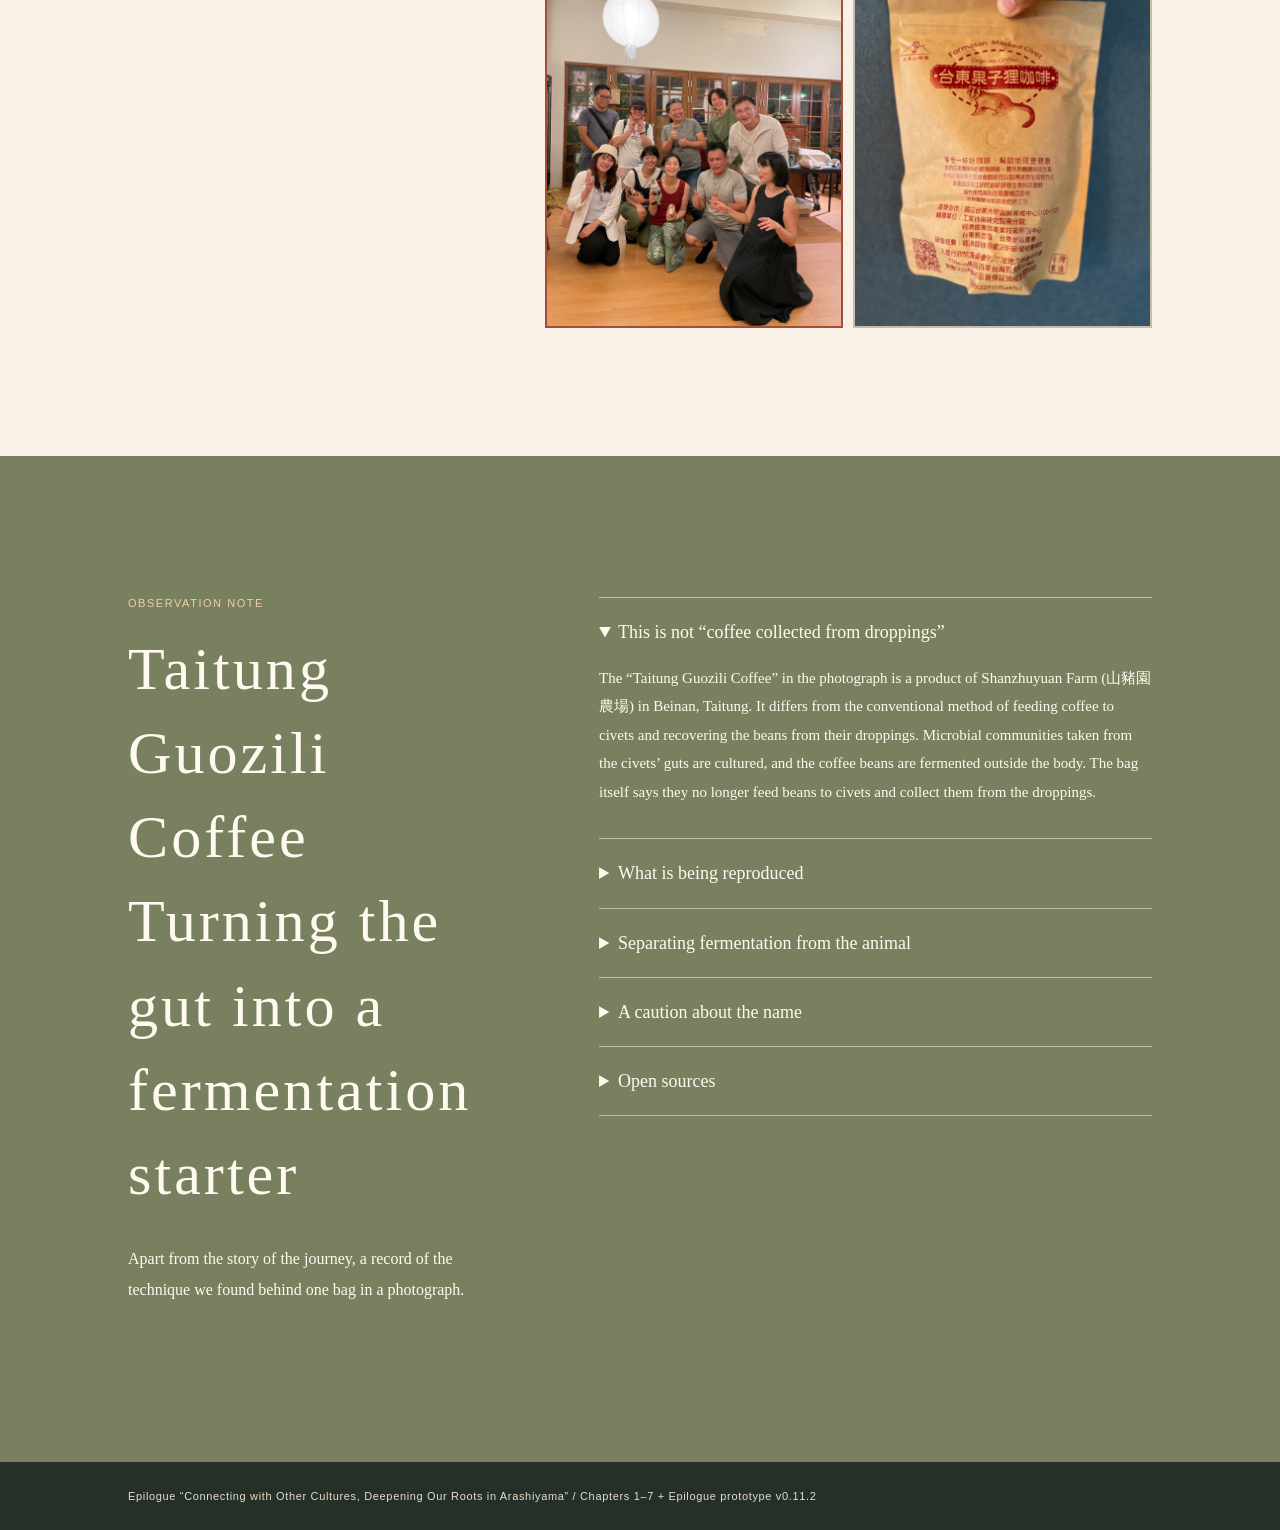
<file: epilogue.html>
<!doctype html>
<html lang="ja">
<head>
  <meta charset="utf-8"><meta name="viewport" content="width=device-width,initial-scale=1">
  <title>終章 異文化と繋がるほど、嵐山が深くなる｜台湾一周・発酵の旅</title>
  <link rel="stylesheet" href="styles.css"><style>.research-link[hidden]{display:none}.research-link{display:inline-block;margin-top:18px;padding-bottom:5px;border-bottom:1px solid #a54d36;color:#a54d36;font:12px "Hiragino Kaku Gothic ProN","Yu Gothic",sans-serif;letter-spacing:.05em;text-decoration:none}.note-anchor{display:block;position:relative;top:-20px}.route-map{min-height:365px}.map-canvas{position:relative;width:min(100%,252px);margin:0 auto}.map-canvas>img{display:block;width:100%;height:auto}.map-canvas>#route-overlay{position:absolute;inset:0;width:100%;height:100%;overflow:visible}.route-map .route-line{fill:none;stroke:#a54d36;stroke-width:2.5;stroke-dasharray:4 8}.route-map #route-points g{cursor:pointer}.route-map #route-points circle{fill:#a54d36;stroke:#fffdf8;stroke-width:3;transition:r .15s ease}.route-map #route-points g.active circle,.route-map #route-points g:focus circle{fill:#243028;r:10}.route-map #route-points text{fill:#243028;font:10px "Hiragino Kaku Gothic ProN","Yu Gothic",sans-serif;paint-order:stroke;stroke:#fffdf8;stroke-width:4;stroke-linejoin:round}.outside-start{position:absolute;top:8%;right:calc(100% + 14px);width:64px;color:#243028;font:10px/1.45 "Hiragino Kaku Gothic ProN","Yu Gothic",sans-serif;text-align:right}.outside-start:after{content:"";position:absolute;top:12px;left:calc(100% + 4px);width:20px;border-top:1px dashed #a54d36}.outside-start small{color:#a54d36}.route-map .route-caption{margin:14px 0 0;font-size:11px;letter-spacing:.08em;text-align:center}.route-source{margin:8px auto 0;max-width:300px;color:#756f61;font-size:10px;line-height:1.6;text-align:center}</style>
</head>
<body>
  <header class="header"><a href="journey-index.html">発酵食堂カモシカ</a><span><a href="index.html">第1章</a>　/　<a href="chapter-02.html">第2章</a>　/　<a href="chapter-03.html">第3章</a>　/　<a href="chapter-04.html">第4章</a>　/　<a href="chapter-05.html">第5章</a>　/　<a href="chapter-06.html">第6章</a>　/　<a href="chapter-07.html">第7章</a>　/　終章</span><button id="present">発表モード</button></header>
  <main id="top">
    <section class="opening"><p class="eyebrow">EPILOGUE</p><h1>異文化と繋がるほど、<br>嵐山が深くなる</h1><p>京都に帰ってきてから、<br>まだ考えている。</p><a href="#chapter">章をたどる　↓</a></section>
    <section class="chapter-intro" id="chapter"><div><p class="eyebrow">KYOTO / ARASHIYAMA</p><h2>文化は、どうすれば生きたまま次の人へ渡るのか。</h2></div><div class="route" aria-label="終章の場所"><p class="route-caption">この章の場所　京都・嵐山</p></div></section>
    <nav class="moment-nav" id="moment-nav" aria-label="終章の場面を選ぶ"></nav>
    <section class="moment" id="moment" aria-live="polite"><figure id="hero-photo"></figure><div class="moment-text"><p class="meta" id="meta"></p><h2 id="title"></h2><p class="lead" id="lead"></p><p id="text"></p><a class="research-link" id="research-link" href="#civet-coffee-note" hidden>果子狸コーヒーの観察ノートをひらく　↓</a><p class="caption-note" id="caption-note"></p><button id="moment-present">この場面を発表モードで見る　↗</button></div></section>
    <section class="photo-shelf"><div><p class="eyebrow">PHOTO SHELF</p></div><div class="thumbnails" id="thumbnails" aria-label="写真を選ぶ"></div></section>
    <section class="note-section" id="civet-coffee-note"></section>
  </main>
  <div class="presentation" id="presentation" hidden><button id="close-presentation">×　通常表示へ</button><button id="previous">←</button><figure id="presentation-photo"></figure><div><p id="presentation-meta"></p><h2 id="presentation-title"></h2><p id="presentation-text"></p></div><button id="next">→</button></div>
  <footer>終章「異文化と繋がるほど、嵐山が深くなる」 / 第1—7章＋終章プロトタイプ v0.11.2</footer>
  <script src="epilogue-data.js"></script><script src="gallery-extras.js"></script><script src="i18n/lang.js"></script><script src="script.js"></script><script src="v07-copy.js"></script><script src="epilogue-civet-note.js"></script>
</body>
</html>
</file>
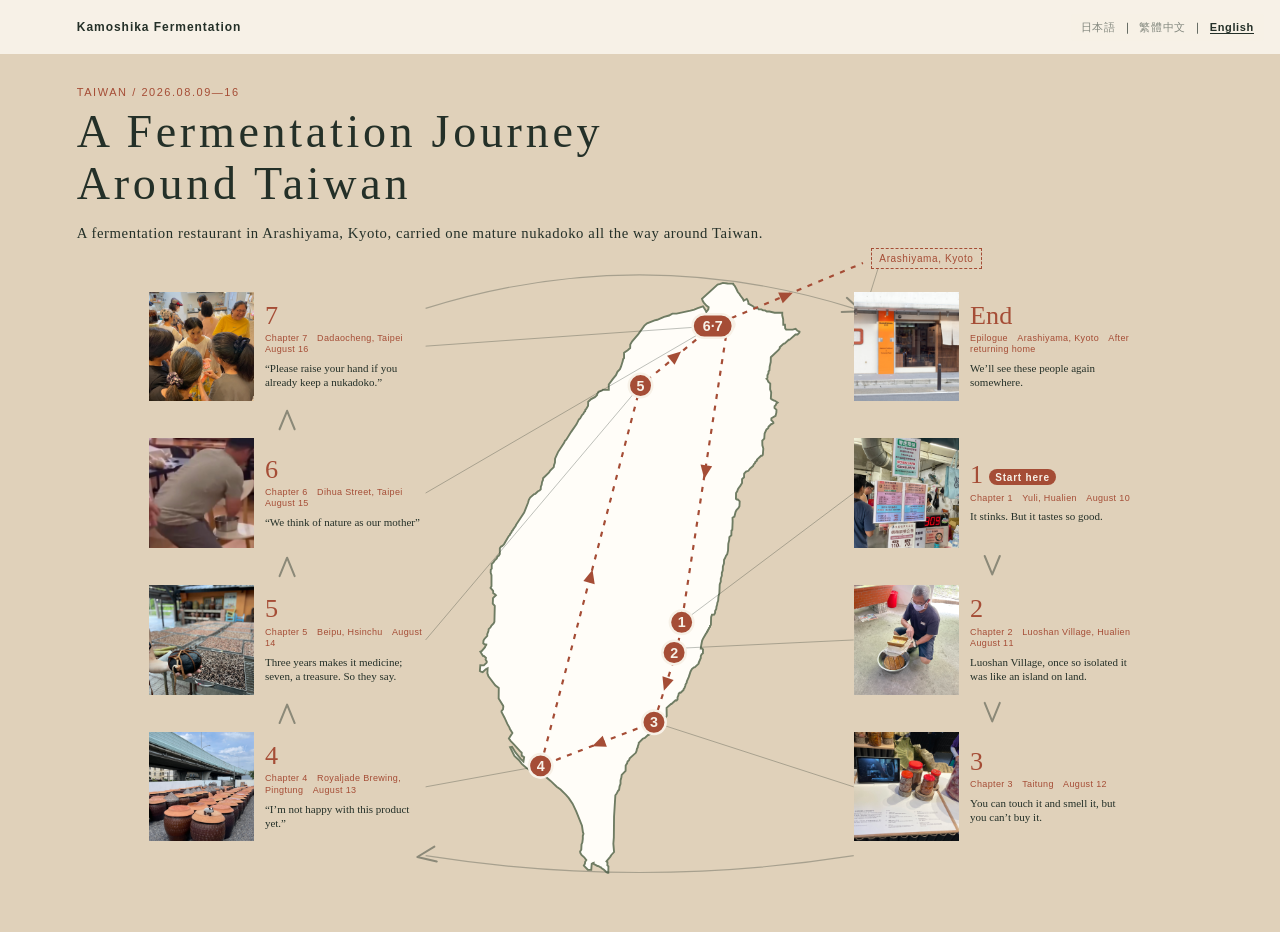
<file: journey-index.html>
<!doctype html>
<html lang="ja">
<head>
  <meta charset="utf-8"><meta name="viewport" content="width=device-width,initial-scale=1">
  <title>台湾一周・発酵の旅</title>
  <style>
    :root{--ink:#243028;--paper:#f7f1e7;--sand:#e0d1ba;--rust:#a54d36}*{box-sizing:border-box}body{margin:0;background:var(--sand);color:var(--ink);font:16px/1.5 "Hiragino Mincho ProN","Yu Mincho",serif}header{height:54px;padding:0 6vw;display:flex;align-items:center;background:var(--paper);font:bold 12px "Hiragino Kaku Gothic ProN","Yu Gothic",sans-serif;letter-spacing:.08em}.journey{min-height:calc(100svh - 54px);padding:clamp(26px,3.6vh,48px) clamp(24px,6vw,110px) clamp(28px,4vh,54px);display:grid;grid-template-rows:auto 1fr}.eyebrow{margin:0 0 8px;color:var(--rust);font:11px "Hiragino Kaku Gothic ProN","Yu Gothic",sans-serif;letter-spacing:.14em}h1{margin:0;font-size:clamp(40px,3.6vw,56px);font-weight:400;line-height:1.12;letter-spacing:.08em}.trip-layout{min-height:0;display:grid;grid-template-columns:minmax(230px,1fr) minmax(260px,.82fr) minmax(230px,1fr);align-items:center;gap:clamp(18px,3vw,56px);padding-top:clamp(16px,2.8vh,34px)}.cards{display:grid;gap:clamp(9px,1.2vh,15px)}.card{display:grid;grid-template-columns:clamp(96px,8vw,132px) 1fr;gap:12px;min-height:clamp(86px,10.5vh,128px);color:inherit;text-decoration:none;align-items:center}.card img{width:100%;height:100%;max-height:128px;aspect-ratio:4/3;object-fit:cover;background:#c2b59f}.card small{display:block;margin-bottom:5px;color:var(--rust);font:10px/1.45 "Hiragino Kaku Gothic ProN","Yu Gothic",sans-serif;letter-spacing:.04em}.card p{margin:0;font-size:clamp(12px,1.05vw,16px);line-height:1.55}.map{position:relative;width:min(100%,310px);margin:auto}.map>img{display:block;width:100%}.route{position:absolute;inset:0;width:100%;height:100%;overflow:visible}.route path{fill:none;stroke:var(--rust);stroke-width:2.2;stroke-dasharray:5 7}.route circle{fill:var(--rust);stroke:var(--paper);stroke-width:2.6}.kyoto{position:absolute;top:-5%;right:-21%;padding:4px 7px;border:1px dashed var(--rust);background:var(--sand);color:var(--rust);font:10px "Hiragino Kaku Gothic ProN","Yu Gothic",sans-serif;letter-spacing:.06em}@media(max-width:760px){header{height:50px}.journey{display:block;padding:28px 20px 45px}.trip-layout{display:flex;flex-direction:column;padding-top:24px}.map{order:-1;width:min(74vw,310px);margin:8px auto 26px}.cards{width:100%;gap:13px}.card{min-height:100px;grid-template-columns:120px 1fr}.card img{max-height:110px}}.trip-layout{position:relative;container-type:inline-size;width:min(100%,calc((100svh - 262px)*1200/760));aspect-ratio:1200/760;margin:clamp(8px,1.6vh,20px) auto 0}.stage-map{position:absolute;inset:0;width:100%;height:100%;overflow:visible}.stage-map .trail{fill:none;stroke:var(--rust);stroke-width:2.6;stroke-dasharray:6 8}.stage-map .arrow{fill:var(--rust)}.stage-map .pin circle,.stage-map .pin rect{fill:var(--rust);stroke:var(--paper);stroke-width:3}.stage-map .pin text{fill:var(--paper);font:bold 17px "Hiragino Kaku Gothic ProN","Yu Gothic",sans-serif;text-anchor:middle;dominant-baseline:central}.lede{margin:12px 0 0;font-size:clamp(14px,1.15vw,17px);letter-spacing:.04em}.stage-map .stop{fill:var(--rust);stroke:var(--paper);stroke-width:3}.stage-map .lead{stroke:var(--ink);stroke-width:1;opacity:.35}.trip-layout .map{display:none}.trip-layout .card{position:absolute;left:calc(var(--x)/1200*100%);top:calc(var(--y)/760*100%);width:27.5%;height:calc(130/760*100%);min-height:0;grid-template-columns:38% 1fr;gap:4%}.trip-layout .card{grid-template-rows:100%;overflow:hidden}.trip-layout .card img{height:100%;min-height:0;max-height:none;aspect-ratio:auto}.trip-layout .card small{font-size:max(9px,.9cqw)}.trip-layout .card p{font-size:max(12px,1.35cqw);line-height:1.45}.trip-layout .card:hover p{color:var(--rust)}.card .num{display:block;margin-bottom:.15em;color:var(--rust);font:400 max(22px,2.6cqw)/1 "Hiragino Mincho ProN","Yu Mincho",serif}.card .start{margin-left:.6em;padding:.25em .6em;border-radius:99px;background:var(--rust);color:var(--paper);font:bold max(10px,.95cqw)/1 "Hiragino Kaku Gothic ProN","Yu Gothic",sans-serif;letter-spacing:.08em;vertical-align:middle}.stage-map .flow{fill:none;stroke:var(--ink);stroke-width:2.4;stroke-linecap:round;stroke-linejoin:round;opacity:.45}.stage-map .flow-line{fill:none;stroke:var(--ink);stroke-width:1.4;opacity:.3}.trip-layout .card small{font-size:max(10px,1cqw)}.trip-layout>.kyoto{top:-1.5%;right:auto;left:73%}@media(max-width:760px){.trip-layout{width:auto;aspect-ratio:auto;display:flex;flex-direction:column;gap:13px}.stage-map,.trip-layout>.kyoto{display:none}.trip-layout .map{display:block}.trip-layout .card{position:static;width:100%;height:auto;grid-template-rows:auto;min-height:100px;grid-template-columns:120px 1fr;gap:12px}.trip-layout .card img{width:120px;height:90px;max-height:none;aspect-ratio:auto}.trip-layout .card p{font-size:15px}.trip-layout .card small{font-size:10px}}
  </style>
</head>
<body>
  <header>発酵食堂カモシカ</header>
  <main class="journey"><div><p class="eyebrow">TAIWAN / 2026.08.09—16</p><h1>台湾一周<br>発酵の旅</h1><p class="lede">京都・嵐山の発酵食堂が、熟成ぬか床をひとつ抱えて、台湾をぐるりと一周した。</p></div><div class="trip-layout">
    <svg class="stage-map" viewBox="0 0 1200 760" aria-hidden="true"><image href="images/taiwan-white-map.svg" x="390" y="10" width="420" height="742"></image><line class="lead" x1="855" y1="280" x2="650" y2="434"></line><line class="lead" x1="855" y1="455" x2="645" y2="465"></line><line class="lead" x1="855" y1="630" x2="617" y2="553"></line><line class="lead" x1="345" y1="630" x2="482" y2="605"></line><line class="lead" x1="345" y1="455" x2="601" y2="152"></line><line class="lead" x1="345" y1="280" x2="687" y2="81"></line><line class="lead" x1="345" y1="105" x2="687" y2="81"></line><line class="lead" x1="855" y1="105" x2="886" y2="6"></line><path class="flow" d="M-12 -9 L10 0 L-12 9" transform="translate(1020 367) rotate(90)"></path><path class="flow" d="M-12 -9 L10 0 L-12 9" transform="translate(1020 542) rotate(90)"></path><path class="flow" d="M-12 -9 L10 0 L-12 9" transform="translate(180 367) rotate(-90)"></path><path class="flow" d="M-12 -9 L10 0 L-12 9" transform="translate(180 192) rotate(-90)"></path><path class="flow" d="M-12 -9 L10 0 L-12 9" transform="translate(180 542) rotate(-90)"></path><path class="flow-line" d="M855 712 Q600 752 345 712"></path><path class="flow" d="M-12 -9 L10 0 L-12 9" transform="translate(345 712) rotate(171)"></path><path class="flow-line" d="M345 60 Q600 -20 855 60"></path><path class="flow" d="M-12 -9 L10 0 L-12 9" transform="translate(855 60) rotate(20)"></path><path class="trail" d="M705 79 L650 434 L645 465 L617 553 L482 605 L601 152 L687 81 L866 6"></path><path class="arrow" d="M-9 -7 L7 0 L-9 7 Z" transform="translate(678 256) rotate(99)"></path><path class="arrow" d="M-9 -7 L7 0 L-9 7 Z" transform="translate(631 509) rotate(108)"></path><path class="arrow" d="M-9 -7 L7 0 L-9 7 Z" transform="translate(550 579) rotate(159)"></path><path class="arrow" d="M-9 -7 L7 0 L-9 7 Z" transform="translate(542 378) rotate(-75)"></path><path class="arrow" d="M-9 -7 L7 0 L-9 7 Z" transform="translate(644 116) rotate(-40)"></path><path class="arrow" d="M-9 -7 L7 0 L-9 7 Z" transform="translate(776 44) rotate(-23)"></path><circle class="stop" cx="705" cy="79" r="8"></circle><g class="pin" transform="translate(650 434)"><circle r="14"></circle><text>1</text></g><g class="pin" transform="translate(641 470)"><circle r="14"></circle><text>2</text></g><g class="pin" transform="translate(617 553)"><circle r="14"></circle><text>3</text></g><g class="pin" transform="translate(482 605)"><circle r="14"></circle><text>4</text></g><g class="pin" transform="translate(601 152)"><circle r="14"></circle><text>5</text></g><g class="pin" transform="translate(687 81)"><rect x="-24" y="-14" width="48" height="28" rx="14"></rect><text>6·7</text></g></svg>
    <span class="kyoto">京都・嵐山</span>
    <div class="map"><img src="images/taiwan-white-map.svg" alt="台湾本島を一周する旅の地図"><svg class="route" viewBox="0 0 300 530" aria-hidden="true"><path d="M213 50 L253 138 L182 328 L163 390 L72 401 L151 102 L213 50 L340 -25"></path><circle cx="213" cy="50" r="6"></circle><circle cx="253" cy="138" r="6"></circle><circle cx="182" cy="328" r="6"></circle><circle cx="163" cy="390" r="6"></circle><circle cx="72" cy="401" r="6"></circle><circle cx="151" cy="102" r="6"></circle></svg><span class="kyoto">京都・嵐山</span></div>
    <a class="card" style="--x:855;--y:215" href="index.html?present=1"><img src="images/IMG_4770.JPG" alt=""><div><b class="num">1<span class="start">ここから</span></b><small>第1章　花蓮・玉里　8/10</small><p>臭い。でも、旨い。</p></div></a>
    <a class="card" style="--x:855;--y:390" href="chapter-02.html?present=1"><img src="images/chapter-02/IMG_5018.JPG" alt=""><div><b class="num">2</b><small>第2章　花蓮・羅山村　8/11</small><p>昔は陸の孤島だったという羅山村。</p></div></a>
    <a class="card" style="--x:855;--y:565" href="chapter-03.html?present=1"><img src="images/chapter-03/IMG_5197.JPG" alt=""><div><b class="num">3</b><small>第3章　台東　8/12</small><p>触れて嗅げるけど、買えない。</p></div></a>
    <a class="card" style="--x:15;--y:565" href="chapter-04.html?present=1"><img src="images/chapter-04/IMG_5414.JPG" alt=""><div><b class="num">4</b><small>第4章　屏東・皇珵醬油　8/13</small><p>「この製品は、まだ私は気に入っていません」</p></div></a>
    <a class="card" style="--x:15;--y:390" href="chapter-05.html?present=1"><img src="images/chapter-05/IMG_5603.JPEG" alt=""><div><b class="num">5</b><small>第5章　新竹・北埔　8/14</small><p>三年で薬になり、七年で宝になる、と言われて来たそう。</p></div></a>
    <a class="card" style="--x:15;--y:215" href="chapter-06.html?present=1"><img src="images/chapter-06/20260815_餅つき_動画24s.jpg" alt=""><div><b class="num">6</b><small>第6章　台北・迪化街　8/15</small><p>「私たちは、自然を母だと思っています」</p></div></a>
    <a class="card" style="--x:15;--y:40" href="chapter-07.html?present=1"><img src="images/chapter-07/IMG_5991.JPG" alt=""><div><b class="num">7</b><small>第7章　台北・大稻埕　8/16</small><p>「ぬか床をもうやっている人、手を挙げてください」</p></div></a>
    <a class="card" style="--x:855;--y:40" href="epilogue.html?present=1"><img src="images/epilogue/IMG_4398_外観_仮置き.JPG" alt=""><div><b class="num">終</b><small>終章　京都・嵐山　帰国後</small><p>この人たちとは、またどこかで会うよな、と。</p></div></a>
  </div></main>
<script src="i18n/lang.js"></script>
</body>
</html>
</file>
<file: styles.css>
:root{--ink:#243028;--paper:#f7f1e7;--sand:#e0d1ba;--rust:#a54d36;--moss:#78805f;--line:rgba(36,48,40,.24)}*{box-sizing:border-box}html{scroll-behavior:smooth}body{margin:0;background:var(--paper);color:var(--ink);font:16px/1.9 "Hiragino Mincho ProN","Yu Mincho",serif}.header{height:66px;display:flex;align-items:center;gap:18px;padding:0 6vw;font:11px "Hiragino Kaku Gothic ProN","Yu Gothic",sans-serif;letter-spacing:.09em}.header a{margin-right:auto;color:inherit;font-weight:bold;text-decoration:none}.header button,#moment-present{border:1px solid var(--ink);padding:7px 10px;background:transparent;font:inherit;cursor:pointer}.opening{min-height:calc(100svh - 66px);display:flex;flex-direction:column;justify-content:center;padding:10vw;background:var(--ink);color:var(--paper)}.eyebrow{margin:0 0 18px;color:var(--rust);font:11px "Hiragino Kaku Gothic ProN","Yu Gothic",sans-serif;letter-spacing:.14em}.opening .eyebrow{color:#e3b096}.opening h1{margin:0 0 24px;font-size:clamp(58px,11vw,150px);font-weight:400;letter-spacing:.12em;line-height:1.1}.opening>p{font-size:clamp(19px,2.3vw,28px)}.opening a{width:max-content;margin-top:30px;padding-bottom:7px;border-bottom:1px solid #e3b096;color:inherit;font:13px "Hiragino Kaku Gothic ProN","Yu Gothic",sans-serif;text-decoration:none}.chapter-intro{display:grid;grid-template-columns:1fr 1fr;gap:8vw;padding:clamp(74px,11vw,145px) 10vw;background:var(--sand)}h2{margin:0;font-size:clamp(31px,4.7vw,65px);font-weight:400;letter-spacing:.05em;line-height:1.4}.route{position:relative;min-height:150px}.route svg{width:100%;height:145px}.route path{fill:none;stroke:var(--rust);stroke-width:2;stroke-dasharray:4 8}.route g{cursor:pointer}.route circle{fill:var(--paper);stroke:var(--rust);stroke-width:3}.route g.active circle{fill:var(--rust);r:11}.route text{fill:var(--ink);font:11px sans-serif;text-anchor:middle}.route p{margin:0;font:10px sans-serif;letter-spacing:.08em}.moment-nav{display:flex;overflow-x:auto;border-bottom:1px solid var(--line);padding:0 6vw;background:#eee6d8}.moment-nav button{position:relative;min-width:180px;padding:16px 20px;border:0;border-right:1px solid var(--line);background:transparent;color:var(--ink);font:13px/1.45 "Hiragino Kaku Gothic ProN","Yu Gothic",sans-serif;text-align:left;cursor:pointer}.moment-nav button span{display:block;margin-bottom:3px;color:var(--rust);font-size:10px;letter-spacing:.08em}.moment-nav button.active{background:var(--paper);font-weight:bold}.moment{display:grid;grid-template-columns:minmax(0,1.28fr) minmax(280px,.72fr);min-height:630px;background:#eae2d4}.moment figure,.presentation figure{position:relative;margin:0;min-height:590px;overflow:hidden;background:#b5ad91}.moment figure>img,.presentation figure>img{display:block;width:100%;height:100%;min-height:590px;object-fit:cover}.moment figcaption,.presentation figcaption{position:absolute;right:10px;bottom:8px;padding:2px 7px;background:rgba(0,0,0,.4);color:white;font:10px sans-serif}.moment-text{align-self:center;padding:clamp(36px,5vw,78px)}.meta,.photo-count{color:var(--rust);font:11px "Hiragino Kaku Gothic ProN","Yu Gothic",sans-serif;letter-spacing:.08em}.moment-text h2{margin:18px 0}.lead{color:#62704f;font-size:19px}.caption-note{margin-top:28px;padding-top:18px;border-top:1px solid var(--line);font-size:13px}.photo-shelf{display:grid;grid-template-columns:.7fr 1.3fr;gap:7vw;padding:clamp(65px,10vw,130px) 10vw}.photo-shelf h2{font-size:clamp(28px,3.5vw,48px)}.thumbnails{display:grid;grid-template-columns:repeat(auto-fit,minmax(130px,1fr));gap:10px}.thumb{position:relative;min-height:150px;margin:0;padding:0;border:2px solid transparent;background:#c9bca7;cursor:pointer}.thumb.active{border-color:var(--rust)}.thumb img{width:100%;height:100%;object-fit:cover}.thumb figcaption{display:none}.note-section{display:grid;grid-template-columns:.8fr 1.2fr;gap:8vw;padding:clamp(74px,11vw,145px) 10vw;background:var(--moss);color:#fff9ef}.note-section .eyebrow{color:#f0cdab}.note-heading>p:last-child{margin-top:28px}.note-body{border-top:1px solid rgba(255,255,255,.5)}details{border-bottom:1px solid rgba(255,255,255,.5);padding:17px 0}summary{cursor:pointer;font-size:18px}details p{font-size:15px;line-height:1.9}footer{padding:28px 10vw;background:var(--ink);color:#e8ddc9;font:11px "Hiragino Kaku Gothic ProN","Yu Gothic",sans-serif;letter-spacing:.06em}.presentation{position:fixed;inset:0;z-index:20;display:grid;grid-template-columns:45px minmax(0,1.35fr) minmax(280px,.65fr) 45px;gap:2vw;align-items:center;padding:6vh 5vw;background:#131a16;color:#fff8eb}.presentation[hidden]{display:none}.presentation>button{border:0;background:transparent;color:#fff8eb;font:32px sans-serif;cursor:pointer}.presentation #close-presentation{position:absolute;top:18px;right:24px;font-size:12px}.presentation figure{min-height:72vh}.presentation figure>img{min-height:72vh}.presentation h2{margin:18px 0;font-size:clamp(30px,4vw,60px)}.presentation p{font-size:18px;line-height:2}.presenting{overflow:hidden}@media(max-width:740px){.header span{display:none}.chapter-intro,.moment,.photo-shelf,.note-section{display:block}.chapter-intro>div+div{margin-top:35px}.moment figure,.moment figure>img{min-height:62vw}.moment-text{padding:38px 24px}.photo-shelf>div+div{margin-top:30px}.note-body{margin-top:35px}.presentation{display:block;overflow:auto;padding:70px 22px}.presentation figure,.presentation figure>img{min-height:55vw;height:55vw}.presentation>button:not(#close-presentation){position:fixed;bottom:14px;z-index:3;width:44px;height:44px;border-radius:50%;background:#f7f1e7;color:var(--ink);font-size:20px}.presentation>#previous{left:18px}.presentation>#next{right:18px}.presentation div{padding:24px 4px}}@media(prefers-reduced-motion:reduce){html{scroll-behavior:auto}}

#text, #presentation-text { white-space: pre-line; }

.header>a:not(.back-map){margin-right:auto}.header .back-map{margin-right:0;white-space:nowrap;color:var(--rust)!important}.opening h1{font-size:clamp(36px,5vw,72px);letter-spacing:.06em;max-width:14em}.presentation .back-map{position:absolute;top:18px;left:24px;color:#fff8eb!important;font:12px "Hiragino Kaku Gothic ProN","Yu Gothic",sans-serif;text-decoration:none}.presentation h2{font-size:clamp(44px,4vw,60px)}.presentation p{font-size:clamp(24px,1.8vw,32px);line-height:1.75}@media(max-width:740px){.presentation .back-map{left:22px;top:22px}.presentation p{font-size:20px}}

.chapter-intro{padding:clamp(44px,5.5vw,78px) 10vw;align-items:center}.chapter-intro h2{font-size:clamp(21px,2.5vw,34px);line-height:1.75}.chapter-intro .route svg{height:auto}.chapter-intro .map-canvas{max-width:300px;margin:0 auto}

.presentation{grid-template-columns:45px minmax(0,1.15fr) minmax(360px,.85fr) 45px}.presentation h2{font-size:clamp(28px,2.3vw,44px);line-height:1.45;margin:14px 0}.presentation p{font-size:clamp(19px,1.4vw,27px);line-height:1.95}.presentation>div{max-height:86vh;overflow:auto}
</file>
